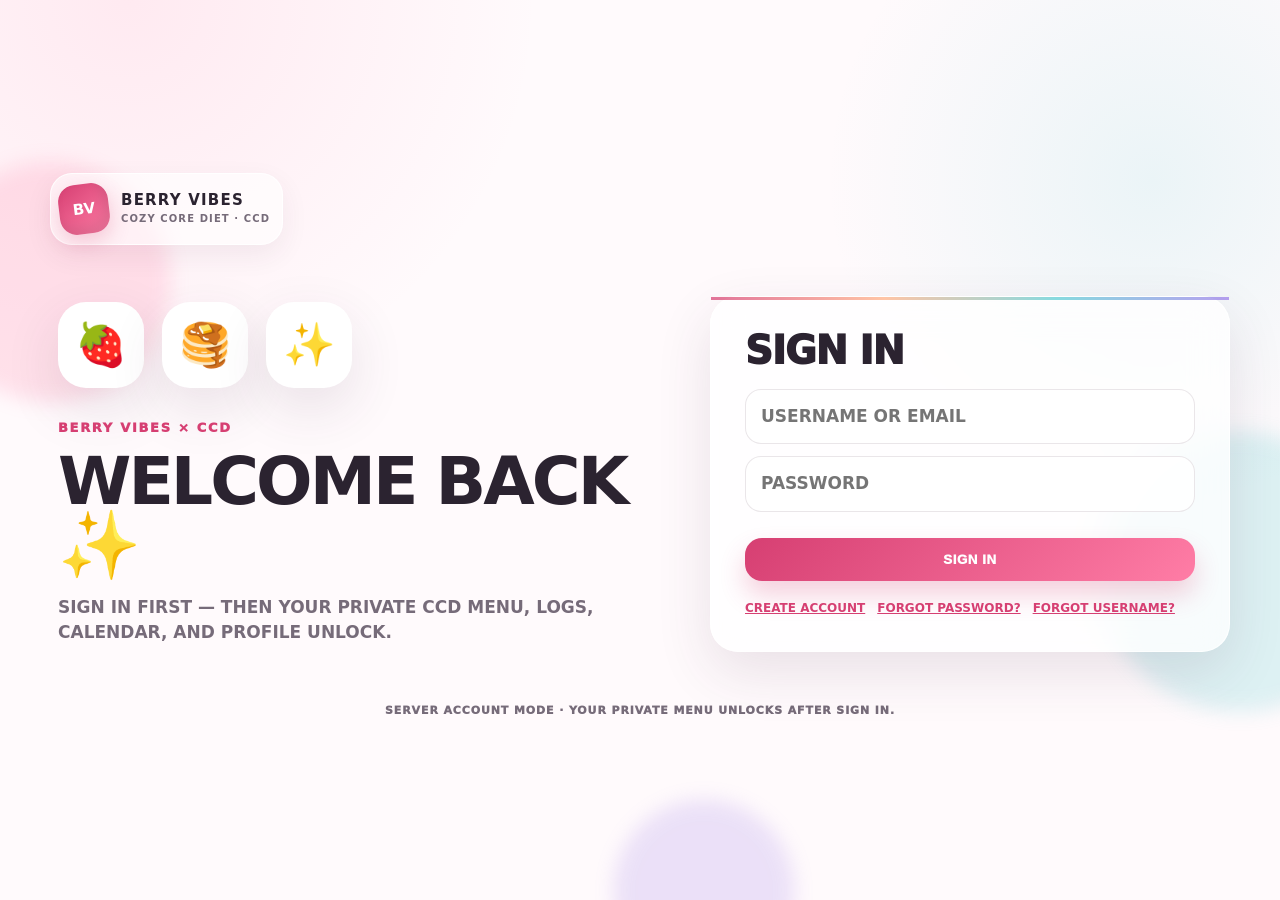
<file: index.html>
<!doctype html>
<html lang="en" data-theme="berry-cream">
<head>
<meta charset="utf-8"><meta name="viewport" content="width=device-width,initial-scale=1">
<meta name="description" content="Berry Vibes Studio Cozy Core Diet interactive website">
<title>Today · Berry Vibes CCD</title>
<link rel="stylesheet" href="style.css">
</head>
<body class="" data-page="index">
<div class="ambient ambient-a"></div><div class="ambient ambient-b"></div><div class="ambient ambient-c"></div>
<nav class="top-nav"><a class="brand" href="index.html"><span class="brand-orb">BV</span><span>BERRY VIBES × CCD</span></a><div class="nav-scroll"><a class="nav-link" href="index.html">TODAY</a><a class="nav-link" href="foods.html">FOOD</a><a class="nav-link" href="recipes.html">RECIPES</a><a class="nav-link" href="sotd.html">SOTD</a><a class="nav-link" href="exercise.html">MOVE</a><a class="nav-link" href="fasting.html">FASTING</a><a class="nav-link" href="restaurants.html">RESTAURANTS</a><a class="nav-link" href="grocery.html">GROCERY</a><a class="nav-link" href="battle.html">BATTLE</a><a class="nav-link" href="facts.html">FACTS</a><a class="nav-link" href="calendar.html">CALENDAR</a><a class="nav-link" href="period.html">PERIOD</a></div><a class="nav-auth" data-auth-link href="login.html">SIGN IN</a></nav>
<main class="page-shell">
<section class="homepage-cinematic" id="homepageCinematic" aria-label="Animated CCD visual gallery">
  <div id="heroGallerySlides" class="hero-gallery-slides"></div>
  <div class="hero-cinematic-shade"></div>
  <div class="hero-cinematic-content">
    <p class="hero-cinematic-kicker">BERRY VIBES × COZY CORE DIET</p>
    <h1 id="heroGalleryTitle">YOUR DAY, BUT VISUAL.</h1>
    <p id="heroGalleryMeta">FOOD · RECIPES · MOVEMENT · LITTLE MOMENTS</p>
    <div class="hero-cinematic-actions"><a class="btn hero-light" href="foods.html">OPEN FOOD LOG</a><a class="hero-watch" href="recipes.html"><span>▶</span> EXPLORE RECIPES</a></div>
  </div>
  <div class="hero-gallery-counter"><strong id="heroGalleryNumber">01</strong><span id="heroGalleryTotal">05</span></div>
  <div class="hero-gallery-controls"><button id="heroGalleryPrev" aria-label="Previous image">PREV</button><div id="heroGalleryDots" class="hero-gallery-dots"></div><button id="heroGalleryNext" aria-label="Next image">NEXT</button></div>
</section>

<section class="dashboard-hero kinetic-stage">
  <div class="hero-copy">
    <p class="eyebrow" id="dateLabel">TODAY</p>
    <h1 id="greeting">GOOD MORNING, DANIELLE ✨</h1>
    <p class="hero-sub">YOUR COZY CORE DIET CONTROL ROOM — LOG, MIX, MOVE, COMPARE, AND KEEP THE DAY VISUAL.</p>
    <div class="hero-actions"><a class="btn primary" href="foods.html">LOG FOOD</a><a class="btn ghost" href="recipes.html">OPEN RECIPE LAB</a></div>
  </div>
  <div class="orbit-scene" aria-hidden="true"><div class="orbit-ring ring-1"></div><div class="orbit-ring ring-2"></div><div class="float-chip chip-a">🥞</div><div class="float-chip chip-b">💧</div><div class="float-chip chip-c">🚶🏽‍♀️</div><div class="float-chip chip-d">🍪</div><div class="core-orb"><span>CCD</span><small>PLAY MODE</small></div></div>
</section>
<section class="metric-ribbon" id="todayMetrics"></section>
<section class="two-col dashboard-grid">
  <article class="glass-card tilt-card"><div class="section-kicker">HORIZONTAL MACRO VIEW</div><h2>MACROS SO FAR</h2><div id="macroBars" class="bar-stack"></div></article>
  <article class="glass-card tilt-card"><div class="section-kicker">HORIZONTAL FOOD PYRAMID</div><h2>CCD FOOD PYRAMID</h2><div id="pyramidBars" class="bar-stack"></div></article>
</section>
<section class="three-col">
  <article class="glass-card hydration-card"><div class="section-kicker">WATER</div><div class="hydration-title-row"><h2>HYDRATION FLOW 💧</h2><span class="hydration-goal">DAILY VISUAL</span></div><div class="hydration-score"><strong id="waterCount">0</strong><span>/ 5 BOTTLES</span></div><div class="hydration-meter" aria-label="Hydration progress"><div id="waterMeterFill" class="hydration-meter-fill"></div><div id="waterBottleSteps" class="hydration-bottle-steps"></div></div><p id="hydrationMessage" class="hydration-message">START YOUR WATER STORY ✨</p><div class="hydration-actions"><button data-water="1">+ 1 BOTTLE</button><button data-water="2">+ 2</button><button data-water="-1">UNDO</button></div></article>
  <article class="glass-card"><div class="section-kicker">MOVEMENT STAYS SEPARATE</div><h2>MOVE BURN</h2><div class="big-number" id="burnToday">0</div><p>KCAL ESTIMATED FROM TODAY'S LOGGED MOVEMENT.</p><a href="exercise.html" class="text-link">OPEN MOVEMENT →</a></article>
  <article class="glass-card"><div class="section-kicker">FASTING WINDOW</div><h2>LAST FAST</h2><div class="big-number smallish" id="fastSummary">—</div><p id="fastMeta">NO FAST LOGGED YET.</p><a href="fasting.html" class="text-link">LOG FAST →</a></article>
</section>
<section class="glass-card timeline-card"><div class="section-row"><div><div class="section-kicker">TODAY'S STORY</div><h2>LOG TIMELINE</h2></div><a class="btn tiny ghost" href="calendar.html">CALENDAR</a></div><div id="timeline" class="timeline"></div></section>
<section class="glass-card"><div class="section-row"><div><div class="section-kicker">REAL FOOD PHOTOGRAPHY</div><h2>QUICK FOOD PORTALS</h2></div><a class="text-link" href="foods.html">SEE ALL →</a></div><div id="photoPortal" class="photo-grid"></div></section>
<footer class="ccd-footer"><strong>LET’S MAKE...</strong><span>THE NEXT COZY THING 😋✨</span></footer>
</main>
<div id="toast" class="toast" aria-live="polite"></div>
<script src="config.js"></script><script src="data.js"></script><script src="script.js"></script>
</body></html>
</file>
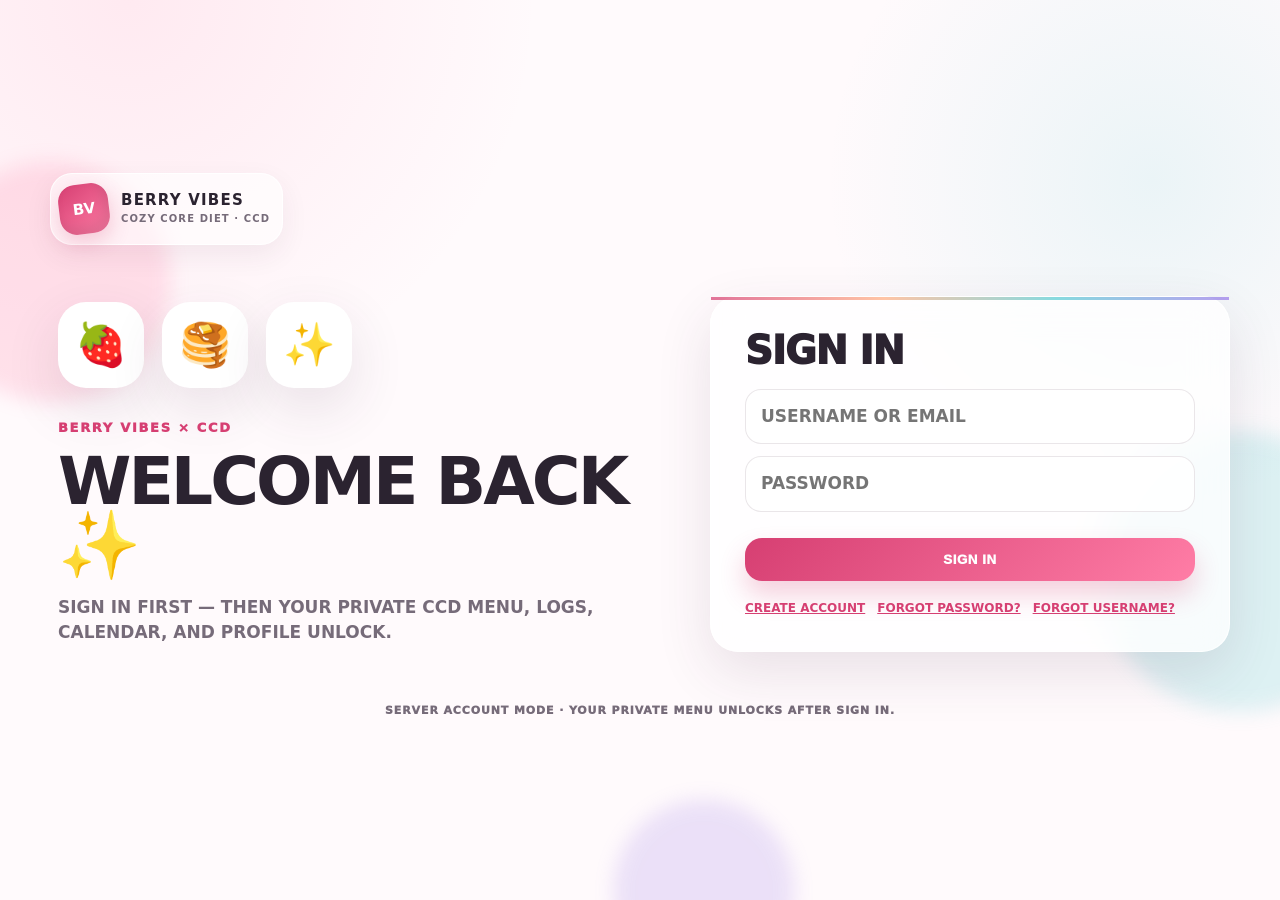
<file: battle.html>
<!doctype html>
<html lang="en" data-theme="berry-cream">
<head>
<meta charset="utf-8"><meta name="viewport" content="width=device-width,initial-scale=1">
<meta name="description" content="Berry Vibes Studio Cozy Core Diet interactive website">
<title>Food Battle · Berry Vibes CCD</title>
<link rel="stylesheet" href="style.css">
</head>
<body class="" data-page="battle">
<div class="ambient ambient-a"></div><div class="ambient ambient-b"></div><div class="ambient ambient-c"></div>
<nav class="top-nav"><a class="brand" href="index.html"><span class="brand-orb">BV</span><span>BERRY VIBES × CCD</span></a><div class="nav-scroll"><a class="nav-link" href="index.html">TODAY</a><a class="nav-link" href="foods.html">FOOD</a><a class="nav-link" href="recipes.html">RECIPES</a><a class="nav-link" href="sotd.html">SOTD</a><a class="nav-link" href="exercise.html">MOVE</a><a class="nav-link" href="fasting.html">FASTING</a><a class="nav-link" href="restaurants.html">RESTAURANTS</a><a class="nav-link" href="grocery.html">GROCERY</a><a class="nav-link" href="battle.html">BATTLE</a><a class="nav-link" href="facts.html">FACTS</a><a class="nav-link" href="calendar.html">CALENDAR</a><a class="nav-link" href="period.html">PERIOD</a></div><a class="nav-auth" data-auth-link href="login.html">SIGN IN</a></nav>
<main class="page-shell">
<section class="page-head"><p class="eyebrow">FOOD COMPARISON BATTLE</p><h1>CHOOSE TWO FOODS. PICK A METRIC. CROWN A WINNER. 👑</h1></section>
<section class="battle-console glass-card"><div class="battle-selectors"><select id="battleLeft" class="input"></select><div class="versus-orb">VS</div><select id="battleRight" class="input"></select></div><div class="segmented battle-metrics"><button data-battle-metric="calories" class="active">CALORIES</button><button data-battle-metric="protein">PROTEIN</button><button data-battle-metric="fiber">FIBER</button><button data-battle-metric="carbs">CARBS</button></div><div id="battleArena" class="battle-arena"></div><div id="battleWinner" class="winner-stage"></div></section>
<footer class="ccd-footer"><strong>LET’S MAKE...</strong><span>THE FOOD BATTLE DRAMATIC FOR NO REASON 😂👑</span></footer>
</main>
<div id="toast" class="toast" aria-live="polite"></div>
<script src="config.js"></script><script src="data.js"></script><script src="script.js"></script>
</body></html>
</file>
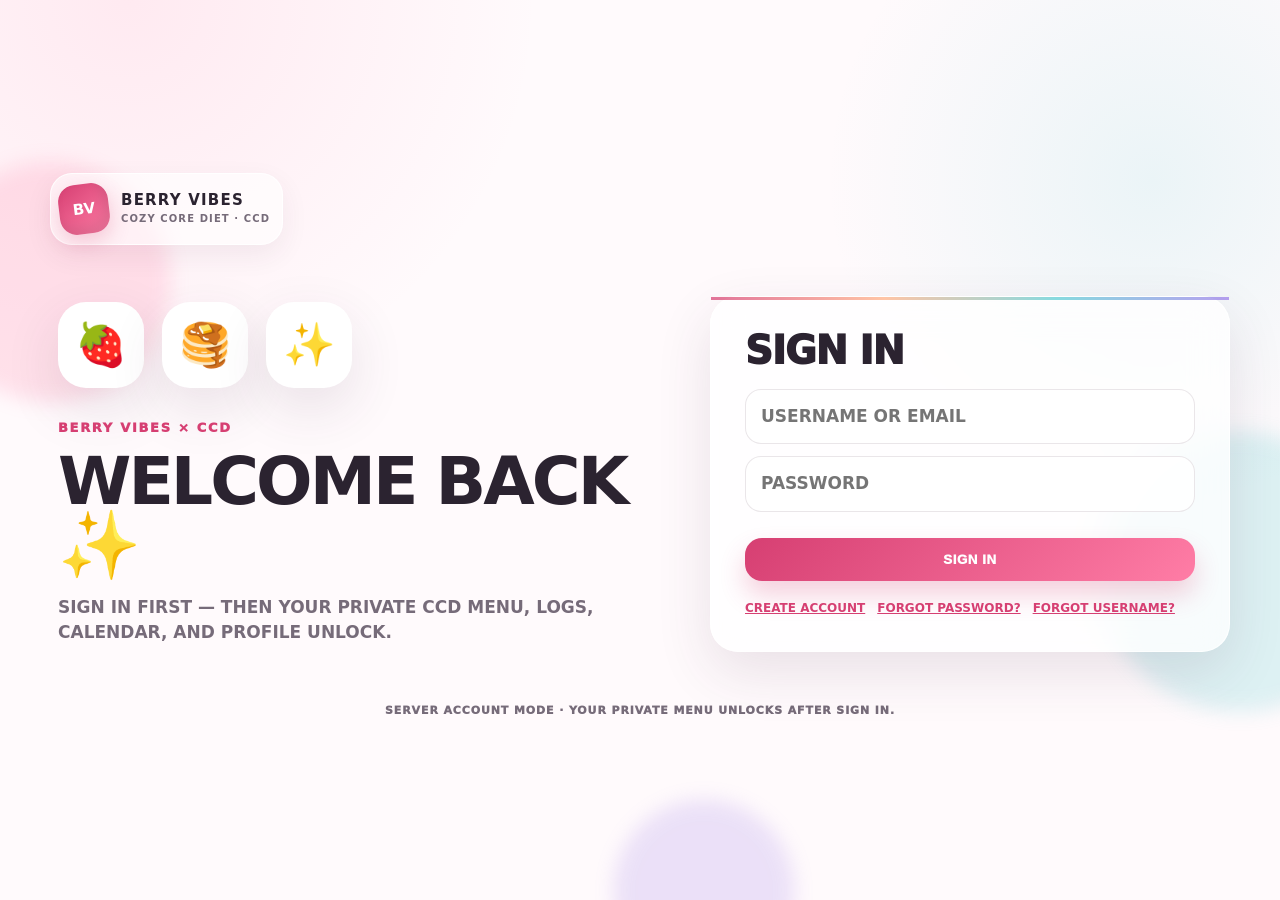
<file: calendar.html>
<!doctype html><html lang="en" data-theme="berry-cream"><head><meta charset="utf-8"><meta name="viewport" content="width=device-width,initial-scale=1"><meta name="description" content="Berry Vibes Studio Cozy Core Diet interactive website"><title>Calendar · Berry Vibes CCD</title><link rel="stylesheet" href="style.css"></head><body data-page="calendar"><div class="ambient ambient-a"></div><div class="ambient ambient-b"></div><div class="ambient ambient-c"></div><nav class="top-nav"><a class="brand" href="index.html"><span class="brand-orb">BV</span><span>BERRY VIBES × CCD</span></a><div class="nav-scroll"><a class="nav-link" href="index.html">TODAY</a><a class="nav-link" href="foods.html">FOOD</a><a class="nav-link" href="recipes.html">RECIPES</a><a class="nav-link" href="sotd.html">SOTD</a><a class="nav-link" href="exercise.html">MOVE</a><a class="nav-link" href="fasting.html">FASTING</a><a class="nav-link" href="restaurants.html">RESTAURANTS</a><a class="nav-link" href="grocery.html">GROCERY</a><a class="nav-link" href="battle.html">BATTLE</a><a class="nav-link" href="facts.html">FACTS</a><a class="nav-link" href="calendar.html">CALENDAR</a><a class="nav-link" href="period.html">PERIOD</a></div><a class="nav-auth" data-auth-link href="login.html">SIGN IN</a></nav><main class="page-shell"><section class="page-head"><p class="eyebrow">INTERACTIVE CALENDAR</p><h1>PLAN IT. EDIT IT. LOG IT. 📅✨</h1><p>FOOD, MOVEMENT, FASTING, RESTAURANTS, WATER AND YOUR OWN PLANS LIVE TOGETHER — WITH EDIT + DELETE CONTROLS.</p></section>
<section class="glass-card calendar-shell"><div class="calendar-head"><button id="calPrev" class="btn tiny ghost" type="button">←</button><h2 id="calTitle">MONTH</h2><button id="calNext" class="btn tiny ghost" type="button">→</button></div><div class="calendar-legend"><span><i class="legend-dot food"></i> FOOD</span><span><i class="legend-dot move"></i> MOVE</span><span><i class="legend-dot fast"></i> FAST</span><span><i class="legend-dot restaurant"></i> RESTAURANT</span><span><i class="legend-dot water"></i> WATER</span><span><i class="legend-dot plan"></i> PLAN</span></div><div class="weekdays"><span>SUN</span><span>MON</span><span>TUE</span><span>WED</span><span>THU</span><span>FRI</span><span>SAT</span></div><div id="calendarGrid" class="calendar-grid"></div></section>
<section class="two-col wide-left calendar-editor-layout"><article class="glass-card"><div class="section-kicker">SELECTED DAY</div><h2 id="selectedDayTitle">PICK A DATE</h2><div id="selectedDaySummary" class="day-summary-ribbon"></div><div id="selectedDayLogs" class="calendar-log-list"></div></article><aside class="glass-card sticky-card"><div class="section-kicker">PLAN SOMETHING</div><h2>ADD A PLAN</h2><input id="planTitle" class="input" placeholder="PLAN TITLE"><div class="form-grid"><select id="planType" class="input"><option value="meal">MEAL</option><option value="movement">MOVEMENT</option><option value="grocery">GROCERY</option><option value="recipe">RECIPE</option><option value="appointment">APPOINTMENT</option><option value="reminder">REMINDER</option><option value="other">OTHER</option></select><input id="planTime" class="input" type="time"></div><textarea id="planNote" class="input textarea" placeholder="NOTE · OPTIONAL"></textarea><button id="savePlanBtn" class="btn primary full">ADD TO SELECTED DAY</button><div class="section-kicker gap-top">WATER ON THIS DAY</div><div class="water-day-editor"><button id="waterDayMinus" class="icon-btn">−</button><strong id="selectedWaterCount">0 BOTTLES</strong><button id="waterDayPlus" class="icon-btn">+</button></div>
<div class="section-kicker gap-top">PHOTO OF FOOD I MADE</div><div class="calendar-photo-uploader"><input id="calendarFoodPhotoName" class="input" placeholder="FOOD / RECIPE NAME"><label class="upload-zone">📸 UPLOAD FOOD PHOTO<input id="calendarFoodPhotoInput" type="file" accept="image/*"></label><div id="calendarFoodPhotoPreview" class="upload-preview"></div><button id="saveCalendarFoodPhotoBtn" class="btn secondary full">ADD PHOTO TO SELECTED DAY</button></div></aside></section>
<dialog id="calendarEditDialog" class="recipe-dialog"><button class="dialog-close" data-close-dialog="calendarEditDialog">×</button><div class="dialog-content"><div class="section-kicker">EDIT LOG</div><h2 id="calendarEditHeading">EDIT ENTRY</h2><input id="editLogName" class="input" placeholder="NAME"><div class="form-grid"><input id="editLogDate" class="input" type="date"><input id="editLogTime" class="input" placeholder="TIME · E.G. 11:30 AM"><input id="editLogCalories" class="input" type="number" min="0" step="1" placeholder="CALORIES"><input id="editLogBurn" class="input" type="number" min="0" step="1" placeholder="BURN"><input id="editLogProtein" class="input" type="number" min="0" step="0.1" placeholder="PROTEIN"><input id="editLogCarbs" class="input" type="number" min="0" step="0.1" placeholder="CARBS"><input id="editLogFat" class="input" type="number" min="0" step="0.1" placeholder="FAT"><input id="editLogFiber" class="input" type="number" min="0" step="0.1" placeholder="FIBER"></div><textarea id="editLogNote" class="input textarea" placeholder="NOTE"></textarea><button id="saveEditedLogBtn" class="btn primary full">SAVE CHANGES</button></div></dialog>
<footer class="ccd-footer"><strong>LET’S MAKE...</strong><span>THE MONTH ACTUALLY EDITABLE 📅💗</span></footer></main><div id="toast" class="toast" aria-live="polite"></div><script src="config.js"></script><script src="data.js"></script><script src="script.js"></script></body></html>
</file>
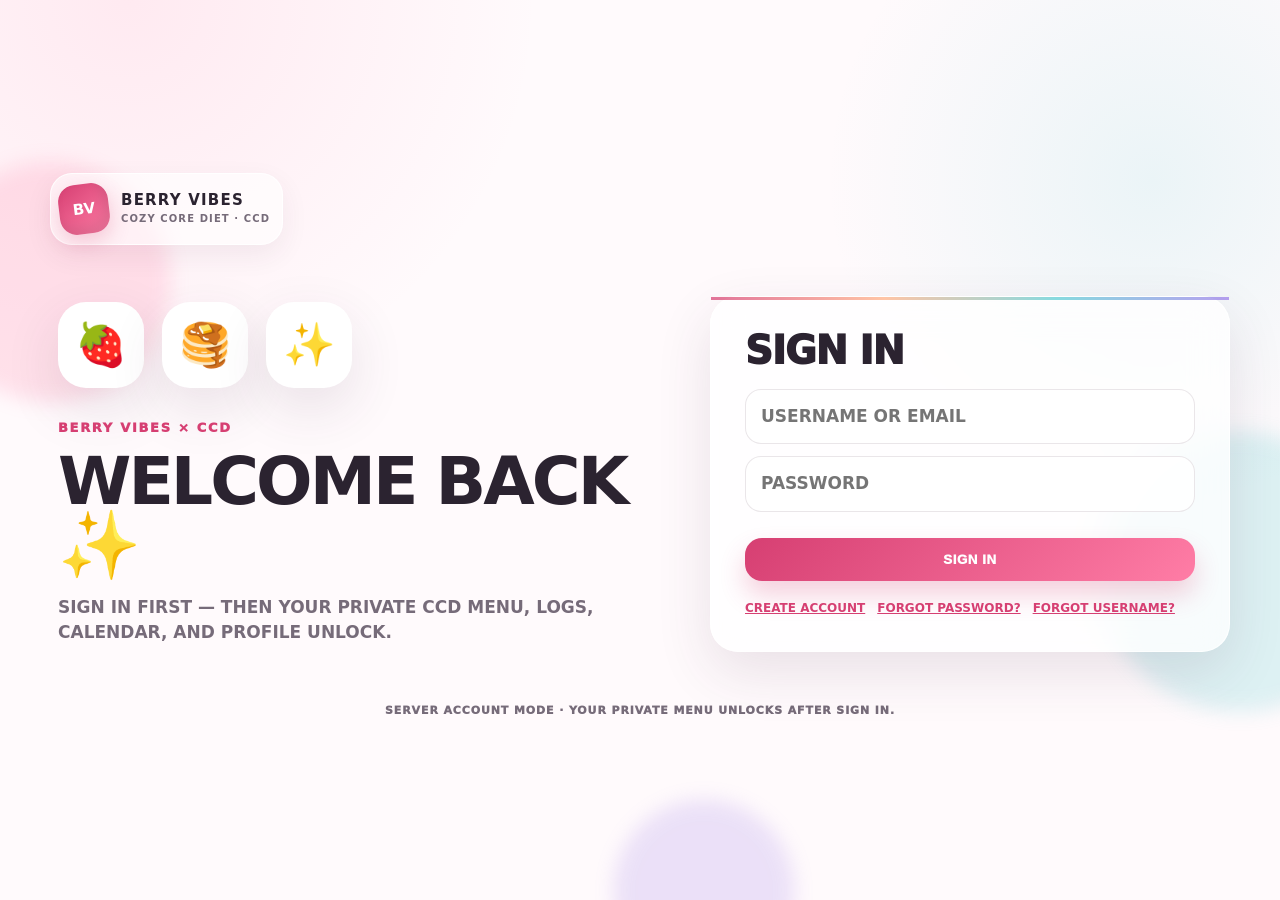
<file: exercise.html>
<!doctype html>
<html lang="en" data-theme="berry-cream">
<head>
<meta charset="utf-8"><meta name="viewport" content="width=device-width,initial-scale=1">
<meta name="description" content="Berry Vibes Studio Cozy Core Diet interactive website">
<title>Movement · Berry Vibes CCD</title>
<link rel="stylesheet" href="style.css">
</head>
<body class="" data-page="exercise">
<div class="ambient ambient-a"></div><div class="ambient ambient-b"></div><div class="ambient ambient-c"></div>
<nav class="top-nav"><a class="brand" href="index.html"><span class="brand-orb">BV</span><span>BERRY VIBES × CCD</span></a><div class="nav-scroll"><a class="nav-link" href="index.html">TODAY</a><a class="nav-link" href="foods.html">FOOD</a><a class="nav-link" href="recipes.html">RECIPES</a><a class="nav-link" href="sotd.html">SOTD</a><a class="nav-link" href="exercise.html">MOVE</a><a class="nav-link" href="fasting.html">FASTING</a><a class="nav-link" href="restaurants.html">RESTAURANTS</a><a class="nav-link" href="grocery.html">GROCERY</a><a class="nav-link" href="battle.html">BATTLE</a><a class="nav-link" href="facts.html">FACTS</a><a class="nav-link" href="calendar.html">CALENDAR</a><a class="nav-link" href="period.html">PERIOD</a></div><a class="nav-auth" data-auth-link href="login.html">SIGN IN</a></nav>
<main class="page-shell">
<section class="page-head"><p class="eyebrow">MOVEMENT</p><h1>PICK THE MOVE — CHOOSE START + FINISH TIME — DURATION AUTO-CALCULATES 💃🏽</h1><p>LOG THE REAL TIME WINDOW YOU EXERCISED. NO MANUAL DURATION OR CALORIE-BURN INPUT.</p></section>
<section class="two-col wide-left"><article class="glass-card"><div id="movementDeck" class="movement-deck"></div></article><aside class="glass-card sticky-card"><div class="section-kicker">MOVEMENT CONSOLE</div><div id="movementSelected" class="selected-food empty-state">PICK A MOVEMENT.</div>
<div class="movement-time-block gap-top">
  <div class="section-kicker">STARTED · WHAT TIME?</div>
  <div class="time-wheel compact-wheel" data-time-wheel id="movementStartTime" aria-label="Exercise start time"></div>
</div>
<div class="movement-time-block">
  <div class="section-kicker">FINISHED · WHAT TIME?</div>
  <div class="time-wheel compact-wheel" data-time-wheel data-offset-minutes="30" id="movementEndTime" aria-label="Exercise finish time"></div>
</div>
<div class="duration-console movement-duration-auto">
  <div class="duration-display"><strong id="movementDurationBig">30</strong><span>MINUTES TOTAL</span></div>
  <div class="time-range-readout"><span id="movementStartLabel">—</span><b>→</b><span id="movementEndLabel">—</span></div>
  <p class="duration-help">DURATION IS CALCULATED AUTOMATICALLY FROM YOUR START AND FINISH TIMES.</p>
</div>
<div class="burn-meter"><strong id="movementBurn">0</strong><span>EST. KCAL · AUTO FROM DURATION</span></div>
<button id="logMovementBtn" class="btn primary full">LOG MOVEMENT ✨</button></aside></section>
<section class="glass-card"><div class="section-kicker">TODAY'S MOVEMENT</div><h2>SEPARATE FROM MAINTENANCE GAP</h2><div id="movementHistory" class="mini-log-grid"></div></section>
<footer class="ccd-footer"><strong>LET’S MAKE...</strong><span>MOVEMENT FEEL PLAYABLE 🎵🩰</span></footer>
</main>
<div id="toast" class="toast" aria-live="polite"></div>
<script src="config.js"></script><script src="data.js"></script><script src="script.js"></script>
</body></html>
</file>
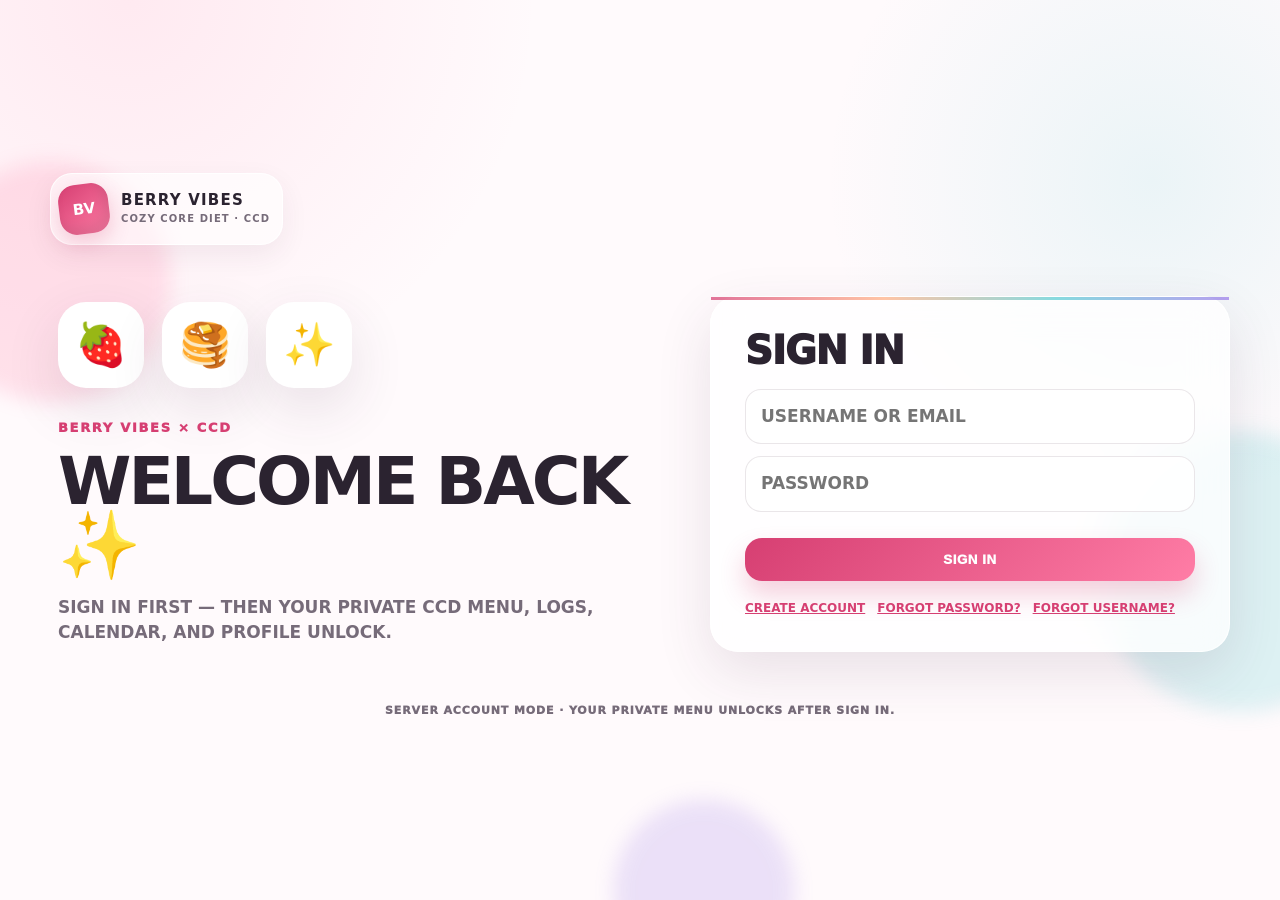
<file: facts.html>
<!doctype html>
<html lang="en" data-theme="berry-cream">
<head>
<meta charset="utf-8"><meta name="viewport" content="width=device-width,initial-scale=1">
<meta name="description" content="Berry Vibes Studio Cozy Core Diet interactive website">
<title>Facts · Berry Vibes CCD</title>
<link rel="stylesheet" href="style.css">
</head>
<body class="" data-page="facts">
<div class="ambient ambient-a"></div><div class="ambient ambient-b"></div><div class="ambient ambient-c"></div>
<nav class="top-nav"><a class="brand" href="index.html"><span class="brand-orb">BV</span><span>BERRY VIBES × CCD</span></a><div class="nav-scroll"><a class="nav-link" href="index.html">TODAY</a><a class="nav-link" href="foods.html">FOOD</a><a class="nav-link" href="recipes.html">RECIPES</a><a class="nav-link" href="sotd.html">SOTD</a><a class="nav-link" href="exercise.html">MOVE</a><a class="nav-link" href="fasting.html">FASTING</a><a class="nav-link" href="restaurants.html">RESTAURANTS</a><a class="nav-link" href="grocery.html">GROCERY</a><a class="nav-link" href="battle.html">BATTLE</a><a class="nav-link" href="facts.html">FACTS</a><a class="nav-link" href="calendar.html">CALENDAR</a><a class="nav-link" href="period.html">PERIOD</a></div><a class="nav-auth" data-auth-link href="login.html">SIGN IN</a></nav>
<main class="page-shell">
<section class="page-head"><p class="eyebrow">DAILY CCD LINES</p><h1>THREE DAILY RECIPE LINES + THREE MOVEMENT LINES 💡</h1><p>THE DAILY SET CHANGES WITH THE DATE. YOU CAN ALSO PICK A RECIPE OR MOVEMENT FOR ITS OWN THREE-LINER SET.</p></section>
<section class="two-col"><article class="glass-card"><div class="section-kicker">TODAY'S RECIPE THREE</div><div id="dailyRecipeFacts" class="fact-stack"></div></article><article class="glass-card"><div class="section-kicker">TODAY'S MOVEMENT THREE</div><div id="dailyMovementFacts" class="fact-stack"></div></article></section>
<section class="two-col"><article class="glass-card"><h2>PICK A RECIPE</h2><select id="factRecipeSelect" class="input"></select><div id="selectedRecipeFacts" class="fact-stack"></div></article><article class="glass-card"><h2>PICK A MOVEMENT</h2><select id="factMovementSelect" class="input"></select><div id="selectedMovementFacts" class="fact-stack"></div></article></section>
<footer class="ccd-footer"><strong>LET’S MAKE...</strong><span>THE LITTLE DETAILS FUN ✨</span></footer>
</main>
<div id="toast" class="toast" aria-live="polite"></div>
<script src="config.js"></script><script src="data.js"></script><script src="script.js"></script>
</body></html>
</file>
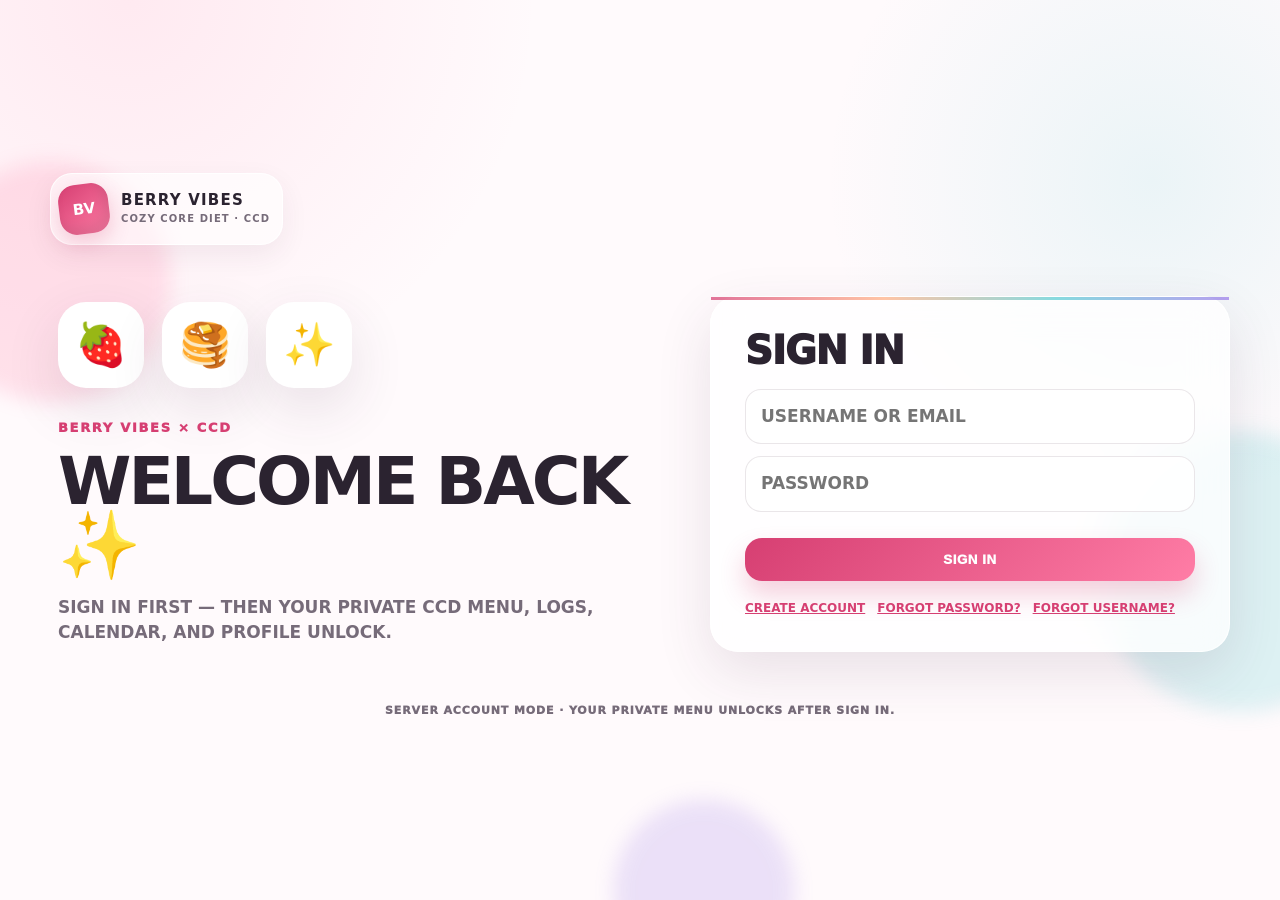
<file: fasting.html>
<!doctype html>
<html lang="en" data-theme="berry-cream">
<head>
<meta charset="utf-8"><meta name="viewport" content="width=device-width,initial-scale=1">
<meta name="description" content="Berry Vibes Studio Cozy Core Diet interactive website">
<title>Fasting · Berry Vibes CCD</title>
<link rel="stylesheet" href="style.css">
</head>
<body class="" data-page="fasting">
<div class="ambient ambient-a"></div><div class="ambient ambient-b"></div><div class="ambient ambient-c"></div>
<nav class="top-nav"><a class="brand" href="index.html"><span class="brand-orb">BV</span><span>BERRY VIBES × CCD</span></a><div class="nav-scroll"><a class="nav-link" href="index.html">TODAY</a><a class="nav-link" href="foods.html">FOOD</a><a class="nav-link" href="recipes.html">RECIPES</a><a class="nav-link" href="sotd.html">SOTD</a><a class="nav-link" href="exercise.html">MOVE</a><a class="nav-link" href="fasting.html">FASTING</a><a class="nav-link" href="restaurants.html">RESTAURANTS</a><a class="nav-link" href="grocery.html">GROCERY</a><a class="nav-link" href="battle.html">BATTLE</a><a class="nav-link" href="facts.html">FACTS</a><a class="nav-link" href="calendar.html">CALENDAR</a><a class="nav-link" href="period.html">PERIOD</a></div><a class="nav-auth" data-auth-link href="login.html">SIGN IN</a></nav>
<main class="page-shell">
<section class="page-head"><p class="eyebrow">FASTING</p><h1>FASTING WINDOW LOG — NO COUNTDOWN TIMER ⏳</h1><p>CHOOSE A FAST TYPE, THEN USE THE SAME SCROLL-WHEEL TIME INPUT FOR START + BREAK.</p></section>
<section class="glass-card"><div id="fastPresetDeck" class="fast-preset-deck"></div></section>
<section class="glass-card fasting-quick-card">
  <div class="fasting-quick-copy">
    <span class="last-meal-fast-icon">🍽️</span>
    <div><div class="section-kicker">SMART START</div><h2>START MY FAST AFTER MY LAST MEAL</h2><p>THE WEBSITE FINDS YOUR LATEST TIMED FOOD, SNACK/SOTD, OR RESTAURANT LOG FOR THAT DAY, STARTS THE FAST AT THAT TIME, AND LOGS THE START IMMEDIATELY.</p></div>
  </div>
  <div class="fasting-quick-grid">
    <div class="last-meal-date-row"><label for="fastStartDate">DAY</label><input id="fastStartDate" class="input compact-date" type="date"></div>
    <div id="lastMealFastStatus" class="last-meal-fast-status">SELECT A DATE, THEN I’LL FIND YOUR LAST MEAL.</div>
    <button id="startFastAfterLastMealBtn" class="btn last-meal-btn" type="button"><span>🍽️</span><span>START FAST AFTER MY LAST MEAL</span><span>✨</span></button>
  </div>
</section>
<section class="fasting-workspace">
  <article class="glass-card fasting-panel fasting-start-panel">
    <div class="fasting-panel-head"><div><div class="section-kicker">MANUAL START</div><h2>CHOOSE A START TIME</h2></div><span class="fasting-step">01</span></div>
    <p class="fasting-panel-copy">USE THIS ONLY WHEN YOU WANT TO SET THE FAST START YOURSELF.</p>
    <div class="time-wheel fasting-time-wheel" data-time-wheel id="fastStartTime"></div>
    <button id="saveFastStartBtn" class="btn secondary full fasting-save-btn">START + LOG FAST</button>
  </article>
  <article class="glass-card fasting-panel fasting-break-panel">
    <div class="fasting-panel-head"><div><div class="section-kicker">BREAK FAST</div><h2>WHEN DID YOU BREAK IT?</h2></div><span class="fasting-step">02</span></div>
    <div class="fast-break-date-card"><label for="fastBreakDate">BREAK DATE</label><input id="fastBreakDate" class="input compact-date" type="date"></div>
    <div class="time-wheel fasting-time-wheel" data-time-wheel id="fastBreakTime"></div>
    <button id="saveFastBreakBtn" class="btn primary full fasting-save-btn">BREAK + LOG FAST</button>
    <div class="fasting-helper-note"><span>✨</span><p>YOUR FAST LENGTH IS CALCULATED AUTOMATICALLY FROM THE SAVED START → BREAK TIME.</p></div>
  </article>
</section>
<section class="glass-card"><div class="section-kicker">FAST START + BREAK HISTORY</div><div id="fastHistory" class="mini-log-grid"></div></section>
<footer class="ccd-footer"><strong>LET’S MAKE...</strong><span>TIME INPUT SMOOTH, NOT BORING ✨</span></footer>
</main>
<div id="toast" class="toast" aria-live="polite"></div>
<script src="config.js"></script><script src="data.js"></script><script src="script.js"></script>
</body></html>
</file>
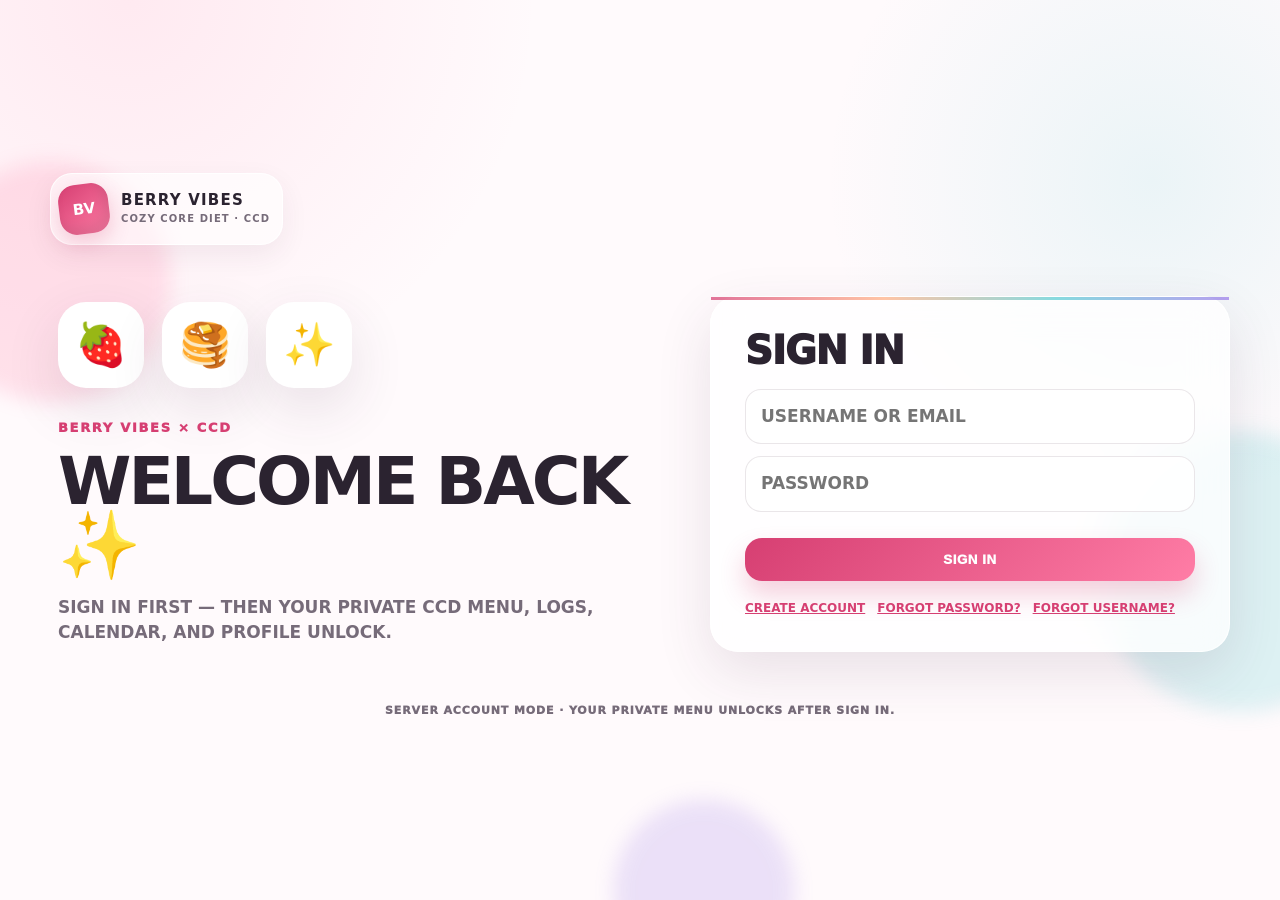
<file: foods.html>
<!doctype html>
<html lang="en" data-theme="berry-cream">
<head>
<meta charset="utf-8"><meta name="viewport" content="width=device-width,initial-scale=1">
<meta name="description" content="Berry Vibes Studio Cozy Core Diet interactive website">
<title>Food Log · Berry Vibes CCD</title>
<link rel="stylesheet" href="style.css">
</head>
<body class="" data-page="foods">
<div class="ambient ambient-a"></div><div class="ambient ambient-b"></div><div class="ambient ambient-c"></div>
<nav class="top-nav"><a class="brand" href="index.html"><span class="brand-orb">BV</span><span>BERRY VIBES × CCD</span></a><div class="nav-scroll"><a class="nav-link" href="index.html">TODAY</a><a class="nav-link" href="foods.html">FOOD</a><a class="nav-link" href="recipes.html">RECIPES</a><a class="nav-link" href="sotd.html">SOTD</a><a class="nav-link" href="exercise.html">MOVE</a><a class="nav-link" href="fasting.html">FASTING</a><a class="nav-link" href="restaurants.html">RESTAURANTS</a><a class="nav-link" href="grocery.html">GROCERY</a><a class="nav-link" href="battle.html">BATTLE</a><a class="nav-link" href="facts.html">FACTS</a><a class="nav-link" href="calendar.html">CALENDAR</a><a class="nav-link" href="period.html">PERIOD</a></div><a class="nav-auth" data-auth-link href="login.html">SIGN IN</a></nav>
<main class="page-shell">
<section class="page-head"><p class="eyebrow">FOOD LOG</p><h1>SCROLL THE TIME. PICK THE FOOD. LOG IT. 🍽️</h1><p>KNOWN CCD FOODS USE BUILT-IN NUTRITION — NO MANUAL MACRO TYPING.</p></section>
<section class="two-col wide-left food-log-layout">
 <article class="glass-card food-picker-card"><div class="section-kicker">1 · PICK A FOOD</div><div class="search-row"><input id="foodSearch" class="input" placeholder="SEARCH CCD + MY CUSTOM FOODS"><select id="mealSlot" class="input" aria-label="Choose meal type"><option value="BREAKFAST">BREAKFAST</option><option value="LUNCH">LUNCH</option><option value="SNACK">SNACK</option><option value="SOTD">SOTD</option><option value="DINNER">DINNER</option></select></div><div id="mealFilterStatus" class="meal-filter-status" aria-live="polite"></div><div id="foodResults" class="food-deck"></div></article>
 <aside class="glass-card sticky-card food-detail-card"><div class="section-kicker">2 · LOG DETAILS</div><div id="selectedFood" class="selected-food empty-state">CHOOSE A FOOD CARD.</div><label class="field-label">SERVINGS <span id="foodServingLabel">1.0×</span></label><input id="foodServing" type="range" min="0.25" max="4" step="0.25" value="1"><div id="foodNutritionPreview" class="mini-macros"></div><div class="section-kicker gap-top">3 · DRINK WITH THIS FOOD · OPTIONAL</div>
<div class="drink-console">
  <select id="drinkPreset" class="input" aria-label="Drink with this food">
    <option value="none">NO DRINK</option>
    <option value="water">WATER</option>
    <option value="cinnamon-coffee">HOT CINNAMON COFFEE</option>
    <option value="orange-juice">ORANGE JUICE</option>
    <option value="skim-milk">SKIM MILK</option>
    <option value="custom">OTHER / CUSTOM DRINK</option>
  </select>
  <div id="drinkPresetFields" class="drink-preset-fields" hidden>
    <label class="field-label">DRINK SERVING <span id="drinkServingLabel">1.0×</span></label>
    <input id="drinkServing" type="range" min="0.5" max="3" step="0.5" value="1">
    <div id="drinkNutritionPreview" class="mini-macros drink-macros"></div>
  </div>
  <div id="drinkCustomFields" class="drink-custom-fields" hidden>
    <input id="drinkCustomName" class="input" placeholder="DRINK NAME · E.G. HOMEMADE ICED TEA">
    <input id="drinkCustomAmount" class="input" placeholder="AMOUNT · E.G. 1 BOTTLE, 1/2 CUP, 12 OZ">
  </div>
  <div id="drinkSummary" class="drink-summary">NO DRINK ADDED.</div>
</div>
<div class="section-kicker gap-top">4 · WHEN?</div><div class="time-wheel" data-time-wheel id="foodTime"></div><div class="section-kicker gap-top">5 · OPTIONAL FOOD / RECIPE-CARD PHOTOS</div><label class="upload-zone">📸 FOOD PHOTO<input id="foodPhoto" type="file" accept="image/*"></label><label class="upload-zone">🗂️ RECIPE CARD IMAGE<input id="recipeCardPhoto" type="file" accept="image/*"></label><div id="uploadPreview" class="upload-preview"></div><button id="logFoodBtn" class="btn primary full">LOG FOOD + DRINK ✨</button></aside>
</section>
<section class="glass-card recipe-remix-wide">
  <div class="section-row remix-head">
    <div><div class="section-kicker">RECIPE MODIFICATION · OPTIONAL</div><h2>MAKE A VERSION THAT ACTUALLY FITS WHAT YOU MADE ✨</h2></div>
    <span class="gallery-note">ORIGINAL → MODIFIED · AUTO CALORIE COMPARISON</span>
  </div>
  <div class="recipe-remix-layout">
    <div class="recipe-remix-notes">
      <label class="recipe-change-label" for="recipeChangeNote">THE ONLY THING I CHANGED FROM THE RECIPE I CREATED WAS....</label>
      <textarea id="recipeChangeNote" class="input textarea" maxlength="800" placeholder="EXAMPLE: I USED A WHOLE EGG, ADDED CINNAMON, AND USED 2 TBSP SOUR CREAM INSTEAD."></textarea>
      <input id="modifiedRecipeName" class="input" placeholder="OPTIONAL NAME FOR THIS VERSION · E.G. CINNAMON SOUR-CREAM PANCAKES">
      <div class="recipe-calorie-compare">
        <div><span>ORIGINAL RECIPE</span><strong id="recipeBaseCalories">— KCAL</strong></div>
        <div class="calorie-arrow">→</div>
        <div><span>YOUR MODIFIED VERSION</span><strong id="modifiedCalories">— KCAL</strong><small id="calorieDelta">0 KCAL CHANGE</small></div>
      </div>
    </div>
    <div class="recipe-remix-calc">
      <div class="section-kicker">CALCULATE WHAT CHANGED</div>
      <p class="tiny-note">ADD OR REMOVE INGREDIENT AMOUNTS BELOW. THE WEBSITE RECALCULATES YOUR MODIFIED CALORIES + MACROS AGAINST THE ORIGINAL RECIPE.</p>
      <div class="mod-calc-row">
        <select id="modIngredientSelect" class="input"></select>
        <select id="modIngredientAction" class="input"><option value="add">ADD</option><option value="remove">REMOVE</option></select>
        <input id="modIngredientQty" class="input" type="number" min="0.01" step="0.25" value="1" aria-label="Ingredient quantity">
        <button id="addModIngredientBtn" class="btn secondary" type="button">APPLY</button>
      </div>
      <div id="modAdjustments" class="mod-adjustment-list"></div>
      <div class="recipe-change-actions">
        <button id="saveModifiedRecipeBtn" class="btn secondary">SAVE MODIFIED VERSION</button>
        <button id="clearRecipeChangeBtn" class="btn ghost">CLEAR</button>
      </div>
    </div>
  </div>
</section>
<section class="glass-card custom-food-studio"><div class="section-row"><div><div class="section-kicker">ADD MY OWN FOOD</div><h2>NEW RECIPE OR NEW SNACK ✨</h2></div><span class="gallery-note">SAVE · EDIT · LOG AGAIN</span></div>
<p class="large-copy compact-copy">MADE SOMETHING NEW OR ATE A SNACK THAT ISN’T IN THE CCD VAULT? ADD IT HERE ONCE AND IT BECOMES A REUSABLE FOOD CARD.</p>
<div class="form-grid custom-food-grid"><select id="customFoodType" class="input"><option value="recipe">CUSTOM RECIPE I MADE</option><option value="snack">NEW SNACK I ATE</option></select><select id="customFoodMeal" class="input"><option>BREAKFAST</option><option>LUNCH</option><option>SNACK</option><option>SOTD</option><option>DINNER</option></select><input id="customFoodName" class="input" placeholder="NAME · E.G. MY CINNAMON WAFFLE"><input id="customFoodServing" class="input" placeholder="SERVING / YIELD · E.G. 1 PLATE OR 3 PANCAKES"></div>
<textarea id="customFoodIngredients" class="input textarea" placeholder="INGREDIENTS OR WHAT WAS IN IT · ONE PER LINE (OPTIONAL FOR A SIMPLE SNACK)"></textarea>
<textarea id="customFoodNotes" class="input textarea compact-textarea" placeholder="WHAT IT TASTES LIKE / WHAT TO EXPECT · NOTES · BRAND · VARIATION"></textarea>
<div class="nutrition-entry-grid"><label>CALORIES<input id="customFoodCalories" class="input" type="number" min="0" step="1" placeholder="0"></label><label>CARBS<input id="customFoodCarbs" class="input" type="number" min="0" step="0.1" placeholder="G"></label><label>PROTEIN<input id="customFoodProtein" class="input" type="number" min="0" step="0.1" placeholder="G"></label><label>FAT<input id="customFoodFat" class="input" type="number" min="0" step="0.1" placeholder="G"></label><label>FIBER<input id="customFoodFiber" class="input" type="number" min="0" step="0.1" placeholder="G"></label></div>
<label class="upload-zone">📸 OPTIONAL PHOTO<input id="customFoodPhoto" type="file" accept="image/*"></label><div id="customFoodPhotoPreview" class="upload-preview"></div><button id="saveCustomFoodBtn" class="btn primary full">SAVE TO MY FOOD VAULT ✨</button>
<div class="section-kicker gap-top">MY CUSTOM FOOD VAULT</div><div id="customFoodVault" class="modified-recipe-grid"></div></section>
<section class="glass-card"><div class="section-row"><div><div class="section-kicker">MY MODIFIED RECIPES</div><h2>VERSIONS I ACTUALLY MADE</h2></div><span class="gallery-note">EDIT · LOAD · DELETE</span></div><div id="modifiedRecipeVault" class="modified-recipe-grid"></div></section>
<section class="glass-card"><div class="section-kicker">RECENT FOOD LOGS</div><h2>YOUR LATEST BITES</h2><div id="recentFoods" class="mini-log-grid"></div></section>
<footer class="ccd-footer"><strong>LET’S MAKE...</strong><span>THE FOOD LOG FEEL LIKE A LITTLE GAME 🎮🍴</span></footer>
</main>
<div id="toast" class="toast" aria-live="polite"></div>
<script src="config.js"></script><script src="data.js"></script><script src="script.js"></script>
</body></html>
</file>
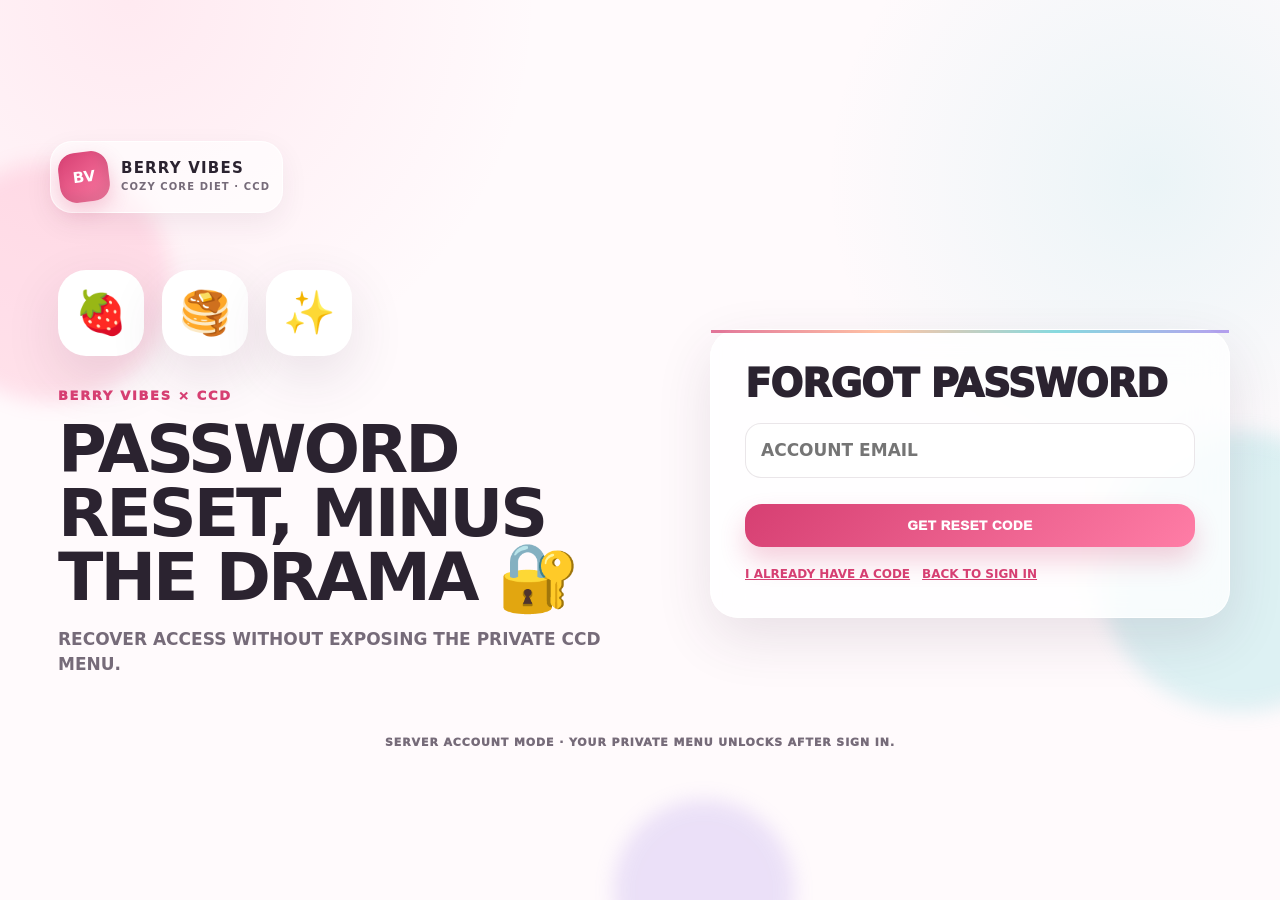
<file: forgot-password.html>
<!doctype html>
<html lang="en" data-theme="berry-cream">
<head>
<meta charset="utf-8"><meta name="viewport" content="width=device-width,initial-scale=1">
<meta name="description" content="Berry Vibes Studio Cozy Core Diet interactive website">
<title>FORGOT PASSWORD · Berry Vibes CCD</title>
<link rel="stylesheet" href="style.css">
</head>
<body class="auth-page" data-page="forgot-password">
<div class="ambient ambient-a"></div><div class="ambient ambient-b"></div><div class="ambient ambient-c"></div>
<main class="auth-page-shell">
  <a class="auth-brand-lockup" href="login.html" aria-label="Berry Vibes CCD sign in">
    <span class="brand-orb auth-brand-orb">BV</span>
    <span class="auth-brand-copy"><strong>BERRY VIBES</strong><small>COZY CORE DIET · CCD</small></span>
  </a>
  <section class="auth-shell">
    <div class="auth-art">
      <div class="auth-orbit" aria-hidden="true"><span>🍓</span><span>🥞</span><span>✨</span></div>
      <p class="eyebrow">BERRY VIBES × CCD</p>
      <h1>PASSWORD RESET, MINUS THE DRAMA 🔐</h1>
      <p>RECOVER ACCESS WITHOUT EXPOSING THE PRIVATE CCD MENU.</p>
    </div>
    <article class="glass-card auth-card"><h2>FORGOT PASSWORD</h2><form id="forgotPasswordForm" class="auth-form"><input id="recoveryEmail" class="input" type="email" autocomplete="email" placeholder="ACCOUNT EMAIL" required><button class="btn primary full" type="submit">GET RESET CODE</button></form><div class="auth-links"><a href="reset-password.html">I ALREADY HAVE A CODE</a><a href="login.html">BACK TO SIGN IN</a></div><div id="authMessage" class="auth-message" aria-live="polite"></div></article>
  </section>
  <p class="auth-mode-note" id="authModeNote">YOUR MENU UNLOCKS ONLY AFTER YOU SIGN IN.</p>
</main>
<div id="toast" class="toast" aria-live="polite"></div>
<script src="config.js"></script><script src="data.js"></script><script src="script.js"></script>
</body></html>
</file>
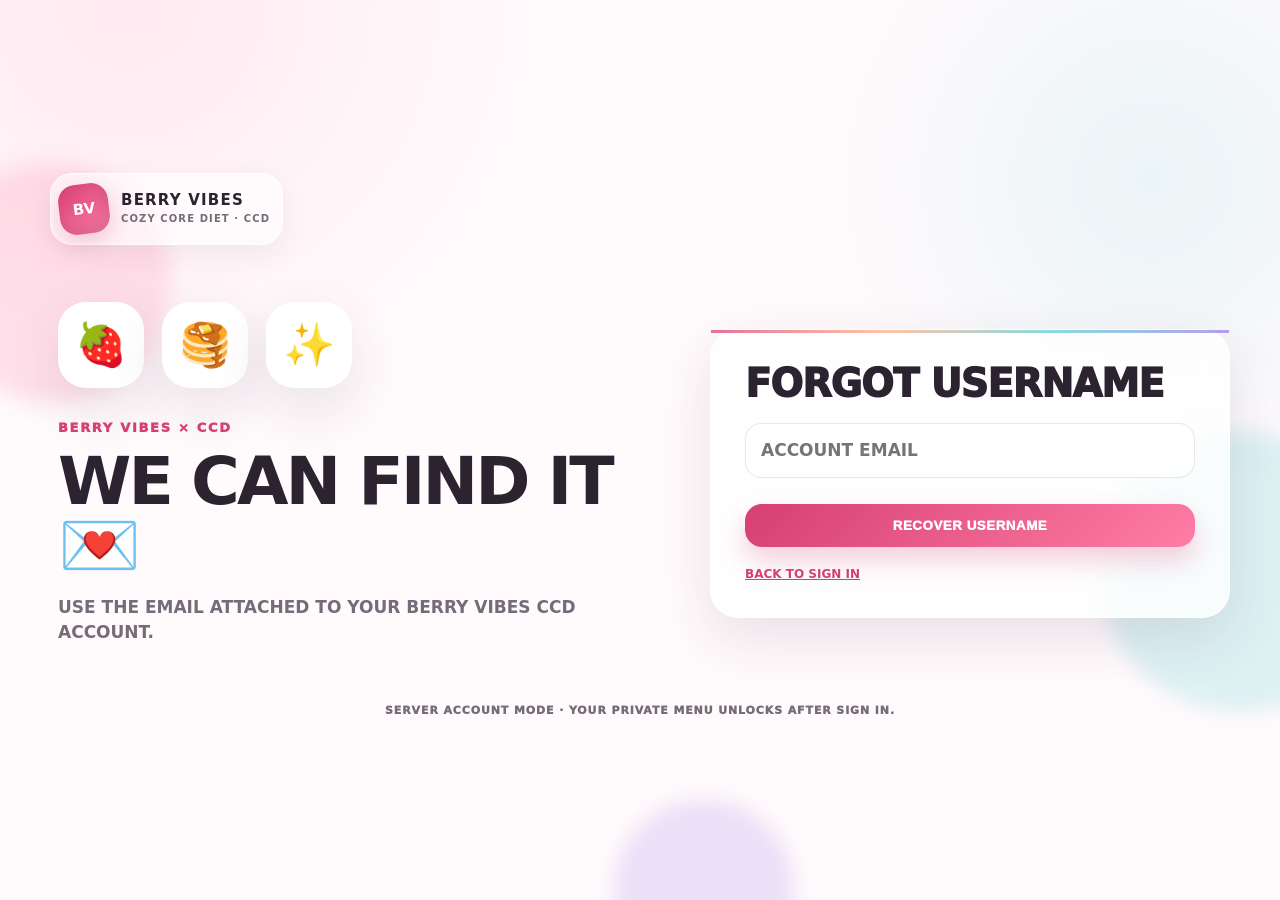
<file: forgot-username.html>
<!doctype html>
<html lang="en" data-theme="berry-cream">
<head>
<meta charset="utf-8"><meta name="viewport" content="width=device-width,initial-scale=1">
<meta name="description" content="Berry Vibes Studio Cozy Core Diet interactive website">
<title>FORGOT USERNAME · Berry Vibes CCD</title>
<link rel="stylesheet" href="style.css">
</head>
<body class="auth-page" data-page="forgot-username">
<div class="ambient ambient-a"></div><div class="ambient ambient-b"></div><div class="ambient ambient-c"></div>
<main class="auth-page-shell">
  <a class="auth-brand-lockup" href="login.html" aria-label="Berry Vibes CCD sign in">
    <span class="brand-orb auth-brand-orb">BV</span>
    <span class="auth-brand-copy"><strong>BERRY VIBES</strong><small>COZY CORE DIET · CCD</small></span>
  </a>
  <section class="auth-shell">
    <div class="auth-art">
      <div class="auth-orbit" aria-hidden="true"><span>🍓</span><span>🥞</span><span>✨</span></div>
      <p class="eyebrow">BERRY VIBES × CCD</p>
      <h1>WE CAN FIND IT 💌</h1>
      <p>USE THE EMAIL ATTACHED TO YOUR BERRY VIBES CCD ACCOUNT.</p>
    </div>
    <article class="glass-card auth-card"><h2>FORGOT USERNAME</h2><form id="forgotUsernameForm" class="auth-form"><input id="usernameRecoveryEmail" class="input" type="email" autocomplete="email" placeholder="ACCOUNT EMAIL" required><button class="btn primary full" type="submit">RECOVER USERNAME</button></form><div class="auth-links"><a href="login.html">BACK TO SIGN IN</a></div><div id="authMessage" class="auth-message" aria-live="polite"></div></article>
  </section>
  <p class="auth-mode-note" id="authModeNote">YOUR MENU UNLOCKS ONLY AFTER YOU SIGN IN.</p>
</main>
<div id="toast" class="toast" aria-live="polite"></div>
<script src="config.js"></script><script src="data.js"></script><script src="script.js"></script>
</body></html>
</file>
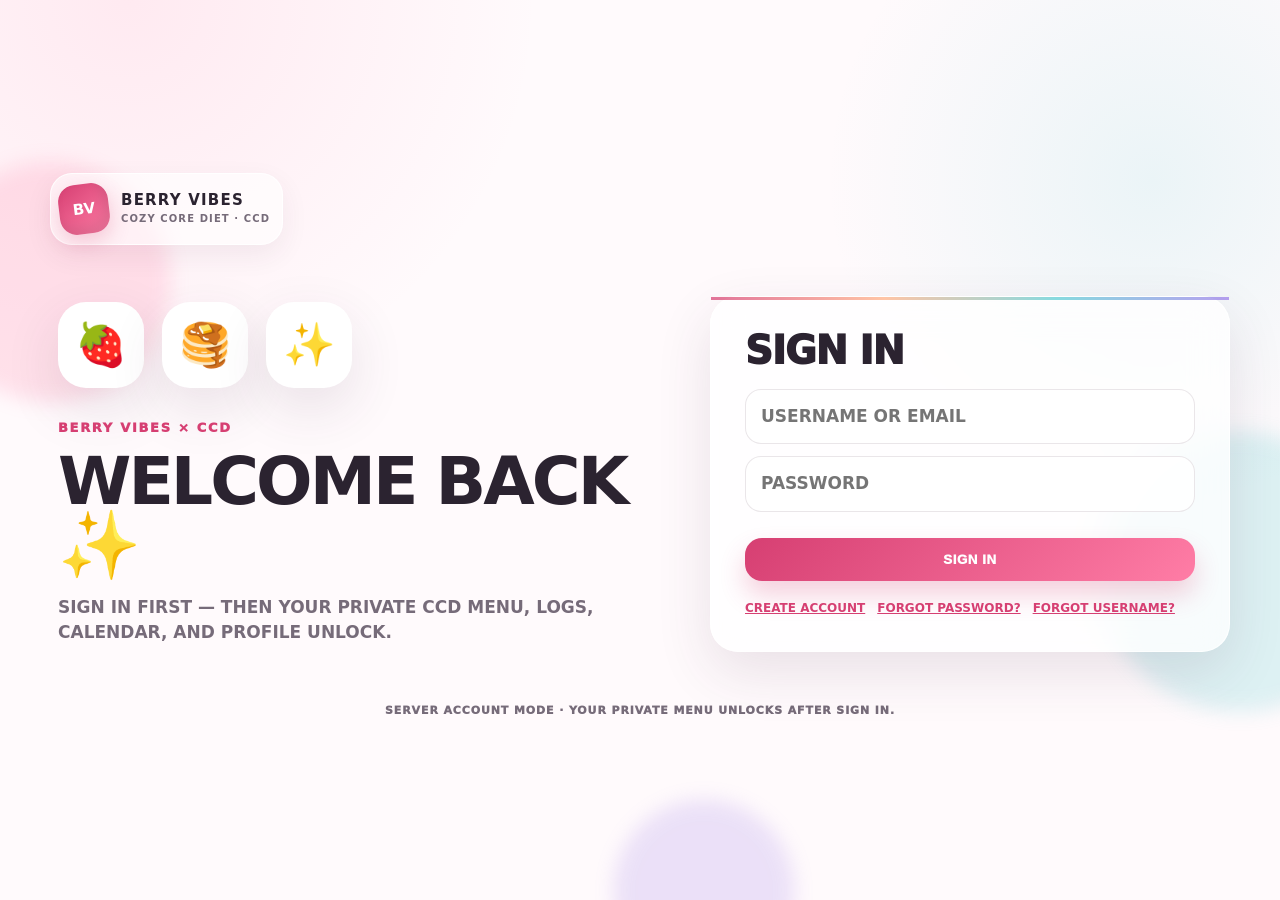
<file: grocery.html>
<!doctype html><html lang="en" data-theme="berry-cream"><head><meta charset="utf-8"><meta name="viewport" content="width=device-width,initial-scale=1"><meta name="description" content="Berry Vibes Studio Cozy Core Diet interactive website"><title>Grocery · Berry Vibes CCD</title><link rel="stylesheet" href="style.css"></head><body data-page="grocery"><div class="ambient ambient-a"></div><div class="ambient ambient-b"></div><div class="ambient ambient-c"></div><nav class="top-nav"><a class="brand" href="index.html"><span class="brand-orb">BV</span><span>BERRY VIBES × CCD</span></a><div class="nav-scroll"><a class="nav-link" href="index.html">TODAY</a><a class="nav-link" href="foods.html">FOOD</a><a class="nav-link" href="recipes.html">RECIPES</a><a class="nav-link" href="sotd.html">SOTD</a><a class="nav-link" href="exercise.html">MOVE</a><a class="nav-link" href="fasting.html">FASTING</a><a class="nav-link" href="restaurants.html">RESTAURANTS</a><a class="nav-link" href="grocery.html">GROCERY</a><a class="nav-link" href="battle.html">BATTLE</a><a class="nav-link" href="facts.html">FACTS</a><a class="nav-link" href="calendar.html">CALENDAR</a><a class="nav-link" href="period.html">PERIOD</a></div><a class="nav-auth" data-auth-link href="login.html">SIGN IN</a></nav><main class="page-shell"><section class="page-head"><p class="eyebrow">GROCERY</p><h1>BUILD YOUR CCD GROCERY SHELF 🛒🍓</h1><p>ADD INGREDIENTS, PLAN QUANTITIES, SAVE FAVORITES, BUILD A CART, AND GET DAILY RECIPE IDEAS.</p></section>
<section class="grocery-toolbar glass-card"><div class="search-row"><input id="grocerySearch" class="input" placeholder="SEARCH INGREDIENTS"><select id="groceryCategory" class="input"><option value="all">ALL CATEGORIES</option><option>BAKING</option><option>DAIRY</option><option>PROTEIN</option><option>GRAINS</option><option>PRODUCE</option><option>DRINKS</option><option>PANTRY</option></select></div><div class="grocery-tabs"><button class="btn tiny primary" data-grocery-view="store">STORE</button><button class="btn tiny ghost" data-grocery-view="wishlist">WISHLIST <span id="groceryWishCount">0</span></button><button class="btn tiny ghost" data-grocery-view="saved">SAVED <span id="grocerySavedCount">0</span></button><button class="btn tiny ghost" data-grocery-view="cart">CART <span id="groceryCartCount">0</span></button></div></section>
<section class="two-col wide-left grocery-layout"><article class="glass-card"><div class="section-row"><div><div class="section-kicker">STORE SHELVES</div><h2 id="groceryViewTitle">INGREDIENT MARKET</h2></div><button id="openIngredientForm" class="btn tiny ghost">+ NEW INGREDIENT</button></div><div id="groceryGrid" class="grocery-grid"></div></article><aside class="glass-card sticky-card"><div class="section-kicker">DAILY RECOMMENDATIONS</div><h2>TODAY'S RECIPE PICKS</h2><div id="groceryRecipeRecommendations" class="recommendation-stack"></div><div class="section-kicker gap-top">RECOMMENDED INGREDIENTS</div><div id="groceryItemRecommendations" class="recommendation-stack"></div><div class="section-kicker gap-top">CART SUMMARY</div><div id="groceryCartSummary" class="cart-summary"></div><button id="groceryCheckoutBtn" class="btn primary full">CHECK OUT / BUY ITEMS</button><p class="tiny-note">LOCAL GROCERY PLANNING CHECKOUT — THIS DOES NOT CHARGE A CARD OR PLACE A RETAILER ORDER.</p></aside></section>
<section class="glass-card"><div class="section-kicker">PURCHASE HISTORY</div><h2>BOUGHT / RESTOCKED</h2><div id="groceryPurchaseHistory" class="mini-log-grid"></div></section>
<dialog id="ingredientDialog" class="recipe-dialog"><button class="dialog-close" data-close-dialog="ingredientDialog">×</button><div class="dialog-content"><div class="section-kicker">NEW GROCERY INGREDIENT</div><h2>ADD WHAT YOU ACTUALLY USE</h2><div class="form-grid"><input id="ingredientName" class="input" placeholder="INGREDIENT NAME"><select id="ingredientCategory" class="input"><option>BAKING</option><option>DAIRY</option><option>PROTEIN</option><option>GRAINS</option><option>PRODUCE</option><option>DRINKS</option><option>PANTRY</option></select><input id="ingredientUnit" class="input" placeholder="UNIT · E.G. TBSP / CARTON / BAG"><input id="ingredientPrice" class="input" type="number" min="0" step="0.01" placeholder="PRICE"><input id="ingredientCalories" class="input" type="number" min="0" step="1" placeholder="CALORIES PER UNIT"><input id="ingredientProtein" class="input" type="number" min="0" step="0.1" placeholder="PROTEIN"><input id="ingredientCarbs" class="input" type="number" min="0" step="0.1" placeholder="CARBS"><input id="ingredientFat" class="input" type="number" min="0" step="0.1" placeholder="FAT"><input id="ingredientFiber" class="input" type="number" min="0" step="0.1" placeholder="FIBER"></div><textarea id="ingredientDescription" class="input textarea" placeholder="DESCRIPTION / HOW YOU USE IT"></textarea><label class="upload-zone">📸 INGREDIENT PHOTO<input id="ingredientPhoto" type="file" accept="image/*"></label><button id="saveIngredientBtn" class="btn primary full">SAVE INGREDIENT</button></div></dialog>
<dialog id="groceryDetailDialog" class="recipe-dialog"><button class="dialog-close" data-close-dialog="groceryDetailDialog">×</button><div id="groceryDetailContent" class="dialog-content"></div></dialog>
<footer class="ccd-footer"><strong>LET’S MAKE...</strong><span>THE NEXT LITTLE THING FEEL GOOD ✨</span></footer></main><div id="toast" class="toast" aria-live="polite"></div><script src="config.js"></script><script src="data.js"></script><script src="script.js"></script></body></html>
</file>
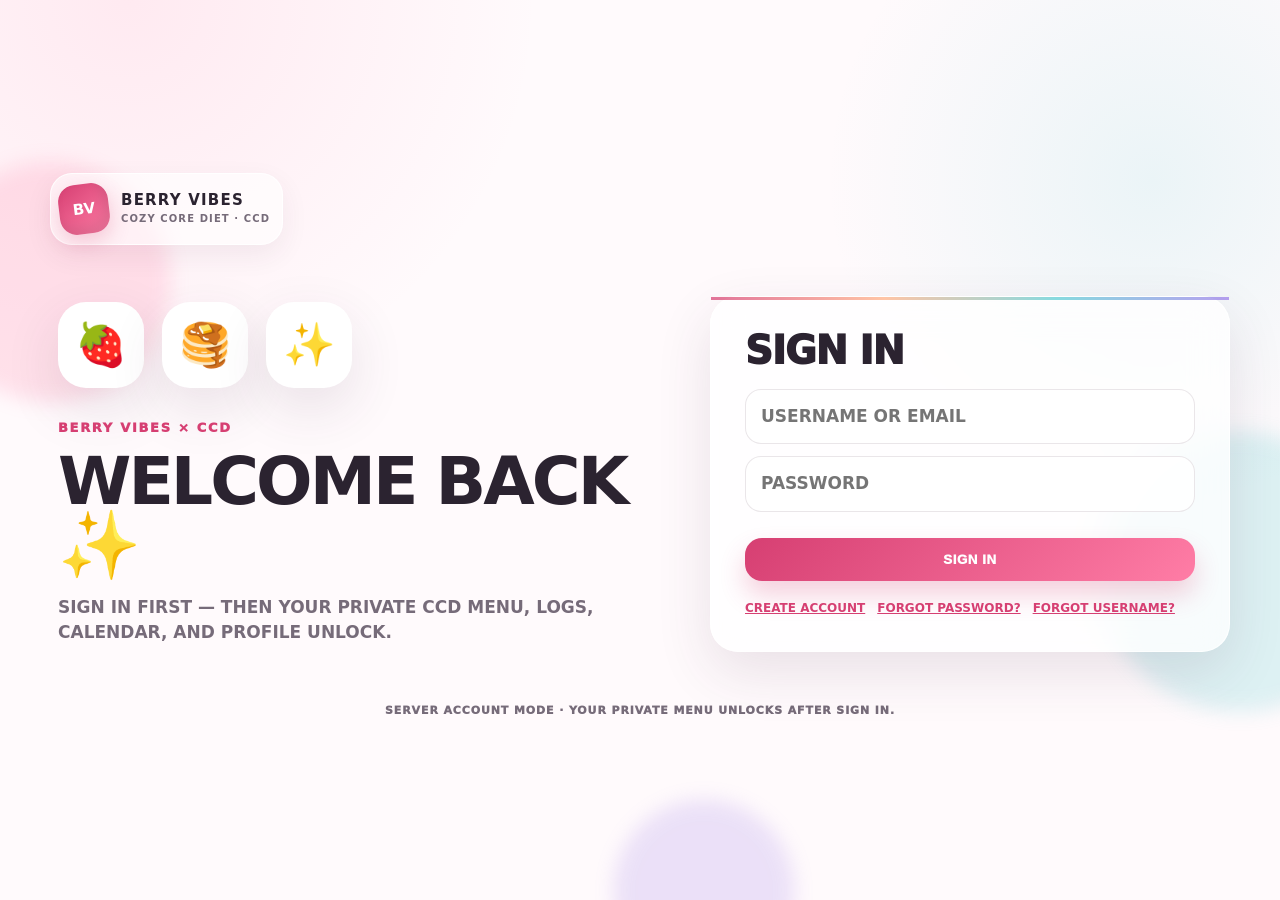
<file: login.html>
<!doctype html>
<html lang="en" data-theme="berry-cream">
<head>
<meta charset="utf-8"><meta name="viewport" content="width=device-width,initial-scale=1">
<meta name="description" content="Berry Vibes Studio Cozy Core Diet interactive website">
<title>SIGN IN · Berry Vibes CCD</title>
<link rel="stylesheet" href="style.css">
</head>
<body class="auth-page" data-page="login">
<div class="ambient ambient-a"></div><div class="ambient ambient-b"></div><div class="ambient ambient-c"></div>
<main class="auth-page-shell">
  <a class="auth-brand-lockup" href="login.html" aria-label="Berry Vibes CCD sign in">
    <span class="brand-orb auth-brand-orb">BV</span>
    <span class="auth-brand-copy"><strong>BERRY VIBES</strong><small>COZY CORE DIET · CCD</small></span>
  </a>
  <section class="auth-shell">
    <div class="auth-art">
      <div class="auth-orbit" aria-hidden="true"><span>🍓</span><span>🥞</span><span>✨</span></div>
      <p class="eyebrow">BERRY VIBES × CCD</p>
      <h1>WELCOME BACK ✨</h1>
      <p>SIGN IN FIRST — THEN YOUR PRIVATE CCD MENU, LOGS, CALENDAR, AND PROFILE UNLOCK.</p>
    </div>
    <article class="glass-card auth-card"><h2>SIGN IN</h2><form id="loginForm" class="auth-form"><input id="loginIdentity" class="input" autocomplete="username" placeholder="USERNAME OR EMAIL" required><input id="loginPassword" class="input" type="password" autocomplete="current-password" placeholder="PASSWORD" required><button class="btn primary full" type="submit">SIGN IN</button></form><div class="auth-links"><a href="signup.html">CREATE ACCOUNT</a><a href="forgot-password.html">FORGOT PASSWORD?</a><a href="forgot-username.html">FORGOT USERNAME?</a></div><div id="authMessage" class="auth-message" aria-live="polite"></div></article>
  </section>
  <p class="auth-mode-note" id="authModeNote">YOUR MENU UNLOCKS ONLY AFTER YOU SIGN IN.</p>
</main>
<div id="toast" class="toast" aria-live="polite"></div>
<script src="config.js"></script><script src="data.js"></script><script src="script.js"></script>
</body></html>
</file>
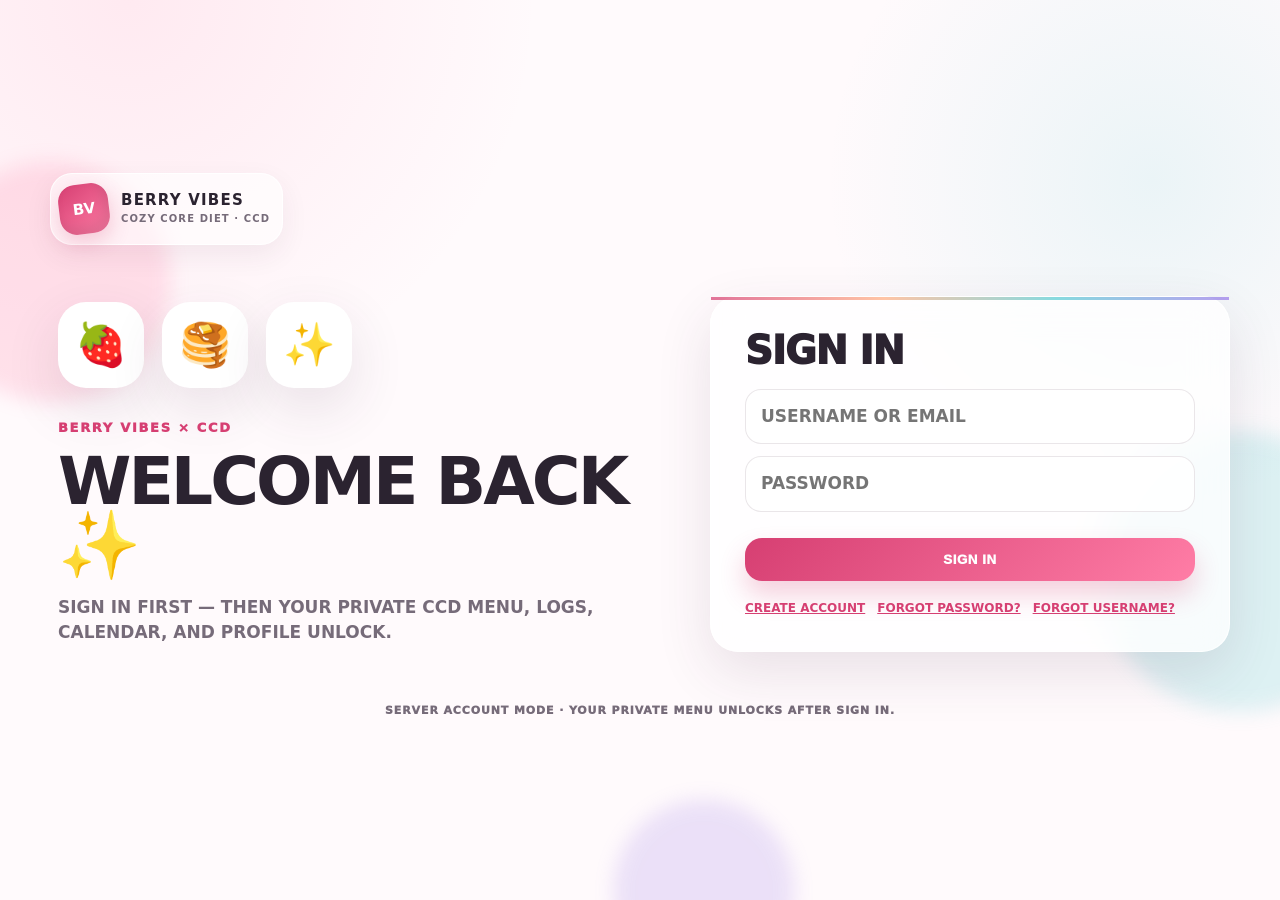
<file: period.html>
<!doctype html><html lang="en" data-theme="berry-cream"><head><meta charset="utf-8"><meta name="viewport" content="width=device-width,initial-scale=1"><meta name="description" content="Berry Vibes Studio Cozy Core Diet interactive website"><title>Period Tracker · Berry Vibes CCD</title><link rel="stylesheet" href="style.css"></head><body data-page="period"><div class="ambient ambient-a"></div><div class="ambient ambient-b"></div><div class="ambient ambient-c"></div><nav class="top-nav"><a class="brand" href="index.html"><span class="brand-orb">BV</span><span>BERRY VIBES × CCD</span></a><div class="nav-scroll"><a class="nav-link" href="index.html">TODAY</a><a class="nav-link" href="foods.html">FOOD</a><a class="nav-link" href="recipes.html">RECIPES</a><a class="nav-link" href="sotd.html">SOTD</a><a class="nav-link" href="exercise.html">MOVE</a><a class="nav-link" href="fasting.html">FASTING</a><a class="nav-link" href="restaurants.html">RESTAURANTS</a><a class="nav-link" href="grocery.html">GROCERY</a><a class="nav-link" href="battle.html">BATTLE</a><a class="nav-link" href="facts.html">FACTS</a><a class="nav-link" href="calendar.html">CALENDAR</a><a class="nav-link" href="period.html">PERIOD</a></div><a class="nav-auth" data-auth-link href="login.html">SIGN IN</a></nav><main class="page-shell"><section class="page-head"><p class="eyebrow">PERIOD TRACKER</p><h1>YOUR CYCLE, VISUAL AND EDITABLE 🌸📅</h1><p>TRACK PERIOD DAYS, FLOW, SYMPTOMS, MOOD, NOTES, AND A SIMPLE NEXT-PERIOD ESTIMATE.</p></section>
<section class="period-hero glass-card"><div id="periodStatusCards" class="period-status-grid"></div></section>
<section class="two-col wide-left"><article class="glass-card"><div class="section-kicker">LOG A CYCLE DAY</div><h2>HOW IS TODAY / THIS DATE?</h2><div class="form-grid"><input id="periodLogDate" class="input" type="date"><select id="periodFlow" class="input"><option value="none">NO BLEEDING</option><option value="spotting">SPOTTING</option><option value="light">LIGHT FLOW</option><option value="medium">MEDIUM FLOW</option><option value="heavy">HEAVY FLOW</option></select><select id="periodMood" class="input"><option value="">MOOD · OPTIONAL</option><option>CALM</option><option>HAPPY</option><option>LOW ENERGY</option><option>IRRITABLE</option><option>EMOTIONAL</option><option>FOCUSED</option></select><input id="periodPain" class="input" type="range" min="0" max="10" step="1" value="0"></div><div class="field-label">PAIN / CRAMP LEVEL <span id="periodPainLabel">0 / 10</span></div><div id="periodSymptomDeck" class="symptom-deck"><button data-symptom="CRAMPS">CRAMPS</button><button data-symptom="BLOATING">BLOATING</button><button data-symptom="HEADACHE">HEADACHE</button><button data-symptom="BACK PAIN">BACK PAIN</button><button data-symptom="FATIGUE">FATIGUE</button><button data-symptom="CRAVINGS">CRAVINGS</button><button data-symptom="DIZZINESS">DIZZINESS</button><button data-symptom="ACNE">ACNE</button></div><textarea id="periodNotes" class="input textarea" placeholder="NOTES · OPTIONAL"></textarea><button id="savePeriodDay" class="btn primary full">SAVE CYCLE DAY</button></article><aside class="glass-card sticky-card"><div class="section-kicker">PERIOD RANGE</div><h2>MARK A PERIOD</h2><label class="field-label">START DATE</label><input id="periodStartDate" class="input" type="date"><label class="field-label">END DATE</label><input id="periodEndDate" class="input" type="date"><div class="form-grid gap-top"><input id="averageCycleLength" class="input" type="number" min="20" max="45" value="28" placeholder="AVG CYCLE DAYS"><input id="averagePeriodLength" class="input" type="number" min="1" max="10" value="5" placeholder="AVG PERIOD DAYS"></div><button id="savePeriodRange" class="btn secondary full">SAVE PERIOD RANGE</button><p class="tiny-note">ESTIMATES ARE FOR PERSONAL TRACKING ONLY. THEY ARE NOT A CONTRACEPTION OR MEDICAL PREDICTION TOOL.</p></aside></section>
<section class="glass-card calendar-shell period-calendar-shell"><div class="calendar-head"><button id="periodCalPrev" class="btn tiny ghost">←</button><h2 id="periodCalTitle">MONTH</h2><button id="periodCalNext" class="btn tiny ghost">→</button></div><div class="weekdays"><span>SUN</span><span>MON</span><span>TUE</span><span>WED</span><span>THU</span><span>FRI</span><span>SAT</span></div><div id="periodCalendarGrid" class="calendar-grid"></div></section>
<section class="glass-card"><div class="section-kicker">CYCLE HISTORY</div><h2>YOUR SAVED DAYS & PERIODS</h2><div id="periodHistory" class="mini-log-grid"></div></section>
<footer class="ccd-footer"><strong>LET’S MAKE...</strong><span>THE NEXT LITTLE THING FEEL GOOD ✨</span></footer></main><div id="toast" class="toast" aria-live="polite"></div><script src="config.js"></script><script src="data.js"></script><script src="script.js"></script></body></html>
</file>
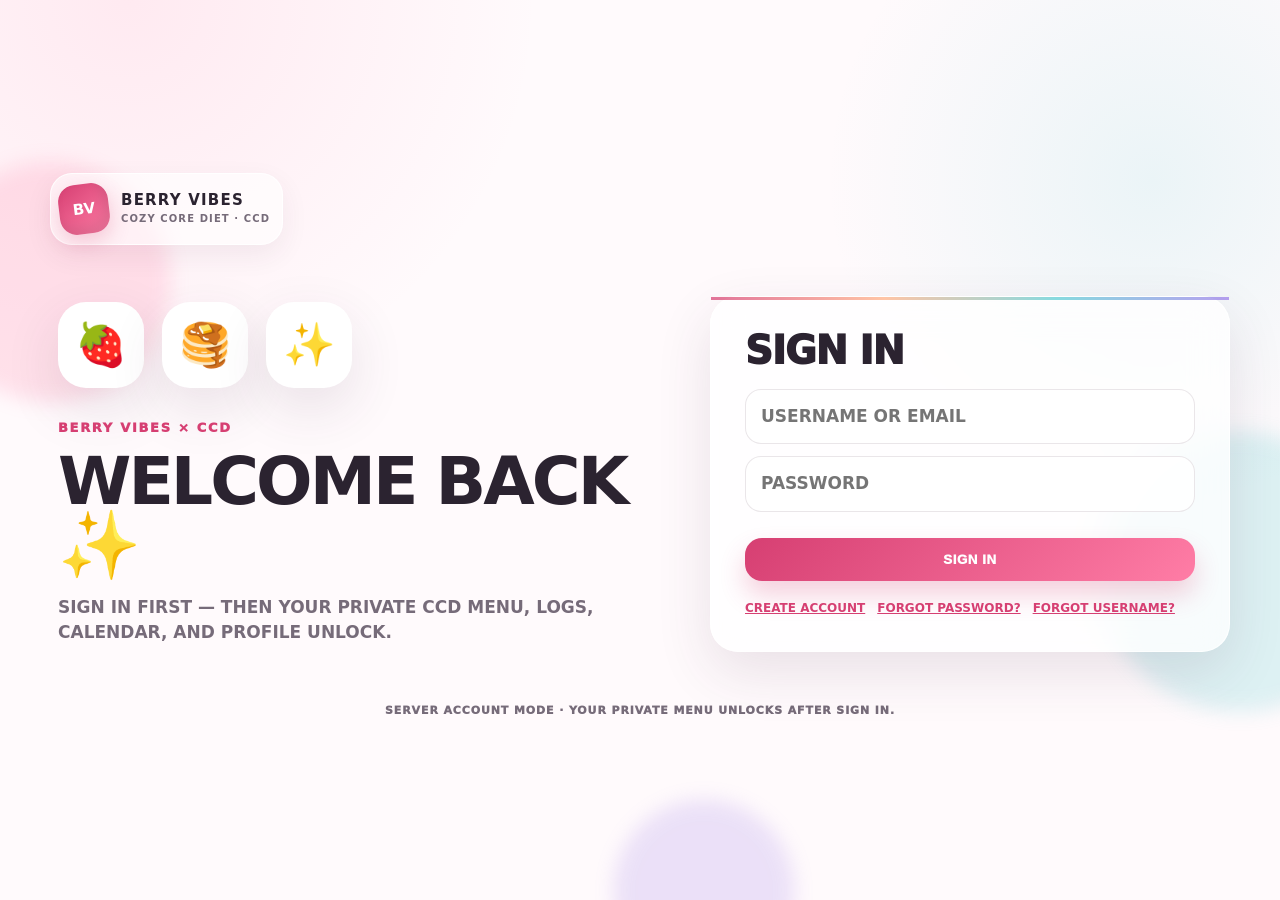
<file: recipes.html>
<!doctype html>
<html lang="en" data-theme="berry-cream">
<head>
<meta charset="utf-8"><meta name="viewport" content="width=device-width,initial-scale=1">
<meta name="description" content="Berry Vibes Studio Cozy Core Diet interactive website">
<title>Recipes · Berry Vibes CCD</title>
<link rel="stylesheet" href="style.css">
</head>
<body class="" data-page="recipes">
<div class="ambient ambient-a"></div><div class="ambient ambient-b"></div><div class="ambient ambient-c"></div>
<nav class="top-nav"><a class="brand" href="index.html"><span class="brand-orb">BV</span><span>BERRY VIBES × CCD</span></a><div class="nav-scroll"><a class="nav-link" href="index.html">TODAY</a><a class="nav-link" href="foods.html">FOOD</a><a class="nav-link" href="recipes.html">RECIPES</a><a class="nav-link" href="sotd.html">SOTD</a><a class="nav-link" href="exercise.html">MOVE</a><a class="nav-link" href="fasting.html">FASTING</a><a class="nav-link" href="restaurants.html">RESTAURANTS</a><a class="nav-link" href="grocery.html">GROCERY</a><a class="nav-link" href="battle.html">BATTLE</a><a class="nav-link" href="facts.html">FACTS</a><a class="nav-link" href="calendar.html">CALENDAR</a><a class="nav-link" href="period.html">PERIOD</a></div><a class="nav-auth" data-auth-link href="login.html">SIGN IN</a></nav>
<main class="page-shell">
<section class="page-head"><p class="eyebrow">RECIPE VAULT + PLAYABLE LAB</p><h1>212 CCD RECIPES, ONE VERY EXTRA MIXING LAB 🧪🥞</h1><p>INGREDIENTS STAY VERTICAL. MACROS + PYRAMID STAY HORIZONTAL.</p></section>
<section class="glass-card"><div class="search-row"><input id="recipeSearch" class="input" placeholder="SEARCH RECIPE VAULT"><select id="recipeGroup" class="input"><option value="">ALL GROUPS</option></select></div><div id="recipeGrid" class="recipe-grid"></div></section>
<section class="lab-grid">
 <article class="glass-card lab-card"><div class="section-kicker">PLAYABLE RECIPE BUILDER LAB</div><h2>DROP INGREDIENTS INTO THE BOWL</h2><p>CLICK PANTRY TILES, SET AMOUNTS, THEN MIX. NUTRITION CALCULATES FROM THE PANTRY DATABASE.</p><div id="pantryDeck" class="pantry-deck"></div></article>
 <article class="glass-card lab-bowl-card"><div class="mixing-rig"><div class="bowl-3d"><span>🥣</span><div id="ingredientParticles"></div></div><div class="whisk">🥄</div></div><div id="labIngredients" class="vertical-ingredients"></div><div id="labMacros" class="bar-stack"></div><button id="mixRecipeBtn" class="btn primary full">MIX THE RECIPE ✨</button><button id="clearLabBtn" class="btn ghost full">CLEAR BOWL</button></article>
</section>
<section class="glass-card"><div class="section-kicker">TSP / TBSP / CUP NUTRITION LAB</div><h2>CHECK A PANTRY INGREDIENT BY KITCHEN UNIT</h2><p>THIS UNIT CALCULATOR USES THE BUILT-IN PANTRY VALUES. COMPLETE RECIPES USE THE SERVING SLIDER IN THEIR RECIPE CARD.</p><div class="form-grid"><select id="unitIngredient" class="input"></select><select id="unitType" class="input"><option value="TSP">TSP</option><option value="TBSP">TBSP</option><option value="CUP">CUP</option></select></div><label class="field-label">QUANTITY <span id="unitQtyLabel">1×</span></label><input id="unitQty" type="range" min="0.25" max="4" step="0.25" value="1"><div id="unitNutrition" class="mini-macros"></div></section>
<section class="glass-card"><div class="section-kicker">UPLOAD A RECIPE CARD</div><h2>SAVE A PHOTO OF A MODIFIED OR ORIGINAL CARD</h2><div class="form-grid"><input id="recipeCardTitle" class="input" placeholder="CARD TITLE"><label class="upload-zone">🗂️ CHOOSE RECIPE CARD IMAGE<input id="recipeCardUpload" type="file" accept="image/*"></label><button id="saveRecipeCardBtn" class="btn secondary">SAVE CARD</button></div><div id="savedRecipeCards" class="photo-grid compact"></div></section>
<dialog id="recipeDialog" class="recipe-dialog"><button class="dialog-close" data-close-dialog>×</button><div id="recipeDialogContent"></div></dialog>
<footer class="ccd-footer"><strong>LET’S MAKE...</strong><span>SOMETHING COZY, FLUFFY, OR RIDICULOUSLY CHOCOLATEY 😋</span></footer>
</main>
<div id="toast" class="toast" aria-live="polite"></div>
<script src="config.js"></script><script src="data.js"></script><script src="script.js"></script>
</body></html>
</file>
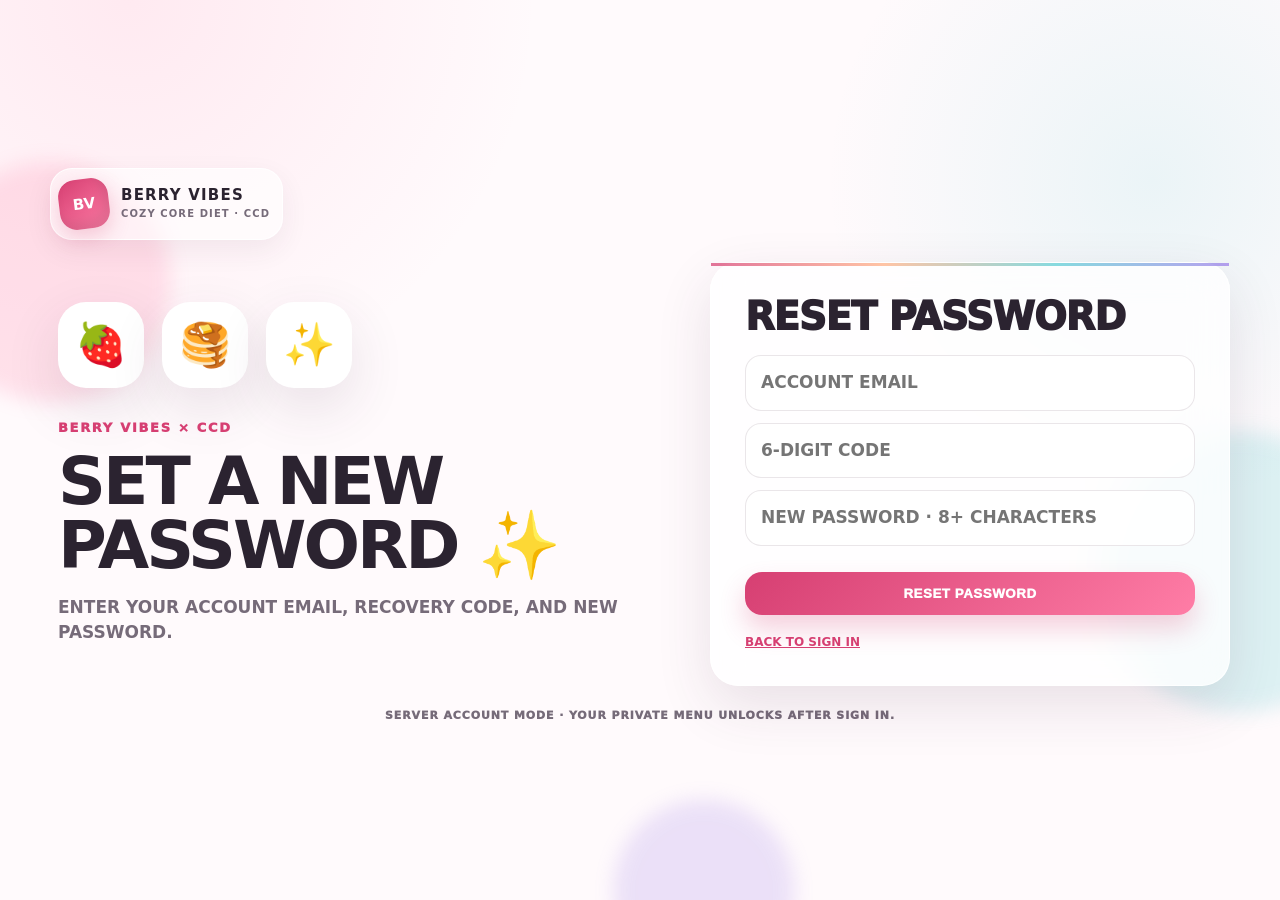
<file: reset-password.html>
<!doctype html>
<html lang="en" data-theme="berry-cream">
<head>
<meta charset="utf-8"><meta name="viewport" content="width=device-width,initial-scale=1">
<meta name="description" content="Berry Vibes Studio Cozy Core Diet interactive website">
<title>RESET PASSWORD · Berry Vibes CCD</title>
<link rel="stylesheet" href="style.css">
</head>
<body class="auth-page" data-page="reset-password">
<div class="ambient ambient-a"></div><div class="ambient ambient-b"></div><div class="ambient ambient-c"></div>
<main class="auth-page-shell">
  <a class="auth-brand-lockup" href="login.html" aria-label="Berry Vibes CCD sign in">
    <span class="brand-orb auth-brand-orb">BV</span>
    <span class="auth-brand-copy"><strong>BERRY VIBES</strong><small>COZY CORE DIET · CCD</small></span>
  </a>
  <section class="auth-shell">
    <div class="auth-art">
      <div class="auth-orbit" aria-hidden="true"><span>🍓</span><span>🥞</span><span>✨</span></div>
      <p class="eyebrow">BERRY VIBES × CCD</p>
      <h1>SET A NEW PASSWORD ✨</h1>
      <p>ENTER YOUR ACCOUNT EMAIL, RECOVERY CODE, AND NEW PASSWORD.</p>
    </div>
    <article class="glass-card auth-card"><h2>RESET PASSWORD</h2><form id="resetPasswordForm" class="auth-form"><input id="resetEmail" class="input" type="email" autocomplete="email" placeholder="ACCOUNT EMAIL" required><input id="resetCode" class="input" inputmode="numeric" placeholder="6-DIGIT CODE" required><input id="resetNewPassword" class="input" type="password" autocomplete="new-password" minlength="8" placeholder="NEW PASSWORD · 8+ CHARACTERS" required><button class="btn primary full" type="submit">RESET PASSWORD</button></form><div class="auth-links"><a href="login.html">BACK TO SIGN IN</a></div><div id="authMessage" class="auth-message" aria-live="polite"></div></article>
  </section>
  <p class="auth-mode-note" id="authModeNote">YOUR MENU UNLOCKS ONLY AFTER YOU SIGN IN.</p>
</main>
<div id="toast" class="toast" aria-live="polite"></div>
<script src="config.js"></script><script src="data.js"></script><script src="script.js"></script>
</body></html>
</file>
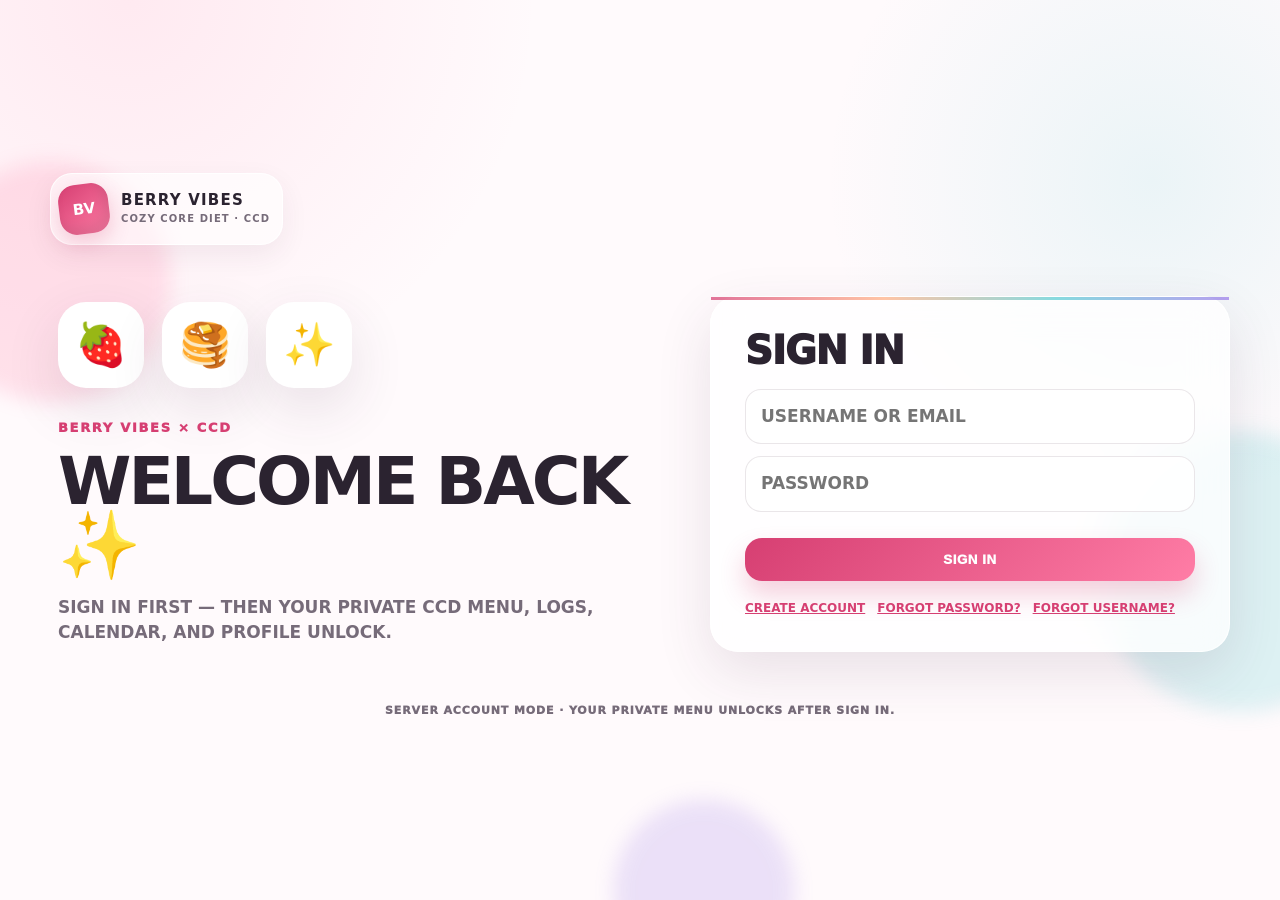
<file: restaurants.html>
<!doctype html>
<html lang="en" data-theme="berry-cream">
<head>
<meta charset="utf-8"><meta name="viewport" content="width=device-width,initial-scale=1">
<meta name="description" content="Berry Vibes Studio Cozy Core Diet interactive website">
<title>Restaurants · Berry Vibes CCD</title>
<link rel="stylesheet" href="style.css">
</head>
<body class="" data-page="restaurants">
<div class="ambient ambient-a"></div><div class="ambient ambient-b"></div><div class="ambient ambient-c"></div>
<nav class="top-nav"><a class="brand" href="index.html"><span class="brand-orb">BV</span><span>BERRY VIBES × CCD</span></a><div class="nav-scroll"><a class="nav-link" href="index.html">TODAY</a><a class="nav-link" href="foods.html">FOOD</a><a class="nav-link" href="recipes.html">RECIPES</a><a class="nav-link" href="sotd.html">SOTD</a><a class="nav-link" href="exercise.html">MOVE</a><a class="nav-link" href="fasting.html">FASTING</a><a class="nav-link" href="restaurants.html">RESTAURANTS</a><a class="nav-link" href="grocery.html">GROCERY</a><a class="nav-link" href="battle.html">BATTLE</a><a class="nav-link" href="facts.html">FACTS</a><a class="nav-link" href="calendar.html">CALENDAR</a><a class="nav-link" href="period.html">PERIOD</a></div><a class="nav-auth" data-auth-link href="login.html">SIGN IN</a></nav>
<main class="page-shell">
<section class="page-head"><p class="eyebrow">RESTAURANT VAULT</p><h1>FAST FOOD + RESTAURANT QUEST 🍟☕🥞</h1><p>SAVED RESTAURANT ITEMS USE PRESETS. BRAND-NEW RESTAURANT FOODS CAN BE ADDED MANUALLY WITH THEIR NUTRITION.</p></section>
<section id="restaurantChains" class="restaurant-grid"></section>
<section class="two-col wide-left"><article class="glass-card"><div class="section-kicker">SAVED ITEM LOGGER</div><div class="form-grid"><select id="restaurantSelect" class="input"></select><select id="restaurantItemSelect" class="input"></select></div><div id="restaurantPresetPreview" class="selected-food"></div><label class="field-label">QUANTITY <span id="restaurantQtyLabel">1×</span></label><input id="restaurantQty" type="range" min="0.25" max="4" step="0.25" value="1"><div class="time-wheel" data-time-wheel id="restaurantTime"></div><button id="logRestaurantPresetBtn" class="btn primary full">LOG RESTAURANT ITEM</button></article>
<article class="glass-card"><div class="section-kicker">NEW / CUSTOM RESTAURANT FOOD</div><h2>ADD ANY NEW ORDER</h2><div class="form-grid"><input id="customRestaurant" class="input" placeholder="RESTAURANT"><input id="customRestaurantItem" class="input" placeholder="ITEM"><input id="customCalories" class="input" type="number" min="0" placeholder="CALORIES"><input id="customCarbs" class="input" type="number" min="0" step="0.1" placeholder="CARBS G"><input id="customProtein" class="input" type="number" min="0" step="0.1" placeholder="PROTEIN G"><input id="customFat" class="input" type="number" min="0" step="0.1" placeholder="FAT G"><input id="customFiber" class="input" type="number" min="0" step="0.1" placeholder="FIBER G"><label class="upload-zone">📸 FOOD PHOTO<input id="customRestaurantPhoto" type="file" accept="image/*"></label></div><button id="saveCustomRestaurantBtn" class="btn secondary full">SAVE + LOG CUSTOM ITEM</button></article></section>
<section class="glass-card"><div class="section-kicker">YOUR CUSTOM RESTAURANT VAULT</div><div id="customRestaurantVault" class="mini-log-grid"></div></section>
<footer class="ccd-footer"><strong>LET’S MAKE...</strong><span>RESTAURANT LOGGING WAY LESS CHAOTIC 🍔✨</span></footer>
</main>
<div id="toast" class="toast" aria-live="polite"></div>
<script src="config.js"></script><script src="data.js"></script><script src="script.js"></script>
</body></html>
</file>
<file: style.css>
:root{--bg:#fffafc;--panel:rgba(255,255,255,.78);--ink:#2b2330;--muted:#766b79;--berry:#d63f72;--berry2:#ff7da6;--cream:#fff0f6;--lilac:#9a7be8;--aqua:#58cbd2;--peach:#ffad82;--gold:#f5c85b;--line:rgba(80,54,75,.12);--shadow:0 20px 55px rgba(74,39,70,.12);--radius:28px;--nav-h:76px}
html[data-theme="lilac-milk"]{--bg:#fbf9ff;--berry:#7254cf;--berry2:#aa8cff;--cream:#f0ecff;--aqua:#63c7db;--peach:#ffb293}
html[data-theme="peach-soda"]{--bg:#fff9f4;--berry:#ee704f;--berry2:#ff9a79;--cream:#fff0e7;--lilac:#b18cf0;--aqua:#6bcad0}
html[data-theme="aqua-pop"]{--bg:#f6ffff;--berry:#1d9ba5;--berry2:#61d6dc;--cream:#e8fbfc;--lilac:#9481e6;--peach:#ffae8a}
html[data-theme="cocoa-rose"]{--bg:#fff9f7;--berry:#9b4860;--berry2:#d77b91;--cream:#f9e8e9;--lilac:#9b82c5;--aqua:#6bb9b5}
*{box-sizing:border-box}html{scroll-behavior:smooth}body{margin:0;background:radial-gradient(circle at 10% 0%,color-mix(in srgb,var(--berry2) 13%,transparent),transparent 28%),radial-gradient(circle at 90% 20%,color-mix(in srgb,var(--aqua) 12%,transparent),transparent 24%),var(--bg);color:var(--ink);font-family:Inter,ui-sans-serif,system-ui,-apple-system,BlinkMacSystemFont,"Segoe UI",sans-serif;font-size:17px;font-weight:700;line-height:1.5;min-height:100vh;overflow-x:hidden}.ambient{position:fixed;border-radius:50%;filter:blur(10px);opacity:.2;pointer-events:none;z-index:-1;animation:floatBlob 14s ease-in-out infinite}.ambient-a{width:240px;height:240px;background:var(--berry2);left:-70px;top:18%}.ambient-b{width:280px;height:280px;background:var(--aqua);right:-100px;top:48%;animation-delay:-4s}.ambient-c{width:180px;height:180px;background:var(--lilac);left:48%;bottom:-80px;animation-delay:-8s}@keyframes floatBlob{50%{transform:translate3d(24px,-28px,0) scale(1.08)}}
.top-nav{height:var(--nav-h);position:sticky;top:0;z-index:50;display:flex;align-items:center;gap:16px;padding:10px clamp(12px,2vw,28px);background:rgba(255,250,252,.9);backdrop-filter:blur(20px);border-bottom:1px solid var(--line);box-shadow:0 8px 30px rgba(60,30,60,.07)}.brand{display:flex;align-items:center;gap:9px;white-space:nowrap;color:var(--ink);text-decoration:none;font-size:14px;font-weight:1000;letter-spacing:.04em}.brand-orb{width:42px;height:42px;border-radius:15px;display:grid;place-items:center;color:white;background:linear-gradient(145deg,var(--berry),var(--berry2));box-shadow:inset -5px -7px 12px rgba(0,0,0,.1),0 8px 20px color-mix(in srgb,var(--berry) 24%,transparent);transform:rotate(-7deg)}.nav-scroll{display:flex;align-items:center;gap:5px;overflow-x:auto;scrollbar-width:none;flex:1;padding:2px}.nav-scroll::-webkit-scrollbar{display:none}.nav-link,.nav-auth{white-space:nowrap;text-decoration:none;color:var(--muted);font-size:12px;font-weight:1000;letter-spacing:.055em;padding:11px 13px;border-radius:14px}.nav-link:hover,.nav-link.active{color:white;background:linear-gradient(135deg,var(--berry),var(--berry2));transform:translateY(-1px)}.nav-auth{color:var(--berry);border:1px solid color-mix(in srgb,var(--berry) 30%,transparent)}
.page-shell{width:min(1440px,calc(100% - 28px));margin:0 auto;padding:28px 0 80px}.page-head{padding:14px 8px 22px}.eyebrow,.section-kicker{font-size:13px;font-weight:1000;letter-spacing:.13em;color:var(--berry);text-transform:uppercase}.page-head h1,.dashboard-hero h1{font-size:clamp(34px,5vw,72px);line-height:.98;margin:8px 0 12px;letter-spacing:-.04em;font-weight:1000;max-width:1100px}.page-head p,.hero-sub{max-width:850px;color:var(--muted);font-size:18px;font-weight:800}.glass-card{background:var(--panel);backdrop-filter:blur(18px);border:1px solid rgba(255,255,255,.8);box-shadow:var(--shadow);border-radius:var(--radius);padding:clamp(20px,3vw,34px);position:relative;overflow:hidden}.glass-card:before{content:"";position:absolute;inset:0 0 auto 0;height:3px;background:linear-gradient(90deg,var(--berry),var(--peach),var(--aqua),var(--lilac));opacity:.72}.glass-card h2{font-size:clamp(24px,3vw,38px);line-height:1.05;margin:7px 0 18px;font-weight:1000;letter-spacing:-.025em}.two-col{display:grid;grid-template-columns:repeat(2,minmax(0,1fr));gap:22px;margin:22px 0}.two-col.wide-left{grid-template-columns:minmax(0,1.5fr) minmax(340px,.7fr)}.three-col{display:grid;grid-template-columns:repeat(3,minmax(0,1fr));gap:22px;margin:22px 0}.dashboard-grid{margin-top:22px}.sticky-card{position:sticky;top:calc(var(--nav-h) + 18px);align-self:start}.section-row{display:flex;align-items:center;justify-content:space-between;gap:16px}.gap-top{margin-top:26px}.large-copy{font-size:20px;line-height:1.7;color:var(--muted)}
.dashboard-hero{min-height:440px;border-radius:38px;background:linear-gradient(135deg,rgba(255,255,255,.9),color-mix(in srgb,var(--cream) 90%,white));display:grid;grid-template-columns:1.2fr .8fr;align-items:center;padding:clamp(28px,5vw,64px);box-shadow:var(--shadow);position:relative;overflow:hidden;border:1px solid rgba(255,255,255,.8)}.hero-actions{display:flex;flex-wrap:wrap;gap:12px;margin-top:25px}.orbit-scene{height:340px;position:relative;perspective:900px;transform-style:preserve-3d}.orbit-ring{position:absolute;left:50%;top:50%;border:2px dashed color-mix(in srgb,var(--berry) 30%,transparent);border-radius:50%;transform-style:preserve-3d;animation:spin3d 13s linear infinite}.ring-1{width:280px;height:280px;margin:-140px;transform:rotateX(65deg)}.ring-2{width:210px;height:210px;margin:-105px;animation-direction:reverse;animation-duration:9s;border-color:color-mix(in srgb,var(--aqua) 40%,transparent)}@keyframes spin3d{to{transform:rotateX(65deg) rotateZ(360deg)}}.core-orb{position:absolute;left:50%;top:50%;width:160px;height:160px;margin:-80px;border-radius:50%;display:flex;flex-direction:column;align-items:center;justify-content:center;background:radial-gradient(circle at 30% 28%,white 0 7%,var(--berry2) 30%,var(--berry) 75%);color:white;box-shadow:inset -18px -22px 30px rgba(71,13,46,.18),0 35px 50px color-mix(in srgb,var(--berry) 30%,transparent);transform:translateZ(55px);animation:orbPulse 4s ease-in-out infinite}.core-orb span{font-size:40px;font-weight:1000}.core-orb small{font-weight:1000;letter-spacing:.11em}.float-chip{position:absolute;width:72px;height:72px;border-radius:24px;background:white;display:grid;place-items:center;font-size:34px;box-shadow:0 15px 30px rgba(50,30,60,.12);animation:floatChip 4.8s ease-in-out infinite}.chip-a{left:8%;top:10%}.chip-b{right:8%;top:18%;animation-delay:-1s}.chip-c{left:14%;bottom:10%;animation-delay:-2s}.chip-d{right:16%;bottom:6%;animation-delay:-3s}@keyframes floatChip{50%{transform:translateY(-14px) rotate(5deg)}}@keyframes orbPulse{50%{transform:translateZ(70px) scale(1.04)}}
.metric-ribbon{display:grid;grid-template-columns:repeat(4,1fr);gap:14px;margin-top:18px}.metric-chip{background:rgba(255,255,255,.8);border:1px solid var(--line);border-radius:22px;padding:18px 20px;box-shadow:0 10px 25px rgba(70,40,70,.07)}.metric-chip span{display:block;font-size:12px;color:var(--muted);letter-spacing:.1em}.metric-chip strong{display:block;font-size:28px;font-weight:1000;margin-top:2px}.bar-stack{display:grid;gap:14px}.bar-row{display:grid;grid-template-columns:110px 1fr 78px;align-items:center;gap:12px}.bar-label{font-size:13px;font-weight:1000}.bar-track{height:18px;background:color-mix(in srgb,var(--ink) 8%,transparent);border-radius:999px;overflow:hidden;box-shadow:inset 0 2px 6px rgba(0,0,0,.07)}.bar-fill{height:100%;border-radius:inherit;background:linear-gradient(90deg,var(--berry),var(--berry2));transform-origin:left;animation:barIn .7s ease both}.bar-row.protein .bar-fill{background:linear-gradient(90deg,var(--aqua),#8ce8d1)}.bar-row.fat .bar-fill{background:linear-gradient(90deg,var(--peach),#ffd071)}.bar-row.fiber .bar-fill{background:linear-gradient(90deg,var(--lilac),#c49cff)}.bar-value{text-align:right;font-size:13px;color:var(--muted)}@keyframes barIn{from{transform:scaleX(0)}}.water-stack{display:flex;align-items:center;gap:20px}.water-visual{width:90px;height:150px;border:4px solid color-mix(in srgb,var(--aqua) 55%,white);border-radius:25px 25px 35px 35px;position:relative;overflow:hidden;background:#f5feff}.water-visual:after{content:"";position:absolute;left:0;right:0;bottom:0;height:var(--water-level,0%);background:linear-gradient(#b6f2f4,var(--aqua));transition:.4s}.water-stack strong{font-size:50px;display:block}.water-stack span{color:var(--muted)}.big-number{font-size:74px;font-weight:1000;line-height:1;color:var(--berry)}.big-number.smallish{font-size:44px}.segmented{display:flex;gap:8px;flex-wrap:wrap;margin-top:16px}.segmented button{border:0;background:color-mix(in srgb,var(--berry) 9%,white);color:var(--berry);font:inherit;font-size:12px;font-weight:1000;padding:11px 15px;border-radius:14px;cursor:pointer}.segmented button.active,.segmented button:hover{background:var(--berry);color:#fff}.text-link{color:var(--berry);font-weight:1000;text-decoration:none}.timeline{display:grid;gap:12px}.timeline-item{display:grid;grid-template-columns:82px 1fr auto;gap:14px;align-items:center;padding:14px 16px;border-radius:18px;background:color-mix(in srgb,var(--cream) 65%,white)}.timeline-item .time{color:var(--berry);font-size:13px}.timeline-item .type{font-size:12px;color:var(--muted)}
.btn{appearance:none;border:0;border-radius:17px;padding:14px 20px;font-weight:1000;letter-spacing:.04em;cursor:pointer;text-decoration:none;display:inline-flex;align-items:center;justify-content:center;gap:7px;transition:.2s}.btn.primary{color:white;background:linear-gradient(135deg,var(--berry),var(--berry2));box-shadow:0 14px 26px color-mix(in srgb,var(--berry) 24%,transparent)}.btn.secondary{color:white;background:linear-gradient(135deg,var(--lilac),#b994ff)}.btn.ghost{background:rgba(255,255,255,.74);color:var(--ink);border:1px solid var(--line)}.btn:hover{transform:translateY(-2px) scale(1.01)}.btn.full{width:100%;margin-top:14px}.btn.tiny{padding:10px 13px;font-size:12px}.input{width:100%;border:1px solid var(--line);background:rgba(255,255,255,.86);border-radius:16px;padding:14px 15px;font:inherit;color:var(--ink);outline:none;min-width:0}.input:focus{border-color:color-mix(in srgb,var(--berry) 55%,white);box-shadow:0 0 0 4px color-mix(in srgb,var(--berry) 10%,transparent)}.textarea{min-height:120px;resize:vertical}.form-grid,.search-row{display:grid;grid-template-columns:repeat(2,minmax(0,1fr));gap:12px}.field-label{display:flex;justify-content:space-between;margin:18px 0 7px;font-size:13px;color:var(--muted)}input[type=range]{width:100%;accent-color:var(--berry)}
.food-deck,.recipe-grid,.sotd-grid,.movement-deck,.restaurant-grid,.photo-grid,.mini-log-grid{display:grid;grid-template-columns:repeat(auto-fill,minmax(210px,1fr));gap:14px}.food-deck{max-height:720px;overflow:auto;padding:4px}.food-card,.recipe-card,.sotd-card,.movement-card,.restaurant-card,.photo-card,.log-card{border:1px solid var(--line);background:rgba(255,255,255,.82);border-radius:22px;overflow:hidden;cursor:pointer;transition:.22s;position:relative}.food-card:hover,.recipe-card:hover,.sotd-card:hover,.movement-card:hover,.restaurant-card:hover{transform:translateY(-5px) rotateX(1deg);box-shadow:0 18px 36px rgba(70,40,70,.11);border-color:color-mix(in srgb,var(--berry) 30%,white)}.food-card.selected,.sotd-card.selected,.movement-card.selected{outline:3px solid color-mix(in srgb,var(--berry) 30%,transparent)}.food-card img,.recipe-card img,.sotd-card img,.restaurant-card img,.photo-card img{width:100%;aspect-ratio:16/10;object-fit:cover;display:block;background:var(--cream)}.card-body{padding:14px}.card-body h3{margin:0 0 6px;font-size:16px;line-height:1.16}.card-meta{font-size:11px;color:var(--muted)}.pill{display:inline-flex;padding:6px 9px;border-radius:999px;background:color-mix(in srgb,var(--berry) 10%,white);color:var(--berry);font-size:10px;font-weight:1000}.selected-food{border-radius:22px;background:linear-gradient(145deg,color-mix(in srgb,var(--cream) 80%,white),white);padding:18px;min-height:130px}.selected-food h3{font-size:23px;margin:5px 0}.empty-state{display:grid;place-items:center;text-align:center;color:var(--muted)}.mini-macros{display:grid;grid-template-columns:repeat(2,1fr);gap:8px;margin-top:14px}.mini-macro{border-radius:15px;padding:11px;background:rgba(255,255,255,.85);border:1px solid var(--line)}.mini-macro span{display:block;font-size:10px;color:var(--muted)}.mini-macro strong{font-size:18px}.upload-zone{border:2px dashed color-mix(in srgb,var(--berry) 25%,transparent);background:color-mix(in srgb,var(--cream) 65%,white);border-radius:18px;padding:15px;display:block;text-align:center;cursor:pointer;margin-top:10px}.upload-zone input{display:none}.upload-preview{display:flex;gap:8px;flex-wrap:wrap;margin-top:10px}.upload-preview img{width:84px;height:84px;object-fit:cover;border-radius:16px}.photo-grid.compact{grid-template-columns:repeat(auto-fill,minmax(180px,1fr));margin-top:16px}
.time-wheel{display:grid;grid-template-columns:1fr 1fr .9fr;gap:10px;height:250px;position:relative;margin:12px 0 18px;padding:0 6px;background:linear-gradient(to bottom,rgba(255,255,255,.45),white 38%,white 62%,rgba(255,255,255,.45));border-radius:28px;border:1px solid var(--line);overflow:hidden}.time-wheel:before,.time-wheel:after{content:"";position:absolute;left:8px;right:8px;height:56px;z-index:3;pointer-events:none}.time-wheel:before{top:0;background:linear-gradient(white,rgba(255,255,255,0))}.time-wheel:after{bottom:0;background:linear-gradient(rgba(255,255,255,0),white)}.wheel-column{height:100%;overflow-y:auto;scroll-snap-type:y mandatory;scrollbar-width:none;padding-block:97px}.wheel-column::-webkit-scrollbar{display:none}.wheel-option{height:56px;display:grid;place-items:center;scroll-snap-align:center;font-size:26px;font-weight:1000;color:#d3cfd4;transition:.16s;cursor:pointer}.wheel-option.is-selected{font-size:34px;color:#111;transform:scale(1.08)}.wheel-colon{position:absolute;left:33.1%;top:50%;transform:translate(-50%,-50%);font-size:34px;font-weight:1000;z-index:4}
.lab-grid{display:grid;grid-template-columns:1.35fr .65fr;gap:22px;margin:22px 0}.pantry-deck{display:grid;grid-template-columns:repeat(auto-fill,minmax(150px,1fr));gap:10px;max-height:580px;overflow:auto}.pantry-tile{padding:13px;border-radius:18px;background:rgba(255,255,255,.85);border:1px solid var(--line);cursor:pointer}.pantry-tile:hover{transform:translateY(-3px);border-color:var(--berry)}.lab-bowl-card{display:flex;flex-direction:column}.mixing-rig{height:260px;position:relative;display:grid;place-items:center;perspective:800px}.bowl-3d{width:210px;height:120px;border-radius:20px 20px 110px 110px;background:linear-gradient(165deg,#fff,#ffdbe7 65%,#e98bad);box-shadow:inset 0 -20px 26px rgba(132,43,79,.15),0 24px 35px rgba(70,40,70,.13);display:grid;place-items:center;font-size:56px;transform:rotateX(19deg)}.whisk{position:absolute;font-size:70px;right:15%;top:25px;transform:rotate(-24deg);transition:.4s}.mixing-rig.mixing .whisk{animation:whisk .45s linear 4}.mixing-rig.mixing .bowl-3d{animation:bowlBounce .35s ease 5}@keyframes whisk{50%{transform:rotate(30deg) translateX(-25px)}}@keyframes bowlBounce{50%{transform:rotateX(19deg) translateY(-5px)}}.vertical-ingredients{display:grid;gap:8px}.ingredient-line{display:grid;grid-template-columns:1fr 92px 34px;gap:8px;align-items:center;padding:9px;border-radius:14px;background:rgba(255,255,255,.75)}.ingredient-line input{width:100%}.recipe-dialog{width:min(900px,calc(100% - 24px));max-height:88vh;border:0;border-radius:30px;padding:0;box-shadow:0 40px 90px rgba(40,20,40,.3);background:var(--bg);color:var(--ink)}.recipe-dialog::backdrop{background:rgba(45,30,45,.43);backdrop-filter:blur(7px)}.dialog-close{position:sticky;float:right;top:12px;margin:12px 12px 0 0;width:44px;height:44px;border:0;border-radius:50%;font-size:28px;background:white;z-index:2}.dialog-content{padding:28px}.dialog-hero{display:grid;grid-template-columns:1fr .9fr;gap:20px;align-items:center}.dialog-hero img{width:100%;border-radius:24px;aspect-ratio:4/3;object-fit:cover}.ingredient-chart{display:grid;grid-template-columns:1fr;gap:8px;margin-top:14px}.ingredient-chart div{padding:11px 13px;border-radius:13px;background:white;border:1px solid var(--line)}.variation-row{display:flex;gap:8px;flex-wrap:wrap;margin:14px 0}
.movement-card{padding:18px;min-height:150px}.movement-card .emoji{font-size:42px}.movement-card h3{font-size:18px;margin:10px 0}.burn-meter{display:flex;align-items:baseline;gap:10px;padding:18px;border-radius:22px;background:linear-gradient(135deg,var(--cream),white);margin-top:14px}.burn-meter strong{font-size:52px;color:var(--berry)}.burn-meter span{font-size:12px;color:var(--muted)}.fast-preset-deck{display:grid;grid-template-columns:repeat(6,1fr);gap:12px}.fast-preset{border:0;border-radius:22px;background:white;box-shadow:0 10px 25px rgba(50,30,60,.06);padding:20px;font:inherit;cursor:pointer}.fast-preset strong{display:block;font-size:28px}.fast-preset.active{background:linear-gradient(135deg,var(--berry),var(--berry2));color:#fff;transform:translateY(-4px)}
.restaurant-grid{grid-template-columns:repeat(auto-fill,minmax(240px,1fr));margin-bottom:22px}.restaurant-card{cursor:default}.restaurant-card .card-body{min-height:110px}.restaurant-card h3{font-size:20px}.battle-console{margin-top:12px}.battle-selectors{display:grid;grid-template-columns:1fr 90px 1fr;gap:14px;align-items:center}.versus-orb{width:76px;height:76px;border-radius:50%;display:grid;place-items:center;margin:auto;background:linear-gradient(135deg,var(--berry),var(--lilac));color:white;font-size:25px;box-shadow:0 15px 30px color-mix(in srgb,var(--berry) 25%,transparent)}.battle-arena{display:grid;grid-template-columns:1fr 1fr;gap:18px;margin-top:22px;perspective:1000px}.fighter{border-radius:28px;overflow:hidden;background:white;border:1px solid var(--line);box-shadow:0 20px 40px rgba(60,30,60,.09);transform-style:preserve-3d}.fighter img{width:100%;aspect-ratio:16/9;object-fit:cover}.fighter-body{padding:20px}.winner-stage{margin-top:20px;text-align:center;border-radius:28px;padding:26px;background:linear-gradient(135deg,#fff4bb,#fff,#ffe7f0)}.winner-stage .crown{font-size:70px;display:block;animation:crownBounce 1.3s ease-in-out infinite}.winner-stage strong{font-size:clamp(28px,4vw,52px)}@keyframes crownBounce{50%{transform:translateY(-8px) rotate(5deg)}}
.fact-stack{display:grid;gap:12px}.fact-card{padding:18px;border-radius:20px;background:white;border:1px solid var(--line);font-size:18px}.fact-card b{color:var(--berry)}.calendar-shell{margin-top:12px}.calendar-head{display:flex;align-items:center;justify-content:space-between}.weekdays,.calendar-grid{display:grid;grid-template-columns:repeat(7,1fr);gap:8px}.weekdays{margin:18px 0 8px}.weekdays span{text-align:center;font-size:11px;color:var(--muted)}.calendar-day{min-height:118px;border:1px solid var(--line);background:white;border-radius:20px;padding:10px;cursor:pointer;position:relative}.calendar-day:hover,.calendar-day.selected{border-color:var(--berry);transform:translateY(-2px)}.calendar-day.muted{opacity:.4}.calendar-day strong{font-size:17px}.day-dots{display:flex;gap:4px;flex-wrap:wrap;margin-top:8px}.day-dot{width:9px;height:9px;border-radius:50%;background:var(--berry)}.day-dot.move{background:var(--aqua)}.day-dot.fast{background:var(--lilac)}.day-dot.water{background:#4bbde0}.day-dot.restaurant{background:var(--peach)}
.profile-photo-wrap{display:grid;grid-template-columns:170px 1fr;gap:18px;align-items:center;margin-bottom:20px}.profile-photo{width:170px;height:170px;border-radius:38px;object-fit:cover;background:linear-gradient(135deg,var(--cream),white);border:1px solid var(--line)}.theme-deck{display:grid;grid-template-columns:1fr 1fr;gap:10px}.theme-card{min-height:95px;border:2px solid transparent;border-radius:22px;font:inherit;font-weight:1000;cursor:pointer}.theme-card.berry{background:#fff0f6}.theme-card.lilac{background:#f0ecff}.theme-card.peach{background:#fff0e7}.theme-card.aqua{background:#e8fbfc}.theme-card.cocoa{background:#f9e8e9}.theme-card.active{border-color:var(--berry);transform:translateY(-3px)}.account-status{padding:15px;border-radius:18px;background:white;border:1px solid var(--line);margin-top:10px}
.auth-shell{min-height:calc(100vh - var(--nav-h) - 120px);display:grid;grid-template-columns:1fr minmax(360px,520px);gap:30px;align-items:center}.auth-art{padding:30px}.auth-art h1{font-size:clamp(46px,7vw,92px);line-height:.9;margin:10px 0}.auth-orbit{height:120px;display:flex;gap:18px;align-items:center}.auth-orbit span{width:86px;height:86px;border-radius:28px;background:white;display:grid;place-items:center;font-size:42px;box-shadow:var(--shadow);animation:floatChip 4s ease-in-out infinite}.auth-orbit span:nth-child(2){animation-delay:-1.3s}.auth-orbit span:nth-child(3){animation-delay:-2.6s}.auth-form{display:grid;gap:12px}.auth-links{display:flex;flex-wrap:wrap;gap:12px;margin-top:18px}.auth-links a{color:var(--berry);font-size:12px}.auth-message{margin-top:16px;padding:14px;border-radius:16px;display:none}.auth-message.show{display:block;background:var(--cream)}
.photo-grid{grid-template-columns:repeat(auto-fill,minmax(220px,1fr))}.photo-card{cursor:default}.photo-card .card-body{padding:12px}.log-card{padding:15px;cursor:default}.log-card strong{display:block}.log-card span{font-size:11px;color:var(--muted)}.mini-log-grid{grid-template-columns:repeat(auto-fill,minmax(210px,1fr))}.ccd-footer{margin-top:24px;border-radius:30px;background:linear-gradient(135deg,var(--berry),var(--berry2));color:#fff;padding:28px;display:flex;align-items:center;justify-content:space-between;gap:18px;box-shadow:0 20px 45px color-mix(in srgb,var(--berry) 25%,transparent)}.ccd-footer strong{font-size:clamp(28px,4vw,48px)}.ccd-footer span{font-size:18px}.toast{position:fixed;right:22px;bottom:22px;max-width:420px;background:#251d27;color:white;border-radius:18px;padding:15px 18px;box-shadow:0 20px 50px rgba(0,0,0,.22);transform:translateY(120px);opacity:0;transition:.28s;z-index:90}.toast.show{transform:none;opacity:1}
.tilt-card{transform-style:preserve-3d;transition:transform .15s ease}.tilt-card>*{transform:translateZ(16px)}
@media(max-width:1000px){.dashboard-hero{grid-template-columns:1fr}.orbit-scene{height:260px}.metric-ribbon{grid-template-columns:1fr 1fr}.two-col,.two-col.wide-left,.lab-grid,.auth-shell{grid-template-columns:1fr}.three-col{grid-template-columns:1fr 1fr}.sticky-card{position:static}.fast-preset-deck{grid-template-columns:repeat(3,1fr)}.profile-photo-wrap{grid-template-columns:130px 1fr}.profile-photo{width:130px;height:130px}.dialog-hero{grid-template-columns:1fr}.battle-selectors{grid-template-columns:1fr}.versus-orb{width:58px;height:58px}.battle-arena{grid-template-columns:1fr 1fr}}
@media(max-width:700px){:root{--nav-h:68px}body{font-size:16px}.top-nav{gap:8px;padding:8px 9px}.brand span:last-child{display:none}.brand-orb{width:40px;height:40px}.nav-auth{padding:9px 10px}.nav-link{padding:10px 11px;font-size:11px}.page-shell{width:min(100% - 16px,1440px);padding-top:16px}.dashboard-hero{padding:24px;border-radius:28px}.orbit-scene{height:220px}.metric-ribbon,.three-col{grid-template-columns:1fr 1fr}.two-col{gap:14px}.glass-card{padding:18px;border-radius:24px}.form-grid,.search-row{grid-template-columns:1fr}.food-deck,.recipe-grid,.sotd-grid,.movement-deck,.restaurant-grid,.photo-grid{grid-template-columns:repeat(2,minmax(0,1fr));gap:10px}.food-card img,.recipe-card img,.sotd-card img{aspect-ratio:1}.bar-row{grid-template-columns:82px 1fr 60px}.time-wheel{height:230px}.wheel-column{padding-block:87px}.wheel-option{height:56px}.fast-preset-deck{grid-template-columns:repeat(2,1fr)}.weekdays,.calendar-grid{gap:4px}.calendar-day{min-height:88px;border-radius:15px;padding:8px}.calendar-day .day-label{display:none}.battle-arena{grid-template-columns:1fr}.profile-photo-wrap{grid-template-columns:1fr}.theme-deck{grid-template-columns:1fr}.ccd-footer{align-items:flex-start;flex-direction:column}.auth-art{padding:10px}.auth-art h1{font-size:54px}.photo-grid.compact{grid-template-columns:repeat(2,1fr)}}
@media(max-width:440px){.metric-ribbon,.three-col{grid-template-columns:1fr}.food-deck,.recipe-grid,.sotd-grid,.movement-deck,.restaurant-grid,.photo-grid{grid-template-columns:1fr 1fr}.page-head h1{font-size:36px}.orbit-scene{display:none}.dashboard-hero{min-height:auto}.wheel-option{font-size:22px}.wheel-option.is-selected{font-size:29px}.ccd-footer strong{font-size:30px}}
@media(prefers-reduced-motion:reduce){*,*:before,*:after{animation-duration:.001ms!important;animation-iteration-count:1!important;scroll-behavior:auto!important;transition:none!important}.tilt-card{transform:none!important}}

/* =========================================================
   OCT 4 FIX PASS · AUTH GATE + CALENDAR + DRINKS + DURATION
   ========================================================= */

/* The private navigation is never painted until a session exists. */
.top-nav{display:none}
body.authenticated .top-nav{display:flex}
body.authenticated{--nav-h:76px}
html{scroll-padding-top:calc(var(--nav-h) + 18px)}

/* Keep the full Berry Vibes mark readable instead of clipping it. */
body.authenticated .brand{flex:0 0 auto;min-width:max-content;max-width:none;overflow:visible}
body.authenticated .brand>span:last-child{display:inline-block;max-width:none;overflow:visible;text-overflow:clip}
body.authenticated .brand-orb{flex:0 0 42px}

/* Food detail photos were previously unconstrained and could swallow the panel. */
.mini-thumb{display:block;width:100%;height:160px;object-fit:cover;border-radius:18px;margin:0 0 12px;border:1px solid var(--line);background:var(--cream)}

/* Drink-with-food console. */
.drink-console{display:grid;gap:10px;padding:14px;border:1px solid var(--line);border-radius:22px;background:linear-gradient(145deg,color-mix(in srgb,var(--aqua) 7%,white),rgba(255,255,255,.86));margin-top:10px}
.drink-preset-fields,.drink-custom-fields{display:grid;gap:10px}
.drink-summary{padding:11px 13px;border-radius:15px;background:white;border:1px solid var(--line);font-size:12px;color:var(--muted);font-weight:1000;letter-spacing:.035em}
.drink-summary.has-drink{color:var(--ink);border-color:color-mix(in srgb,var(--aqua) 45%,white);background:color-mix(in srgb,var(--aqua) 8%,white)}
.drink-macros{margin-top:0}

/* Movement duration is now a first-class control, not a tiny ambiguous slider. */
.duration-console{padding:16px;border-radius:24px;border:1px solid var(--line);background:linear-gradient(145deg,color-mix(in srgb,var(--lilac) 9%,white),rgba(255,255,255,.92));margin:10px 0 14px}
.duration-display{display:flex;align-items:baseline;gap:10px;margin-bottom:8px}
.duration-display strong{font-size:56px;line-height:1;color:var(--berry);font-weight:1000}
.duration-display span{font-size:13px;color:var(--muted);letter-spacing:.11em;font-weight:1000}
.duration-presets{margin:10px 0 6px}
.duration-presets button{flex:1 1 72px}

/* Calendar: explicit sizing/typography plus a visible loading fallback. */
.calendar-shell{margin-top:12px;overflow-x:auto;overflow-y:hidden}
.calendar-head{min-width:720px;gap:18px}
.calendar-head h2{margin:0;text-align:center;flex:1;font-size:clamp(24px,3vw,40px)}
.calendar-legend{min-width:720px;display:flex;flex-wrap:wrap;justify-content:center;gap:10px 16px;margin:12px 0 4px;color:var(--muted);font-size:11px;font-weight:1000;letter-spacing:.07em}
.calendar-legend span{display:flex;align-items:center;gap:6px}
.legend-dot,.day-dot{display:inline-block;width:9px;height:9px;border-radius:50%;background:var(--berry)}
.legend-dot.move,.day-dot.move{background:var(--aqua)}
.legend-dot.fast,.day-dot.fast{background:var(--lilac)}
.legend-dot.water,.day-dot.water{background:#4bbde0}
.legend-dot.restaurant,.day-dot.restaurant{background:var(--peach)}
.weekdays,.calendar-grid{min-width:720px}
.calendar-grid{min-height:660px;align-content:start}
.calendar-loading{grid-column:1/-1;min-height:260px;border:1px dashed color-mix(in srgb,var(--berry) 30%,transparent);border-radius:22px;display:grid;place-items:center;color:var(--berry);font-size:18px;font-weight:1000}
button.calendar-day{appearance:none;font:inherit;color:var(--ink);text-align:left;display:flex;flex-direction:column;align-items:flex-start;justify-content:flex-start;box-shadow:0 6px 16px rgba(70,40,70,.04);transition:.18s}
button.calendar-day strong{font-size:20px;line-height:1}
button.calendar-day.selected{background:linear-gradient(145deg,color-mix(in srgb,var(--berry) 9%,white),white);box-shadow:0 10px 24px color-mix(in srgb,var(--berry) 13%,transparent)}
.day-label{min-height:16px;margin-top:8px;font-size:10px;letter-spacing:.05em;color:var(--muted);font-weight:1000}
.day-dots{min-height:12px}

/* Authentication screens: intentionally NO private menu, compact full logo, no cropped giant text. */
.auth-page{overflow-x:hidden}
.auth-page-shell{width:min(1180px,calc(100% - 36px));min-height:100vh;margin:0 auto;padding:26px 0 34px;display:flex;flex-direction:column;justify-content:center}
.auth-brand-lockup{align-self:flex-start;display:inline-flex;align-items:center;gap:12px;max-width:100%;text-decoration:none;color:var(--ink);margin:0 0 22px;padding:10px 12px 10px 8px;border-radius:22px;background:rgba(255,255,255,.62);border:1px solid rgba(255,255,255,.9);box-shadow:0 10px 28px rgba(70,40,70,.07)}
.auth-brand-orb{width:50px;height:50px;flex:0 0 50px;border-radius:17px;font-size:15px}
.auth-brand-copy{display:flex;flex-direction:column;min-width:0;line-height:1.05}
.auth-brand-copy strong{font-size:15px;letter-spacing:.08em;white-space:normal}
.auth-brand-copy small{margin-top:5px;font-size:10px;color:var(--muted);letter-spacing:.11em;white-space:normal}
.auth-page .auth-shell{min-height:0;width:100%;display:grid;grid-template-columns:minmax(0,1.15fr) minmax(360px,520px);gap:clamp(28px,5vw,70px);align-items:center}
.auth-page .auth-art{min-width:0;padding:18px 4px 18px 8px;overflow:visible}
.auth-page .auth-art h1{max-width:720px;font-size:clamp(40px,5.2vw,74px);line-height:.96;letter-spacing:-.045em;margin:10px 0 16px;overflow-wrap:anywhere;word-break:normal}
.auth-page .auth-art p:not(.eyebrow){max-width:650px;color:var(--muted);font-size:17px}
.auth-page .auth-card{width:100%;max-width:520px;justify-self:end;overflow:visible}
.auth-page .auth-card h2{font-size:clamp(28px,3vw,42px);margin-top:0}
.auth-mode-note{margin:22px 0 0;text-align:center;color:var(--muted);font-size:11px;letter-spacing:.08em;font-weight:1000}
.auth-message.show{display:block;background:var(--cream);color:var(--ink);border:1px solid color-mix(in srgb,var(--berry) 16%,white);font-size:13px}
.auth-message.success{background:color-mix(in srgb,var(--aqua) 12%,white)}
.auth-message.error{background:color-mix(in srgb,var(--berry) 10%,white)}

@media(max-width:1000px){
  .auth-page .auth-shell{grid-template-columns:1fr;gap:18px}
  .auth-page .auth-art{padding:4px 2px;text-align:center}
  .auth-page .auth-art h1,.auth-page .auth-art p{margin-left:auto;margin-right:auto}
  .auth-page .auth-orbit{justify-content:center}
  .auth-page .auth-card{justify-self:center}
  .auth-brand-lockup{align-self:center}
}
@media(max-width:700px){
  body.authenticated{--nav-h:68px}
  body.authenticated .brand>span:last-child{display:inline-block;font-size:11px}
  .auth-page-shell{width:min(100% - 22px,1180px);padding:16px 0 24px}
  .auth-page .auth-art h1{font-size:clamp(36px,11vw,54px)}
  .auth-page .auth-orbit{height:94px;gap:10px}
  .auth-page .auth-orbit span{width:68px;height:68px;border-radius:22px;font-size:32px}
  .calendar-shell{padding-left:14px;padding-right:14px}
  .calendar-head,.calendar-legend,.weekdays,.calendar-grid{min-width:650px}
  .calendar-grid{min-height:520px}
  .calendar-day{min-height:82px}
  .duration-display strong{font-size:48px}
}
@media(max-width:440px){
  body.authenticated .brand>span:last-child{display:none}
  .auth-brand-copy strong{font-size:13px}
  .auth-brand-copy small{font-size:9px}
  .auth-page .glass-card{padding:20px}
}
[hidden]{display:none!important}
.log-extra{display:block!important;margin-top:6px;padding:7px 9px;border-radius:11px;background:color-mix(in srgb,var(--cream) 65%,white);color:var(--ink)!important;font-size:10px!important;font-weight:1000}
.duration-chip{display:inline-flex;margin-top:8px;padding:7px 10px;border-radius:999px;background:color-mix(in srgb,var(--berry) 10%,white);color:var(--berry);font-size:11px;font-weight:1000}
/* Prevent protected page content/menu flashes before session validation. */
body:not(.authenticated):not(.auth-page) .page-shell{visibility:hidden}
body.authenticated .page-shell{visibility:visible}

/* Movement time-window logging: duration comes from START → FINISH, never a manual minute input. */
.movement-time-block{margin-top:14px;padding:14px;border:1px solid var(--line);border-radius:24px;background:rgba(255,255,255,.72)}
.compact-wheel{height:210px;margin:8px 0 2px}
.compact-wheel .wheel-column{padding-block:77px}
.time-range-readout{display:flex;align-items:center;justify-content:center;gap:12px;flex-wrap:wrap;margin-top:10px;font-weight:1000;font-size:16px}
.time-range-readout span{padding:9px 12px;border-radius:999px;background:white;border:1px solid var(--line)}
.time-range-readout b{color:var(--berry);font-size:22px}
.duration-help{margin:10px 0 0;text-align:center;font-size:11px;font-weight:900;letter-spacing:.04em;color:var(--muted)}
.movement-duration-auto .duration-display{justify-content:center;text-align:center}
@media(max-width:700px){.compact-wheel{height:200px}.compact-wheel .wheel-column{padding-block:72px}.time-range-readout{font-size:14px}}

/* =========================================================
   OCT 4 UPDATE · FOOD FIT + HEIGHT FORMAT + MOVING GALLERY
   ========================================================= */

/* FOOD PAGE: make the picker feel balanced and fully fit on laptop screens. */
body[data-page="foods"] .food-log-layout{grid-template-columns:minmax(0,1.7fr) minmax(340px,400px);align-items:start}
body[data-page="foods"] .food-picker-card{min-width:0}
body[data-page="foods"] .food-detail-card{min-width:0}
body[data-page="foods"] .search-row{grid-template-columns:minmax(0,1.15fr) minmax(200px,.85fr);align-items:center}
body[data-page="foods"] .food-deck{grid-template-columns:repeat(3,minmax(0,1fr));max-height:640px;overflow:auto;padding:4px 8px 4px 4px;scrollbar-gutter:stable both-edges}
body[data-page="foods"] .food-card img{aspect-ratio:4/3}
body[data-page="foods"] .food-card .card-body h3{font-size:15px}
body[data-page="foods"] .selected-food{min-height:150px}
body[data-page="foods"] .sticky-card{top:calc(var(--nav-h) + 14px)}

/* PROFILE: keep height in feet/inches style. */
#profileHeight{text-transform:none;letter-spacing:.01em}
#profileHeight::placeholder{letter-spacing:.03em}

/* MOVING GALLERY */
.moving-gallery-card{overflow:hidden}
.moving-gallery-shell{position:relative;overflow:hidden;border-radius:28px;margin-top:14px;padding:8px 0;background:linear-gradient(180deg,rgba(255,255,255,.45),rgba(255,255,255,.15))}
.moving-gallery-shell::before,.moving-gallery-shell::after{content:"";position:absolute;top:0;bottom:0;width:78px;z-index:2;pointer-events:none}
.moving-gallery-shell::before{left:0;background:linear-gradient(90deg,var(--panel),rgba(255,255,255,0))}
.moving-gallery-shell::after{right:0;background:linear-gradient(270deg,var(--panel),rgba(255,255,255,0))}
.moving-gallery-track{display:flex;align-items:stretch;gap:14px;width:max-content;animation:galleryMarquee 38s linear infinite;padding-inline:8px;will-change:transform}
.moving-gallery-shell:hover .moving-gallery-track{animation-play-state:paused}
.gallery-tile{flex:0 0 clamp(210px,22vw,290px);border:1px solid var(--line);border-radius:24px;overflow:hidden;background:rgba(255,255,255,.88);box-shadow:0 14px 30px rgba(70,40,70,.08)}
.gallery-tile img{width:100%;height:190px;object-fit:cover;display:block;background:var(--cream)}
.gallery-tile-copy{padding:14px 15px}
.gallery-tile-copy strong{display:block;font-size:15px;line-height:1.18}
.gallery-note{font-size:11px;font-weight:1000;letter-spacing:.08em;color:var(--muted)}
@keyframes galleryMarquee{from{transform:translateX(0)}to{transform:translateX(calc(-50% - 7px))}}

@media(max-width:1180px){
  body[data-page="foods"] .food-log-layout{grid-template-columns:minmax(0,1.45fr) minmax(310px,360px)}
  body[data-page="foods"] .food-deck{grid-template-columns:repeat(2,minmax(0,1fr))}
}
@media(max-width:1000px){
  body[data-page="foods"] .food-log-layout{grid-template-columns:1fr}
  body[data-page="foods"] .food-deck{grid-template-columns:repeat(2,minmax(0,1fr));max-height:none;padding-right:4px}
}
@media(max-width:700px){
  body[data-page="foods"] .search-row{grid-template-columns:1fr}
  body[data-page="foods"] .food-deck{grid-template-columns:repeat(2,minmax(0,1fr))}
  .moving-gallery-track{gap:10px;animation-duration:32s}
  .gallery-tile{flex-basis:220px}
  .gallery-tile img{height:160px}
}
@media(max-width:440px){
  body[data-page="foods"] .food-deck{grid-template-columns:1fr 1fr}
  .moving-gallery-shell::before,.moving-gallery-shell::after{width:34px}
  .gallery-tile{flex-basis:190px}
}

/* =========================================================
   V3 EXPANSION · GROCERY + SOCIAL + PERIOD + SETTINGS + EDITABLE CALENDAR
   ========================================================= */
:root{--gallery-speed:38s}
.motion-disabled *,html.motion-disabled *{animation:none!important;transition:none!important;scroll-behavior:auto!important}
.motion-disabled .moving-gallery-track{animation:none!important;transform:none!important}

/* More menu items: keep the bar horizontal and readable. */
body.authenticated .nav-scroll{min-width:0;overscroll-behavior-x:contain;scroll-snap-type:x proximity;padding-bottom:3px}
body.authenticated .nav-link{scroll-snap-align:center;flex:0 0 auto}

/* Moving gallery now leads the homepage. */
body[data-page="index"] .moving-gallery-card{margin:0 0 22px}
.moving-gallery-track{animation-duration:var(--gallery-speed)!important}

/* Generic helpers. */
.icon-btn{width:38px;height:38px;border:1px solid var(--line);border-radius:13px;background:white;color:var(--ink);font:inherit;font-weight:1000;display:inline-grid;place-items:center;cursor:pointer;transition:.18s}
.icon-btn:hover,.icon-btn.on{color:white;background:var(--berry);border-color:var(--berry);transform:translateY(-1px)}
.tiny-note{font-size:11px;color:var(--muted);font-weight:850;letter-spacing:.035em;line-height:1.55}.mini-select{width:auto;min-width:150px}.compact-upload{margin:0;padding:13px}.log-actions,.entry-actions{display:flex;gap:7px;flex-wrap:wrap}.import-label input{display:none}

/* Editable calendar */
.legend-dot.plan,.day-dot.plan{background:var(--gold)}
.calendar-editor-layout{align-items:start}.day-summary-ribbon{display:grid;grid-template-columns:repeat(4,minmax(0,1fr));gap:9px;margin:0 0 18px}.day-summary-ribbon>div{padding:13px;border-radius:17px;border:1px solid var(--line);background:white}.day-summary-ribbon span{display:block;font-size:10px;color:var(--muted);letter-spacing:.08em}.day-summary-ribbon strong{font-size:18px}.calendar-log-list{display:grid;gap:10px}.calendar-entry{display:grid;grid-template-columns:1fr auto;gap:12px;align-items:center;padding:14px 15px;border:1px solid var(--line);border-radius:18px;background:white}.calendar-entry.plan-entry{background:linear-gradient(135deg,color-mix(in srgb,var(--gold) 13%,white),white)}.calendar-entry strong,.calendar-entry small{display:block}.calendar-entry small{margin-top:4px;color:var(--muted);font-size:11px}.entry-type{display:block;color:var(--berry);font-size:10px;letter-spacing:.1em;font-weight:1000}.water-day-editor{display:flex;align-items:center;justify-content:center;gap:16px;margin-top:12px;padding:16px;border-radius:20px;background:var(--cream);border:1px solid var(--line)}.water-day-editor strong{font-size:18px}

/* Grocery store */
.grocery-toolbar{display:grid;gap:14px;margin-bottom:20px}.grocery-tabs{display:flex;gap:8px;flex-wrap:wrap}.grocery-layout{grid-template-columns:minmax(0,1.55fr) minmax(340px,.65fr)}.grocery-grid{display:grid;grid-template-columns:repeat(auto-fill,minmax(220px,1fr));gap:14px}.grocery-card{border:1px solid var(--line);background:rgba(255,255,255,.88);border-radius:22px;overflow:hidden;box-shadow:0 10px 24px rgba(70,40,70,.06);transition:.2s}.grocery-card:hover{transform:translateY(-4px);box-shadow:0 18px 38px rgba(70,40,70,.11)}.grocery-card>img{width:100%;aspect-ratio:4/3;object-fit:cover;background:var(--cream)}.grocery-card-top{display:flex;justify-content:space-between;gap:8px;align-items:center}.grocery-card-top>strong{font-size:17px}.grocery-card-actions{display:grid;grid-template-columns:1fr auto auto auto;gap:6px;margin-top:12px}.recommendation-stack{display:grid;gap:10px}.recommendation-card{display:grid;grid-template-columns:84px 1fr;gap:11px;align-items:center;border:1px solid var(--line);border-radius:18px;padding:9px;background:white}.recommendation-card img{width:84px;height:72px;border-radius:14px;object-fit:cover}.recommendation-card strong,.recommendation-card span{display:block}.recommendation-card span{font-size:10px;color:var(--muted)}.cart-summary{display:grid;gap:8px}.cart-line{display:grid;grid-template-columns:1fr auto auto auto;gap:7px;align-items:center;padding:10px;border-radius:14px;background:white;border:1px solid var(--line);font-size:12px}.cart-line span,.cart-line small{display:block}.cart-line small{font-size:9px;color:var(--muted)}.cart-total{display:flex;justify-content:space-between;align-items:center;padding:15px;border-radius:16px;background:var(--cream);font-size:13px}.cart-total strong{font-size:23px}.dialog-hero .mini-macros{margin-top:12px}

/* Social media */
.social-grid{display:grid;grid-template-columns:minmax(230px,.62fr) minmax(0,1.45fr) minmax(240px,.66fr);gap:20px;align-items:start}.social-profile-card,.social-discovery{position:sticky;top:calc(var(--nav-h) + 18px)}.social-main{display:grid;gap:20px}.social-me{display:grid;gap:12px;text-align:center}.social-me img{width:112px;height:112px;border-radius:34px;object-fit:cover;margin:0 auto;border:2px solid white;box-shadow:0 12px 28px rgba(70,40,70,.12)}.social-me h2{margin:0;font-size:27px}.social-me p{font-size:13px;color:var(--muted)}.social-stats{display:flex;gap:8px;justify-content:center;flex-wrap:wrap}.social-stats span{padding:8px 10px;border-radius:13px;background:white;border:1px solid var(--line);font-size:9px}.social-stats b{font-size:14px}.privacy-chip{color:var(--berry)}.profile-list{display:grid;gap:9px}.profile-list-item{display:grid;grid-template-columns:46px 1fr auto;align-items:center;gap:9px;padding:9px;border-radius:16px;background:white;border:1px solid var(--line)}.profile-list-item strong,.profile-list-item span{display:block}.profile-list-item span{font-size:9px;color:var(--muted)}.profile-avatar-btn{border:0;padding:0;background:transparent;cursor:pointer}.profile-avatar-btn img{width:46px;height:46px;border-radius:15px;object-fit:cover}.social-feed{display:grid;gap:16px}.social-post{border:1px solid var(--line);border-radius:24px;background:white;padding:16px;box-shadow:0 10px 24px rgba(70,40,70,.05)}.social-post-head{display:grid;grid-template-columns:48px 1fr auto;gap:10px;align-items:center}.social-post-head strong,.social-post-head span{display:block}.social-post-head span{font-size:10px;color:var(--muted)}.social-post-text{font-size:17px;line-height:1.55;white-space:pre-wrap}.social-post-photo{width:100%;max-height:520px;border-radius:20px;object-fit:cover;margin-top:8px}.social-actions{display:flex;gap:9px;border-top:1px solid var(--line);border-bottom:1px solid var(--line);padding:10px 0;margin-top:13px}.social-action{border:0;background:transparent;font:inherit;font-size:12px;color:var(--muted);cursor:pointer;font-weight:1000}.social-action.on{color:var(--berry)}.comment-zone{display:grid;gap:7px;margin-top:11px}.comment{padding:8px 10px;border-radius:13px;background:var(--cream);font-size:12px}.comment-composer{display:grid;grid-template-columns:1fr auto;gap:7px}.request-stack{display:grid;gap:7px}.request-row{display:grid;grid-template-columns:1fr auto auto;gap:7px;align-items:center;padding:8px;border-radius:13px;background:white;border:1px solid var(--line)}.profile-dialog-head{display:grid;grid-template-columns:140px 1fr;gap:20px;align-items:center}.profile-dialog-head>img{width:140px;height:140px;border-radius:34px;object-fit:cover}.profile-post-preview{display:grid;gap:8px;margin-top:20px}.profile-post-preview article{padding:12px;border-radius:16px;background:white;border:1px solid var(--line)}

/* Period tracker */
.period-hero{margin-bottom:20px;background:linear-gradient(135deg,color-mix(in srgb,var(--berry2) 9%,white),rgba(255,255,255,.88))}.period-status-grid{display:grid;grid-template-columns:repeat(4,minmax(0,1fr));gap:12px}.period-stat{padding:18px;border-radius:20px;background:white;border:1px solid var(--line);box-shadow:0 8px 20px rgba(70,40,70,.05)}.period-stat span{display:block;color:var(--muted);font-size:10px;letter-spacing:.09em}.period-stat strong{display:block;font-size:22px;margin-top:4px}.symptom-deck{display:flex;gap:8px;flex-wrap:wrap;margin:14px 0}.symptom-deck button{border:1px solid var(--line);border-radius:999px;padding:10px 13px;background:white;font:inherit;font-size:11px;font-weight:1000;cursor:pointer}.symptom-deck button.active{background:var(--berry);color:white;border-color:var(--berry);transform:translateY(-1px)}.period-calendar-shell{margin-top:20px}.period-day.is-period{background:linear-gradient(145deg,color-mix(in srgb,var(--berry) 18%,white),white);border-color:color-mix(in srgb,var(--berry) 45%,white)}.period-day.is-estimate:not(.is-period){background:linear-gradient(145deg,color-mix(in srgb,var(--lilac) 12%,white),white);border-style:dashed}.period-pain-dot{display:inline-grid;place-items:center;min-width:22px;height:22px;padding:0 5px;border-radius:999px;background:var(--berry);color:white;font-size:9px;font-weight:1000}.period-history-card{display:grid;gap:8px}

/* Settings */
.settings-grid{display:grid;grid-template-columns:repeat(2,minmax(0,1fr));gap:20px}.setting-row{display:flex;align-items:center;justify-content:space-between;gap:15px;padding:15px;border-radius:18px;border:1px solid var(--line);background:white;margin-top:12px}.setting-row strong,.setting-row small{display:block}.setting-row small{color:var(--muted);font-size:10px;margin-top:3px}.setting-row input[type="checkbox"]{width:52px;height:28px;accent-color:var(--berry)}.reset-grid{display:grid;grid-template-columns:1fr 1fr;gap:9px}.danger-card{border-color:color-mix(in srgb,var(--berry) 22%,white)}

@media(max-width:1180px){.social-grid{grid-template-columns:240px 1fr}.social-discovery{position:static;grid-column:1/-1}.grocery-layout{grid-template-columns:1fr}.grocery-layout .sticky-card{position:static}}
@media(max-width:900px){.social-grid{grid-template-columns:1fr}.social-profile-card,.social-discovery{position:static}.period-status-grid{grid-template-columns:1fr 1fr}.settings-grid{grid-template-columns:1fr}.day-summary-ribbon{grid-template-columns:1fr 1fr}.calendar-entry{grid-template-columns:1fr}.grocery-grid{grid-template-columns:repeat(2,minmax(0,1fr))}}
@media(max-width:600px){.grocery-grid{grid-template-columns:1fr 1fr}.grocery-card-actions{grid-template-columns:1fr auto auto}.grocery-card-actions .btn.ghost{grid-column:1/-1}.period-status-grid{grid-template-columns:1fr 1fr}.profile-dialog-head{grid-template-columns:1fr;text-align:center}.profile-dialog-head>img{margin:auto}.social-actions{justify-content:space-between}.comment-composer{grid-template-columns:1fr}.day-summary-ribbon{grid-template-columns:1fr 1fr}.reset-grid{grid-template-columns:1fr}.calendar-editor-layout{grid-template-columns:1fr!important}}

/* V3.1 · Reactive meal-selection filtering */
.meal-filter-status{margin:12px 2px 10px;padding:10px 13px;border-radius:14px;background:color-mix(in srgb,var(--lilac) 9%,white);border:1px solid color-mix(in srgb,var(--lilac) 22%,var(--line));color:var(--muted);font-size:11px;font-weight:900;letter-spacing:.045em}
.meal-filter-status strong{color:var(--berry);font-size:12px}
.food-filter-empty{grid-column:1/-1;min-height:220px;display:flex;flex-direction:column;align-items:center;justify-content:center;text-align:center;gap:8px;border:1px dashed color-mix(in srgb,var(--berry) 28%,var(--line));border-radius:22px;background:color-mix(in srgb,var(--cream) 70%,white);color:var(--muted);padding:24px}
.food-filter-empty strong{color:var(--ink);font-size:19px}
#mealSlot{cursor:pointer}

/* =========================================================
   V4 · CINEMATIC HOME HERO + ACTIVE SOCIAL + RECIPE REMIXES
   ========================================================= */

/* HOME: the menu floats directly over the animated header — no white nav box. */
body[data-page="index"].authenticated{--nav-h:0px}
body[data-page="index"].authenticated .top-nav{position:absolute;top:0;left:0;right:0;height:auto;min-height:76px;z-index:80;background:linear-gradient(180deg,rgba(15,10,18,.48),rgba(15,10,18,.08),transparent);backdrop-filter:none;border:0;box-shadow:none;padding-top:14px}
body[data-page="index"].authenticated .brand{color:#fff;text-shadow:0 2px 12px rgba(0,0,0,.35)}
body[data-page="index"].authenticated .brand-orb{background:rgba(255,255,255,.16);border:1px solid rgba(255,255,255,.45);box-shadow:0 10px 28px rgba(0,0,0,.2);backdrop-filter:blur(12px)}
body[data-page="index"].authenticated .nav-link,body[data-page="index"].authenticated .nav-auth{color:rgba(255,255,255,.92);text-shadow:0 2px 10px rgba(0,0,0,.38)}
body[data-page="index"].authenticated .nav-link:hover,body[data-page="index"].authenticated .nav-link.active{color:#fff;background:rgba(255,255,255,.16);box-shadow:inset 0 0 0 1px rgba(255,255,255,.22);backdrop-filter:blur(10px)}
body[data-page="index"].authenticated .nav-auth{border-color:rgba(255,255,255,.4);background:rgba(0,0,0,.1)}
body[data-page="index"] .page-shell{padding-top:0}
.homepage-cinematic{position:relative;width:100vw;margin-left:calc(50% - 50vw);min-height:clamp(560px,76vh,790px);overflow:hidden;background:#1d1720;color:white;isolation:isolate}
.hero-gallery-slides,.hero-gallery-slide{position:absolute;inset:0}
.hero-gallery-slide{opacity:0;transform:scale(1.035);transition:opacity .9s ease,transform 1.2s ease;pointer-events:none}
.hero-gallery-slide.is-active{opacity:1;transform:scale(1);z-index:1}
.hero-gallery-slide img{width:100%;height:100%;object-fit:cover;display:block;transform:scale(1.065);transition:transform .5s ease-out;filter:saturate(.92) contrast(1.02)}
.hero-gallery-slide::after{content:"";position:absolute;inset:0;background:linear-gradient(90deg,rgba(15,10,18,.68) 0%,rgba(15,10,18,.3) 44%,rgba(15,10,18,.08) 70%),linear-gradient(0deg,rgba(15,10,18,.46),transparent 45%)}
.hero-slide-label{position:absolute;right:clamp(18px,4vw,70px);top:50%;z-index:3;font-size:11px;font-weight:1000;letter-spacing:.18em;writing-mode:vertical-rl;text-transform:uppercase;color:rgba(255,255,255,.72)}
.hero-cinematic-shade{position:absolute;inset:0;z-index:2;pointer-events:none;background:radial-gradient(circle at 72% 35%,transparent 0 22%,rgba(0,0,0,.08) 50%,rgba(0,0,0,.16) 100%)}
.hero-cinematic-content{position:absolute;z-index:4;left:clamp(24px,8vw,125px);bottom:clamp(90px,14vh,150px);max-width:min(720px,74vw)}
.hero-cinematic-kicker{margin:0 0 12px;font-size:12px;font-weight:1000;letter-spacing:.18em;color:rgba(255,255,255,.8)}
.hero-cinematic-content h1{margin:0;font-size:clamp(48px,7.5vw,118px);line-height:.88;letter-spacing:-.055em;font-weight:1000;text-transform:uppercase;text-shadow:0 8px 28px rgba(0,0,0,.22)}
.hero-cinematic-content>p:not(.hero-cinematic-kicker){font-size:13px;letter-spacing:.1em;font-weight:900;color:rgba(255,255,255,.82)}
.hero-cinematic-actions{display:flex;align-items:center;gap:18px;flex-wrap:wrap;margin-top:24px}.btn.hero-light{background:#fff;color:#241b27;box-shadow:0 14px 34px rgba(0,0,0,.22)}.hero-watch{display:inline-flex;align-items:center;gap:9px;color:#fff;text-decoration:none;font-size:12px;font-weight:1000;letter-spacing:.08em}.hero-watch span{width:38px;height:38px;border-radius:50%;display:grid;place-items:center;border:1px solid rgba(255,255,255,.55);background:rgba(255,255,255,.1);backdrop-filter:blur(8px)}
.hero-gallery-counter{position:absolute;z-index:5;right:clamp(24px,7vw,105px);top:clamp(112px,17vh,165px);display:flex;align-items:baseline;gap:10px}.hero-gallery-counter strong{font-size:clamp(52px,6vw,92px);line-height:1;font-weight:1000}.hero-gallery-counter span{font-size:13px;color:rgba(255,255,255,.62);font-weight:1000}
.hero-gallery-controls{position:absolute;z-index:5;left:clamp(24px,8vw,125px);right:clamp(24px,8vw,125px);bottom:34px;display:grid;grid-template-columns:auto minmax(110px,250px) auto;align-items:center;gap:14px;width:min(480px,calc(100% - 48px))}.hero-gallery-controls>button{border:0;background:transparent;color:#fff;font:inherit;font-size:10px;font-weight:1000;letter-spacing:.1em;cursor:pointer;padding:10px}.hero-gallery-dots{height:2px;background:rgba(255,255,255,.25);display:flex}.hero-gallery-dots button{flex:1;border:0;padding:0;background:transparent;position:relative;cursor:pointer}.hero-gallery-dots button.active::after{content:"";position:absolute;inset:0;background:#fff;animation:heroDotIn .45s ease both}@keyframes heroDotIn{from{transform:scaleX(0);transform-origin:left}to{transform:scaleX(1)}}
body[data-page="index"] .dashboard-hero,body[data-page="index"] .metric-ribbon,body[data-page="index"] .dashboard-grid,body[data-page="index"] .three-col,body[data-page="index"] .timeline-card,body[data-page="index"] .page-shell>section.glass-card:not(.moving-gallery-card),body[data-page="index"] .ccd-footer{width:min(1440px,calc(100% - 28px));margin-left:auto;margin-right:auto}
body[data-page="index"] .dashboard-hero{margin-top:24px}

/* FOOD RECIPE REMIX / MODIFICATION */
.recipe-change-console{display:grid;gap:10px;margin-top:10px;padding:16px;border-radius:22px;border:1px solid color-mix(in srgb,var(--lilac) 28%,var(--line));background:linear-gradient(145deg,color-mix(in srgb,var(--lilac) 8%,white),rgba(255,255,255,.88))}.recipe-change-label{font-size:12px;line-height:1.35;color:var(--berry);font-weight:1000;letter-spacing:.045em}.recipe-change-console .textarea{min-height:108px}.recipe-change-actions{margin-top:2px}.modified-recipe-grid{display:grid;grid-template-columns:repeat(auto-fill,minmax(280px,1fr));gap:15px}.modified-recipe-card{overflow:hidden;border:1px solid var(--line);border-radius:24px;background:white;box-shadow:0 10px 25px rgba(70,40,70,.06)}.modified-recipe-card>img{width:100%;height:190px;object-fit:cover;display:block}.modified-recipe-body{padding:16px}.modified-recipe-body h3{font-size:20px;margin:9px 0}.modified-recipe-body p{font-size:12px;line-height:1.55;color:var(--muted)}.modified-recipe-body p strong{color:var(--ink)}.modified-recipe-body small{display:block;color:var(--muted);font-size:10px}.modified-recipe-actions{display:flex;flex-wrap:wrap;gap:7px;margin-top:14px}

/* SOCIAL: denser, more visual, and media-first. */
.social-stories-wrap{margin-bottom:20px}.social-stories{display:flex;gap:15px;overflow-x:auto;padding:4px 2px 8px;scrollbar-width:none}.social-stories::-webkit-scrollbar{display:none}.story-avatar{border:0;background:transparent;min-width:82px;display:grid;justify-items:center;gap:3px;cursor:pointer;color:var(--ink);font:inherit}.story-ring{width:70px;height:70px;padding:3px;border-radius:50%;display:block;background:linear-gradient(135deg,var(--berry),var(--peach),var(--lilac));position:relative}.story-avatar.active-now .story-ring::after{content:"";position:absolute;right:1px;bottom:3px;width:15px;height:15px;border-radius:50%;background:#49c977;border:3px solid white}.story-ring img{width:100%;height:100%;object-fit:cover;border-radius:50%;border:3px solid white}.story-avatar strong{font-size:11px}.story-avatar small{font-size:8px;color:var(--muted);letter-spacing:.08em}.live-chip,.composer-status{font-size:10px;font-weight:1000;letter-spacing:.08em;color:var(--berry)}
.social-grid{grid-template-columns:minmax(225px,.58fr) minmax(0,1.58fr) minmax(235px,.62fr)}.post-composer h2{margin-bottom:12px}.composer-bottom{display:flex;align-items:center;justify-content:space-between;gap:14px;margin-top:12px}.composer-bottom>span{font-size:10px;color:var(--muted);font-weight:1000;letter-spacing:.06em}.media-upload-zone{min-height:54px;display:grid;place-items:center;margin:0}.social-media-preview{display:grid;grid-template-columns:repeat(4,minmax(0,1fr));gap:8px;margin-top:10px}.social-preview-item{position:relative;border-radius:17px;overflow:hidden;min-height:110px;background:var(--cream);border:1px solid var(--line)}.social-preview-item img,.social-preview-item video{width:100%;height:120px;object-fit:cover;display:block}.social-preview-item>button{position:absolute;right:6px;top:6px;width:28px;height:28px;border:0;border-radius:50%;background:rgba(20,15,22,.76);color:#fff;font-size:18px;cursor:pointer}.social-preview-item>span{display:block;padding:6px 8px;font-size:8px;white-space:nowrap;overflow:hidden;text-overflow:ellipsis}.social-media-grid{display:grid;gap:5px;margin-top:10px;border-radius:20px;overflow:hidden}.social-media-grid.media-count-1{grid-template-columns:1fr}.social-media-grid.media-count-2,.social-media-grid.media-count-4{grid-template-columns:1fr 1fr}.social-media-grid.media-count-3{grid-template-columns:1.25fr .75fr;grid-template-rows:1fr 1fr}.social-media-grid.media-count-3 .social-media-item:first-child{grid-row:1/3}.social-media-item{position:relative;min-height:220px;border:0;padding:0;background:#19151b;overflow:hidden;cursor:pointer}.social-media-item img,.social-media-item video{width:100%;height:100%;min-height:220px;max-height:620px;object-fit:cover;display:block}.social-media-grid.media-count-1 .social-media-item img,.social-media-grid.media-count-1 .social-media-item video{aspect-ratio:4/3}.media-expand{position:absolute;right:9px;top:9px;width:38px;height:38px;border:0;border-radius:50%;background:rgba(0,0,0,.58);color:#fff;cursor:pointer;font-size:18px}.social-engagement-line{display:flex;justify-content:space-between;gap:10px;padding:9px 2px 2px;font-size:9px;color:var(--muted);font-weight:900}.social-actions{justify-content:space-around}.social-action{flex:1;padding:10px 6px;border-radius:12px}.social-action:hover{background:var(--cream)}.comment-zone{display:none}.comment-zone.is-open{display:grid}.post-author-button,.profile-name-button{border:0;background:transparent;padding:0;text-align:left;color:inherit;font:inherit;cursor:pointer;min-width:0}.post-author-button strong,.post-author-button span{display:block}.post-author-button span{font-size:10px;color:var(--muted)}.profile-name-button span{font-size:9px;color:var(--muted)}
.social-pulse{display:grid;grid-template-columns:1fr 1fr;gap:7px}.social-pulse>div{padding:10px;border-radius:14px;background:white;border:1px solid var(--line);text-align:center}.social-pulse strong{display:block;font-size:19px}.social-pulse span{font-size:8px;color:var(--muted)}.trend-stack{display:grid;gap:7px}.trend-row{border:0;background:white;border:1px solid var(--line);border-radius:15px;padding:9px;display:grid;grid-template-columns:24px 1fr;gap:8px;text-align:left;cursor:pointer;color:var(--ink)}.trend-row>span{font-size:12px;color:var(--berry);font-weight:1000}.trend-row strong,.trend-row small{display:block}.trend-row strong{font-size:12px}.trend-row small{font-size:8px;color:var(--muted);margin-top:2px}.social-me-avatar{margin:auto}.profile-full-stats{display:flex;gap:8px;flex-wrap:wrap;margin-top:10px}.profile-full-stats span{padding:8px 10px;border-radius:12px;background:var(--cream);font-size:9px}.profile-full-stats b{font-size:15px}.profile-location{display:block;font-size:10px;color:var(--muted);margin-top:4px}.profile-media-gallery{display:grid;grid-template-columns:repeat(3,minmax(0,1fr));gap:7px;margin-top:9px}.profile-media-tile{position:relative;border:0;padding:0;border-radius:15px;overflow:hidden;background:#161218;min-height:150px;cursor:pointer}.profile-media-tile img,.profile-media-tile video{width:100%;height:150px;object-fit:cover;display:block}.profile-media-tile>button{position:absolute;left:8px;bottom:8px;border:0;border-radius:999px;padding:7px 10px;background:rgba(0,0,0,.62);color:#fff;font-size:9px;font-weight:1000}.media-viewer-dialog{width:min(1100px,96vw);max-height:94vh;background:#171218;color:white;border:0}.media-viewer-content{display:grid;gap:12px}.media-viewer-image,.media-viewer-video{width:100%;max-height:76vh;object-fit:contain;border-radius:18px;background:#070607}.media-viewer-meta{display:flex;justify-content:space-between;gap:12px}.media-viewer-meta span{color:rgba(255,255,255,.65);font-size:11px}.social-profile-photo-preview{margin-top:10px}.social-profile-photo-preview img{width:110px;height:110px;object-fit:cover;border-radius:28px;border:1px solid var(--line)}

@media(max-width:1000px){.homepage-cinematic{min-height:650px}.hero-gallery-counter{top:110px}.social-media-preview{grid-template-columns:repeat(2,1fr)}}
@media(max-width:700px){body[data-page="index"].authenticated .top-nav{min-height:68px;padding-top:8px}.homepage-cinematic{min-height:620px}.hero-cinematic-content{left:20px;right:20px;bottom:105px;max-width:none}.hero-cinematic-content h1{font-size:clamp(48px,14vw,78px)}.hero-gallery-counter{right:20px;top:95px}.hero-gallery-controls{left:14px;right:14px;bottom:26px;width:calc(100% - 28px)}.hero-slide-label{display:none}.hero-cinematic-actions{gap:10px}.social-media-grid.media-count-2,.social-media-grid.media-count-4{grid-template-columns:1fr 1fr}.social-media-item,.social-media-item img,.social-media-item video{min-height:170px}.profile-media-gallery{grid-template-columns:repeat(2,1fr)}.modified-recipe-grid{grid-template-columns:1fr}.composer-bottom{align-items:stretch;flex-direction:column}.composer-bottom .btn{width:100%}}
@media(max-width:440px){.homepage-cinematic{min-height:580px}.hero-gallery-counter strong{font-size:48px}.hero-cinematic-content h1{font-size:46px}.hero-cinematic-content>p:not(.hero-cinematic-kicker){font-size:10px}.hero-cinematic-actions .btn{width:100%}.social-media-preview{grid-template-columns:1fr 1fr}.social-media-item,.social-media-item img,.social-media-item video{min-height:145px}.profile-media-gallery{grid-template-columns:1fr 1fr}}

/* =========================================================
   V5 · COMPACT HAMBURGER NAVIGATION
   ========================================================= */
body.authenticated .nav-scroll .nav-link:nth-child(n+6){display:none}
.nav-menu-toggle{appearance:none;border:1px solid var(--line);background:rgba(255,255,255,.78);color:var(--ink);border-radius:16px;min-width:62px;height:44px;padding:7px 10px;display:flex;align-items:center;justify-content:center;gap:3px;cursor:pointer;position:relative;flex:0 0 auto}
.nav-menu-toggle>span{display:block;width:4px;height:4px;border-radius:50%;background:currentColor}
.nav-menu-toggle>b{font-size:10px;letter-spacing:.07em;margin-left:4px}
.nav-menu-toggle.current-in-menu{box-shadow:0 0 0 3px color-mix(in srgb,var(--berry) 12%,transparent);border-color:color-mix(in srgb,var(--berry) 35%,transparent)}
.nav-drawer-overlay{position:fixed;inset:0;z-index:118;border:0;background:rgba(23,17,28,.34);backdrop-filter:blur(4px);opacity:0;pointer-events:none;transition:.22s}
.nav-drawer{position:fixed;z-index:119;top:14px;right:14px;bottom:14px;width:min(390px,calc(100% - 28px));background:color-mix(in srgb,var(--panel) 96%,white);border:1px solid rgba(255,255,255,.88);border-radius:30px;box-shadow:0 28px 80px rgba(25,15,35,.28);padding:20px;transform:translateX(calc(100% + 40px));transition:.28s cubic-bezier(.2,.8,.2,1);overflow:auto}
.nav-drawer-open{overflow:hidden}
.nav-drawer-open .nav-drawer-overlay{opacity:1;pointer-events:auto}
.nav-drawer-open .nav-drawer{transform:translateX(0)}
.nav-drawer-head{display:flex;align-items:flex-start;justify-content:space-between;gap:16px;padding:4px 4px 16px}.nav-drawer-head h2{font-size:38px;margin:2px 0 0}.nav-drawer-close{appearance:none;border:0;background:color-mix(in srgb,var(--berry) 9%,white);width:44px;height:44px;border-radius:50%;font-size:27px;cursor:pointer;color:var(--berry)}
.nav-drawer-links{display:grid;grid-template-columns:1fr 1fr;gap:8px}.nav-drawer-links a{text-decoration:none;color:var(--ink);font-weight:1000;letter-spacing:.04em;padding:14px;border-radius:17px;background:rgba(255,255,255,.68);border:1px solid var(--line)}.nav-drawer-links a:hover,.nav-drawer-links a.active{color:#fff;background:linear-gradient(135deg,var(--berry),var(--berry2));transform:translateY(-1px)}
.nav-drawer-foot{display:grid;gap:10px;margin-top:18px;padding:16px;border-radius:20px;background:color-mix(in srgb,var(--cream) 70%,white);font-size:11px;color:var(--muted);font-weight:900}.nav-drawer-foot a{color:var(--berry);text-decoration:none;font-size:13px}
body[data-page="index"].authenticated .nav-menu-toggle{background:rgba(15,10,18,.12);border-color:rgba(255,255,255,.42);color:#fff;backdrop-filter:blur(10px)}
@media(max-width:900px){body.authenticated .nav-scroll .nav-link:nth-child(n+4){display:none}.nav-menu-toggle b{display:none}.nav-menu-toggle{min-width:46px;width:46px}}
@media(max-width:580px){body.authenticated .nav-scroll .nav-link:nth-child(n+3){display:none}.nav-scroll{justify-content:flex-start}.nav-link{padding:10px 12px}.nav-drawer-links{grid-template-columns:1fr}.nav-drawer{top:8px;right:8px;bottom:8px;width:calc(100% - 16px);border-radius:26px}}

/* =========================================================
   V5 · HYDRATION REDESIGN
   ========================================================= */
.hydration-card{background:linear-gradient(145deg,color-mix(in srgb,var(--aqua) 10%,white),rgba(255,255,255,.92));overflow:visible}
.hydration-title-row{display:flex;align-items:flex-start;justify-content:space-between;gap:14px}.hydration-title-row h2{margin-bottom:8px}.hydration-goal{font-size:10px;font-weight:1000;letter-spacing:.11em;color:var(--aqua);padding:8px 10px;border-radius:999px;background:color-mix(in srgb,var(--aqua) 11%,white);white-space:nowrap}
.hydration-score{display:flex;align-items:baseline;gap:8px;margin:2px 0 14px}.hydration-score strong{font-size:64px;line-height:1;color:var(--ink)}.hydration-score span{font-size:16px;color:var(--muted);font-weight:1000}
.hydration-meter{position:relative;height:58px;border-radius:22px;background:rgba(255,255,255,.76);border:1px solid color-mix(in srgb,var(--aqua) 25%,white);overflow:hidden;box-shadow:inset 0 3px 12px rgba(49,165,190,.09)}.hydration-meter-fill{position:absolute;inset:0 auto 0 0;width:0;background:linear-gradient(90deg,#c9f7ff,var(--aqua),#72d7f5);border-radius:inherit;transition:width .42s cubic-bezier(.2,.8,.2,1);opacity:.8}.hydration-bottle-steps{position:absolute;inset:0;display:grid;grid-template-columns:repeat(5,1fr);align-items:center;justify-items:center;z-index:2}.hydration-bottle-steps span{font-size:21px;filter:grayscale(1);opacity:.35;transform:scale(.92);transition:.25s}.hydration-bottle-steps span.filled{filter:none;opacity:1;transform:scale(1.12)}
.hydration-message{font-size:12px;font-weight:1000;letter-spacing:.06em;color:var(--muted);margin:12px 0 0}.hydration-actions{display:grid;grid-template-columns:1.35fr .8fr .8fr;gap:8px;margin-top:14px}.hydration-actions button{appearance:none;border:0;border-radius:15px;padding:12px 10px;background:rgba(255,255,255,.82);color:var(--ink);font:inherit;font-size:11px;font-weight:1000;cursor:pointer;border:1px solid color-mix(in srgb,var(--aqua) 18%,white)}.hydration-actions button:first-child{color:white;background:linear-gradient(135deg,#5bcfe9,var(--aqua));box-shadow:0 10px 24px rgba(76,194,219,.2)}
@media(max-width:700px){.hydration-score strong{font-size:54px}.hydration-actions{grid-template-columns:1fr 1fr 1fr}.hydration-title-row{align-items:center}}

/* =========================================================
   V5 · CUSTOM FOOD STUDIO + RECIPE CALORIE COMPARISON
   ========================================================= */
.recipe-calorie-compare{display:grid;grid-template-columns:1fr auto 1fr;align-items:center;gap:12px;margin:14px 0;padding:14px;border-radius:20px;background:linear-gradient(135deg,color-mix(in srgb,var(--cream) 70%,white),white);border:1px solid var(--line)}
.recipe-calorie-compare>div:not(.calorie-arrow){display:grid;gap:3px}.recipe-calorie-compare span{font-size:10px;font-weight:1000;letter-spacing:.08em;color:var(--muted)}.recipe-calorie-compare strong{font-size:24px}.recipe-calorie-compare small{font-size:10px;font-weight:1000}.calorie-arrow{font-size:25px;color:var(--berry);font-weight:1000}.delta-up{color:#c25278}.delta-down{color:#168b78}.delta-same{color:var(--muted)}
.mod-calc-row{display:grid;grid-template-columns:minmax(0,1.6fr) 120px 100px auto;gap:8px;align-items:center}.mod-adjustment-list{display:grid;gap:7px;margin:10px 0 4px}.mod-adjustment-row{display:grid;grid-template-columns:minmax(0,1fr) auto 34px;align-items:center;gap:8px;padding:9px 10px;border-radius:14px;background:rgba(255,255,255,.76);border:1px solid var(--line);font-size:11px}.mod-adjustment-row strong{color:var(--berry)}.recipe-delta-chip{display:inline-flex;margin:7px 0;padding:7px 9px;border-radius:999px;font-size:10px;font-weight:1000;letter-spacing:.03em}.recipe-delta-chip.up{background:#fff0f4;color:#b33b67}.recipe-delta-chip.down{background:#eafaf6;color:#147c6c}.recipe-delta-chip.same{background:var(--cream);color:var(--muted)}
.custom-food-studio{margin-top:22px}.custom-food-grid{margin:14px 0 10px}.compact-copy{margin:0 0 12px;font-size:15px}.compact-textarea{min-height:90px;margin-top:10px}.nutrition-entry-grid{display:grid;grid-template-columns:repeat(5,minmax(0,1fr));gap:9px;margin-top:12px}.nutrition-entry-grid label{display:grid;gap:5px;font-size:10px;font-weight:1000;letter-spacing:.07em;color:var(--muted)}

/* CALENDAR FOOD-PHOTO MEMORY */
.calendar-photo-uploader{display:grid;gap:9px;margin-top:8px;padding:12px;border-radius:20px;background:color-mix(in srgb,var(--cream) 68%,white);border:1px solid var(--line)}.calendar-entry.has-photo{grid-template-columns:92px minmax(0,1fr) auto}.calendar-entry-photo{width:82px;height:72px;object-fit:cover;border-radius:14px;border:1px solid var(--line);cursor:zoom-in}

/* ACCOUNT PAGE IS THE SINGLE PROFILE / ACCOUNT HOME */
body[data-page="account"] .page-head{max-width:1100px}body[data-page="account"] .account-status{min-height:74px;display:grid;align-content:center}

@media(max-width:900px){.mod-calc-row{grid-template-columns:1fr 1fr}.mod-calc-row .btn{grid-column:1/-1}.nutrition-entry-grid{grid-template-columns:repeat(3,1fr)}}
@media(max-width:620px){.recipe-calorie-compare{grid-template-columns:1fr}.calorie-arrow{transform:rotate(90deg);justify-self:start}.nutrition-entry-grid{grid-template-columns:1fr 1fr}.calendar-entry.has-photo{grid-template-columns:74px minmax(0,1fr)}.calendar-entry.has-photo .entry-actions{grid-column:1/-1}.calendar-entry-photo{width:66px;height:66px}}
.nav-menu-toggle>span.hamburger-glyph{display:inline-block;width:auto;height:auto;background:none;border-radius:0;font-size:22px;line-height:1}

/* =========================================================
   V5.1 · RECIPE MODIFICATION PERFECT-FIT LAYOUT
   The modification calculator is intentionally a full-width
   card so it never gets squeezed inside the sticky log sidebar.
   ========================================================= */
.recipe-remix-wide{margin:22px 0;overflow:visible}
.remix-head{align-items:flex-end;margin-bottom:18px}
.remix-head>div{min-width:0}
.remix-head h2{max-width:820px;margin-bottom:0}
.recipe-remix-layout{display:grid;grid-template-columns:minmax(0,1fr) minmax(0,1fr);gap:20px;align-items:stretch}
.recipe-remix-notes,.recipe-remix-calc{min-width:0;padding:20px;border:1px solid var(--line);border-radius:24px;background:linear-gradient(145deg,color-mix(in srgb,var(--lilac) 7%,white),rgba(255,255,255,.94))}
.recipe-remix-notes{display:grid;grid-template-rows:auto auto auto 1fr;gap:12px}
.recipe-remix-calc{display:flex;flex-direction:column;gap:10px}
.recipe-remix-wide .recipe-change-label{display:block;font-size:clamp(12px,1.2vw,15px);line-height:1.35;overflow-wrap:anywhere}
.recipe-remix-wide .textarea{min-height:150px;width:100%;max-width:100%}
.recipe-remix-wide .input{max-width:100%}
.recipe-remix-wide .recipe-calorie-compare{margin:2px 0 0;min-height:132px;padding:18px;grid-template-columns:minmax(0,1fr) 38px minmax(0,1fr)}
.recipe-remix-wide .recipe-calorie-compare>div:not(.calorie-arrow){min-width:0}
.recipe-remix-wide .recipe-calorie-compare span{white-space:normal;overflow-wrap:anywhere}
.recipe-remix-wide .recipe-calorie-compare strong{font-size:clamp(25px,3vw,38px);line-height:1.05;white-space:nowrap}
.recipe-remix-wide .recipe-calorie-compare small{margin-top:4px;display:block;line-height:1.35}
.recipe-remix-wide .mod-calc-row{grid-template-columns:minmax(180px,1.5fr) minmax(105px,.55fr) minmax(90px,.45fr) minmax(110px,.48fr);gap:10px;width:100%}
.recipe-remix-wide .mod-calc-row>*{min-width:0;width:100%}
.recipe-remix-wide .mod-calc-row .btn{height:100%;min-height:52px;white-space:nowrap;padding-inline:14px}
.recipe-remix-wide .mod-adjustment-list{flex:1;min-height:58px;margin:4px 0}
.recipe-remix-wide .recipe-change-actions{display:grid;grid-template-columns:minmax(0,1fr) auto;gap:10px;margin-top:auto}
.recipe-remix-wide .recipe-change-actions .btn{min-height:50px;width:100%;white-space:normal;text-align:center}
.recipe-remix-wide .tiny-note{margin:0 0 4px;max-width:720px;overflow-wrap:anywhere}

@media(max-width:1100px){
  .recipe-remix-layout{grid-template-columns:1fr}
  .recipe-remix-wide .mod-calc-row{grid-template-columns:minmax(0,1fr) 130px 110px 120px}
}
@media(max-width:760px){
  .recipe-remix-wide{margin:14px 0}
  .remix-head{align-items:flex-start;flex-direction:column}
  .remix-head .gallery-note{margin-top:4px}
  .recipe-remix-notes,.recipe-remix-calc{padding:15px;border-radius:20px}
  .recipe-remix-wide .mod-calc-row{grid-template-columns:1fr 1fr}
  .recipe-remix-wide .mod-calc-row #modIngredientSelect{grid-column:1/-1}
  .recipe-remix-wide .mod-calc-row .btn{grid-column:1/-1}
  .recipe-remix-wide .recipe-change-actions{grid-template-columns:1fr}
}
@media(max-width:500px){
  .recipe-remix-wide .recipe-calorie-compare{grid-template-columns:1fr;gap:8px;min-height:0}
  .recipe-remix-wide .calorie-arrow{transform:rotate(90deg);justify-self:center;line-height:1}
  .recipe-remix-wide .recipe-calorie-compare>div:not(.calorie-arrow){text-align:center}
  .recipe-remix-wide .mod-calc-row{grid-template-columns:1fr}
  .recipe-remix-wide .mod-calc-row>*{grid-column:1!important}
  .recipe-remix-wide .textarea{min-height:130px}
}

/* =========================================================
   V5.2 · FAST AFTER LAST MEAL
   ========================================================= */
.last-meal-fast-card{display:grid;gap:14px;margin:4px 0 18px;padding:18px;border:1px solid color-mix(in srgb,var(--berry) 18%,var(--line));border-radius:24px;background:linear-gradient(145deg,color-mix(in srgb,var(--berry) 7%,white),color-mix(in srgb,var(--peach) 5%,white));box-shadow:0 12px 28px rgba(70,40,70,.05)}
.last-meal-fast-copy{display:flex;align-items:flex-start;gap:13px}.last-meal-fast-copy strong{display:block;font-size:17px;line-height:1.1}.last-meal-fast-copy p{margin:7px 0 0;color:var(--muted);font-size:12px;line-height:1.5;font-weight:850}.last-meal-fast-icon{display:grid;place-items:center;flex:0 0 58px;width:58px;height:58px;border-radius:19px;background:white;border:1px solid var(--line);font-size:25px;box-shadow:0 8px 18px rgba(70,40,70,.06)}
.last-meal-fast-status{padding:12px 13px;border-radius:16px;background:rgba(255,255,255,.88);border:1px solid var(--line);color:var(--muted);font-size:12px;font-weight:950;line-height:1.45}.last-meal-fast-status.found{color:var(--ink);border-color:color-mix(in srgb,var(--berry) 30%,white)}.last-meal-fast-status.active{background:color-mix(in srgb,var(--aqua) 10%,white);border-color:color-mix(in srgb,var(--aqua) 34%,white);color:var(--ink)}
.btn.last-meal-btn{background:linear-gradient(135deg,var(--berry),var(--lilac));color:#fff;box-shadow:0 14px 28px color-mix(in srgb,var(--berry) 18%,transparent)}
.manual-fast-divider{display:flex;align-items:center;gap:12px;margin:18px 0 4px;color:var(--muted);font-size:10px;font-weight:1000;letter-spacing:.11em}.manual-fast-divider:before,.manual-fast-divider:after{content:"";height:1px;flex:1;background:var(--line)}
@media(max-width:700px){.last-meal-fast-card{padding:15px;border-radius:20px}.last-meal-fast-icon{width:50px;height:50px;flex-basis:50px;font-size:21px}.last-meal-fast-copy strong{font-size:15px}}
.btn.last-meal-btn:disabled{opacity:.48;cursor:not-allowed;transform:none;box-shadow:none;filter:saturate(.6)}

/* =========================================================
   V5.3 · FASTING PAGE PERFECT-FIT RESPONSIVE LAYOUT
   ========================================================= */
body[data-page="fasting"] .page-shell{width:min(1240px,calc(100% - 24px))}
body[data-page="fasting"] .page-head{max-width:1050px;margin-inline:auto;text-align:center}
body[data-page="fasting"] .page-head h1{max-width:100%;font-size:clamp(36px,5vw,64px)}
body[data-page="fasting"] .page-head p{margin-inline:auto}
body[data-page="fasting"] #fastPresetDeck{max-width:1080px;margin-inline:auto}

.fasting-workspace{display:grid;grid-template-columns:minmax(0,1fr) minmax(0,1fr);gap:22px;margin:22px 0;align-items:start}
.fasting-panel{min-width:0;overflow:visible}
.fasting-panel-head{display:flex;align-items:flex-start;justify-content:space-between;gap:14px;margin-bottom:14px}
.fasting-panel-head>div{min-width:0}
.fasting-panel-head h2{margin-bottom:0!important}
.fasting-step{display:grid;place-items:center;flex:0 0 52px;width:52px;height:52px;border-radius:18px;background:linear-gradient(145deg,color-mix(in srgb,var(--berry) 10%,white),color-mix(in srgb,var(--lilac) 13%,white));border:1px solid var(--line);color:var(--berry);font-weight:1000;font-size:15px;letter-spacing:.06em}

body[data-page="fasting"] .last-meal-fast-card{width:100%;box-sizing:border-box;margin:0 0 16px;padding:18px;gap:12px;overflow:hidden}
body[data-page="fasting"] .last-meal-fast-copy{min-width:0;align-items:center}
body[data-page="fasting"] .last-meal-fast-copy>div{min-width:0}
body[data-page="fasting"] .last-meal-fast-copy strong{font-size:clamp(15px,1.6vw,18px);overflow-wrap:anywhere}
body[data-page="fasting"] .last-meal-fast-copy p{font-size:11px;line-height:1.45;overflow-wrap:anywhere}
body[data-page="fasting"] .last-meal-fast-icon{flex:0 0 52px;width:52px;height:52px;border-radius:17px;font-size:23px}
.last-meal-date-row,.fast-break-date-card{display:grid;grid-template-columns:auto minmax(0,1fr);gap:10px;align-items:center;padding:10px 11px;border:1px solid var(--line);border-radius:16px;background:rgba(255,255,255,.78)}
.last-meal-date-row label,.fast-break-date-card label{font-size:10px;font-weight:1000;letter-spacing:.09em;color:var(--muted);white-space:nowrap}
.compact-date{min-width:0;padding:11px 12px;border-radius:13px;background:#fff}
body[data-page="fasting"] .last-meal-fast-status{width:100%;box-sizing:border-box;overflow-wrap:anywhere;word-break:normal}
body[data-page="fasting"] .last-meal-btn{width:100%;min-width:0;display:grid;grid-template-columns:auto minmax(0,1fr) auto;align-items:center;gap:8px;white-space:normal;line-height:1.2;text-align:center;padding:14px 14px}
body[data-page="fasting"] .last-meal-btn span:nth-child(2){min-width:0;overflow-wrap:anywhere}

.fasting-time-wheel{width:100%;min-width:0;box-sizing:border-box;grid-template-columns:minmax(0,1fr) minmax(0,1fr) minmax(72px,.85fr);height:242px;margin:12px 0 14px;padding-inline:5px;border-radius:24px}
.fasting-time-wheel .wheel-column{min-width:0;padding-block:93px}
.fasting-time-wheel .wheel-option{font-size:23px;white-space:nowrap}
.fasting-time-wheel .wheel-option.is-selected{font-size:31px}
.fasting-time-wheel .wheel-colon{left:33.3%;font-size:31px}
.fasting-save-btn{min-height:52px;white-space:normal;text-align:center}
.fast-break-date-card{margin-bottom:12px}
.fasting-helper-note{display:flex;gap:10px;align-items:flex-start;margin-top:14px;padding:13px;border-radius:16px;background:color-mix(in srgb,var(--cream) 72%,white);border:1px solid var(--line)}
.fasting-helper-note span{font-size:18px;line-height:1}
.fasting-helper-note p{margin:0;color:var(--muted);font-size:10px;font-weight:950;line-height:1.45;letter-spacing:.035em}
body[data-page="fasting"] .manual-fast-divider{margin:16px 0 5px;white-space:nowrap}

@media(max-width:980px){
  .fasting-workspace{grid-template-columns:1fr;gap:16px}
  body[data-page="fasting"] .fasting-panel{max-width:760px;width:100%;margin-inline:auto}
}

@media(max-width:700px){
  body[data-page="fasting"] .page-shell{width:min(100% - 14px,1240px);padding-top:14px}
  body[data-page="fasting"] .page-head{text-align:left;padding-inline:5px}
  body[data-page="fasting"] .page-head h1{font-size:clamp(31px,9vw,46px);line-height:.98}
  body[data-page="fasting"] .page-head p{font-size:14px;line-height:1.45}
  body[data-page="fasting"] .fast-preset-deck{grid-template-columns:repeat(2,minmax(0,1fr));gap:8px}
  body[data-page="fasting"] .fast-preset{min-width:0;padding:12px 8px}
  body[data-page="fasting"] .fast-preset strong{font-size:19px}
  .fasting-workspace{margin-top:14px}
  .fasting-panel{padding:17px!important;border-radius:24px!important}
  .fasting-step{width:44px;height:44px;flex-basis:44px;border-radius:15px;font-size:13px}
  body[data-page="fasting"] .last-meal-fast-card{padding:14px;border-radius:20px}
  body[data-page="fasting"] .last-meal-fast-copy{gap:10px}
  body[data-page="fasting"] .last-meal-fast-icon{width:46px;height:46px;flex-basis:46px;font-size:20px}
  body[data-page="fasting"] .last-meal-fast-copy p{font-size:10px}
  .fasting-time-wheel{height:220px;border-radius:21px;grid-template-columns:minmax(0,1fr) minmax(0,1fr) minmax(70px,.82fr)}
  .fasting-time-wheel .wheel-column{padding-block:82px}
  .fasting-time-wheel .wheel-option{height:56px;font-size:21px}
  .fasting-time-wheel .wheel-option.is-selected{font-size:28px}
  .fasting-time-wheel .wheel-colon{font-size:28px}
  .last-meal-date-row,.fast-break-date-card{grid-template-columns:1fr;gap:5px}
  .last-meal-date-row label,.fast-break-date-card label{padding-left:2px}
}

@media(max-width:430px){
  body[data-page="fasting"] .page-shell{width:calc(100% - 10px)}
  .fasting-panel{padding:14px!important;border-radius:22px!important}
  .fasting-panel-head{gap:8px}
  .fasting-panel-head h2{font-size:25px!important}
  .fasting-step{width:40px;height:40px;flex-basis:40px;border-radius:13px}
  body[data-page="fasting"] .last-meal-fast-card{padding:12px;gap:10px}
  body[data-page="fasting"] .last-meal-fast-copy{align-items:flex-start}
  body[data-page="fasting"] .last-meal-fast-icon{width:42px;height:42px;flex-basis:42px;border-radius:14px;font-size:18px}
  body[data-page="fasting"] .last-meal-fast-copy strong{font-size:14px}
  body[data-page="fasting"] .last-meal-fast-copy p{font-size:9.5px;line-height:1.42}
  body[data-page="fasting"] .last-meal-btn{padding:12px 10px;font-size:11px;border-radius:14px}
  .fasting-time-wheel{height:202px;margin-block:10px 12px;padding-inline:3px;border-radius:19px}
  .fasting-time-wheel .wheel-column{padding-block:73px}
  .fasting-time-wheel .wheel-option{height:54px;font-size:19px}
  .fasting-time-wheel .wheel-option.is-selected{font-size:26px}
  .fasting-time-wheel .wheel-colon{font-size:26px}
  body[data-page="fasting"] .manual-fast-divider{font-size:9px;gap:8px}
  .fasting-save-btn{min-height:48px;font-size:11px;padding:12px 10px}
}

/* =========================================================
   V5.3B · FASTING SMART-START FULL-WIDTH FIT
   ========================================================= */
.fasting-quick-card{margin:22px 0;overflow:visible}
.fasting-quick-card:before{opacity:.9}
.fasting-quick-copy{display:grid;grid-template-columns:64px minmax(0,1fr);gap:16px;align-items:center;margin-bottom:16px}
.fasting-quick-copy .last-meal-fast-icon{width:64px;height:64px;flex-basis:64px;border-radius:20px;font-size:27px}
.fasting-quick-copy h2{margin:4px 0 6px!important;font-size:clamp(25px,3.4vw,40px)}
.fasting-quick-copy p{margin:0;max-width:900px;color:var(--muted);font-size:12px;font-weight:850;line-height:1.5}
.fasting-quick-grid{display:grid;grid-template-columns:minmax(210px,.62fr) minmax(0,1.15fr) minmax(250px,.8fr);gap:12px;align-items:stretch}
.fasting-quick-grid>*{min-width:0}
.fasting-quick-grid .last-meal-date-row{height:100%;box-sizing:border-box}
.fasting-quick-grid .last-meal-fast-status{display:flex;align-items:center;height:100%;box-sizing:border-box}
.fasting-quick-grid .last-meal-btn{height:100%;min-height:58px;margin:0;width:100%;box-sizing:border-box}
.fasting-panel-copy{margin:-2px 0 10px;color:var(--muted);font-size:10px;font-weight:950;line-height:1.45;letter-spacing:.04em}

@media(max-width:1020px){
  .fasting-quick-grid{grid-template-columns:minmax(190px,.75fr) minmax(0,1.25fr)}
  .fasting-quick-grid .last-meal-btn{grid-column:1/-1}
}

@media(max-width:700px){
  .fasting-quick-card{margin:14px 0;padding:16px!important;border-radius:24px!important}
  .fasting-quick-copy{grid-template-columns:52px minmax(0,1fr);gap:11px;margin-bottom:13px}
  .fasting-quick-copy .last-meal-fast-icon{width:52px;height:52px;flex-basis:52px;border-radius:17px;font-size:22px}
  .fasting-quick-copy h2{font-size:24px!important;line-height:1.03}
  .fasting-quick-copy p{font-size:10px;line-height:1.42}
  .fasting-quick-grid{grid-template-columns:1fr;gap:9px}
  .fasting-quick-grid .last-meal-btn{grid-column:auto;min-height:52px}
  .fasting-quick-grid .last-meal-fast-status{min-height:54px}
}

@media(max-width:430px){
  .fasting-quick-card{padding:13px!important;border-radius:21px!important}
  .fasting-quick-copy{grid-template-columns:44px minmax(0,1fr);gap:9px}
  .fasting-quick-copy .last-meal-fast-icon{width:44px;height:44px;flex-basis:44px;border-radius:14px;font-size:19px}
  .fasting-quick-copy h2{font-size:21px!important}
  .fasting-quick-copy p{font-size:9px}
  .fasting-quick-grid .last-meal-fast-status{font-size:10px;padding:10px 11px}
}
body[data-page="fasting"]{overflow-x:clip}
body[data-page="fasting"] .ambient{max-width:100vw}

/* V5.4 · MERGED SETTINGS/ACCOUNT + FAST START/BREAK EVENT LOGGING */
.settings-account-grid{align-items:start}
.fasting-event-card{display:grid;gap:7px;align-content:start}
.fasting-event-card .pill{justify-self:start}
.fast-start-event{border-color:color-mix(in srgb,var(--lilac) 38%,var(--line))}
.fast-break-event{border-color:color-mix(in srgb,var(--aqua) 42%,var(--line))}
#startFastAfterLastMealBtn:disabled,#saveFastStartBtn:disabled{opacity:.5;cursor:not-allowed;filter:saturate(.55);transform:none!important}
@media(max-width:700px){.settings-account-grid{grid-template-columns:1fr}.settings-account-grid .profile-photo-wrap{grid-template-columns:1fr}}
</file>
